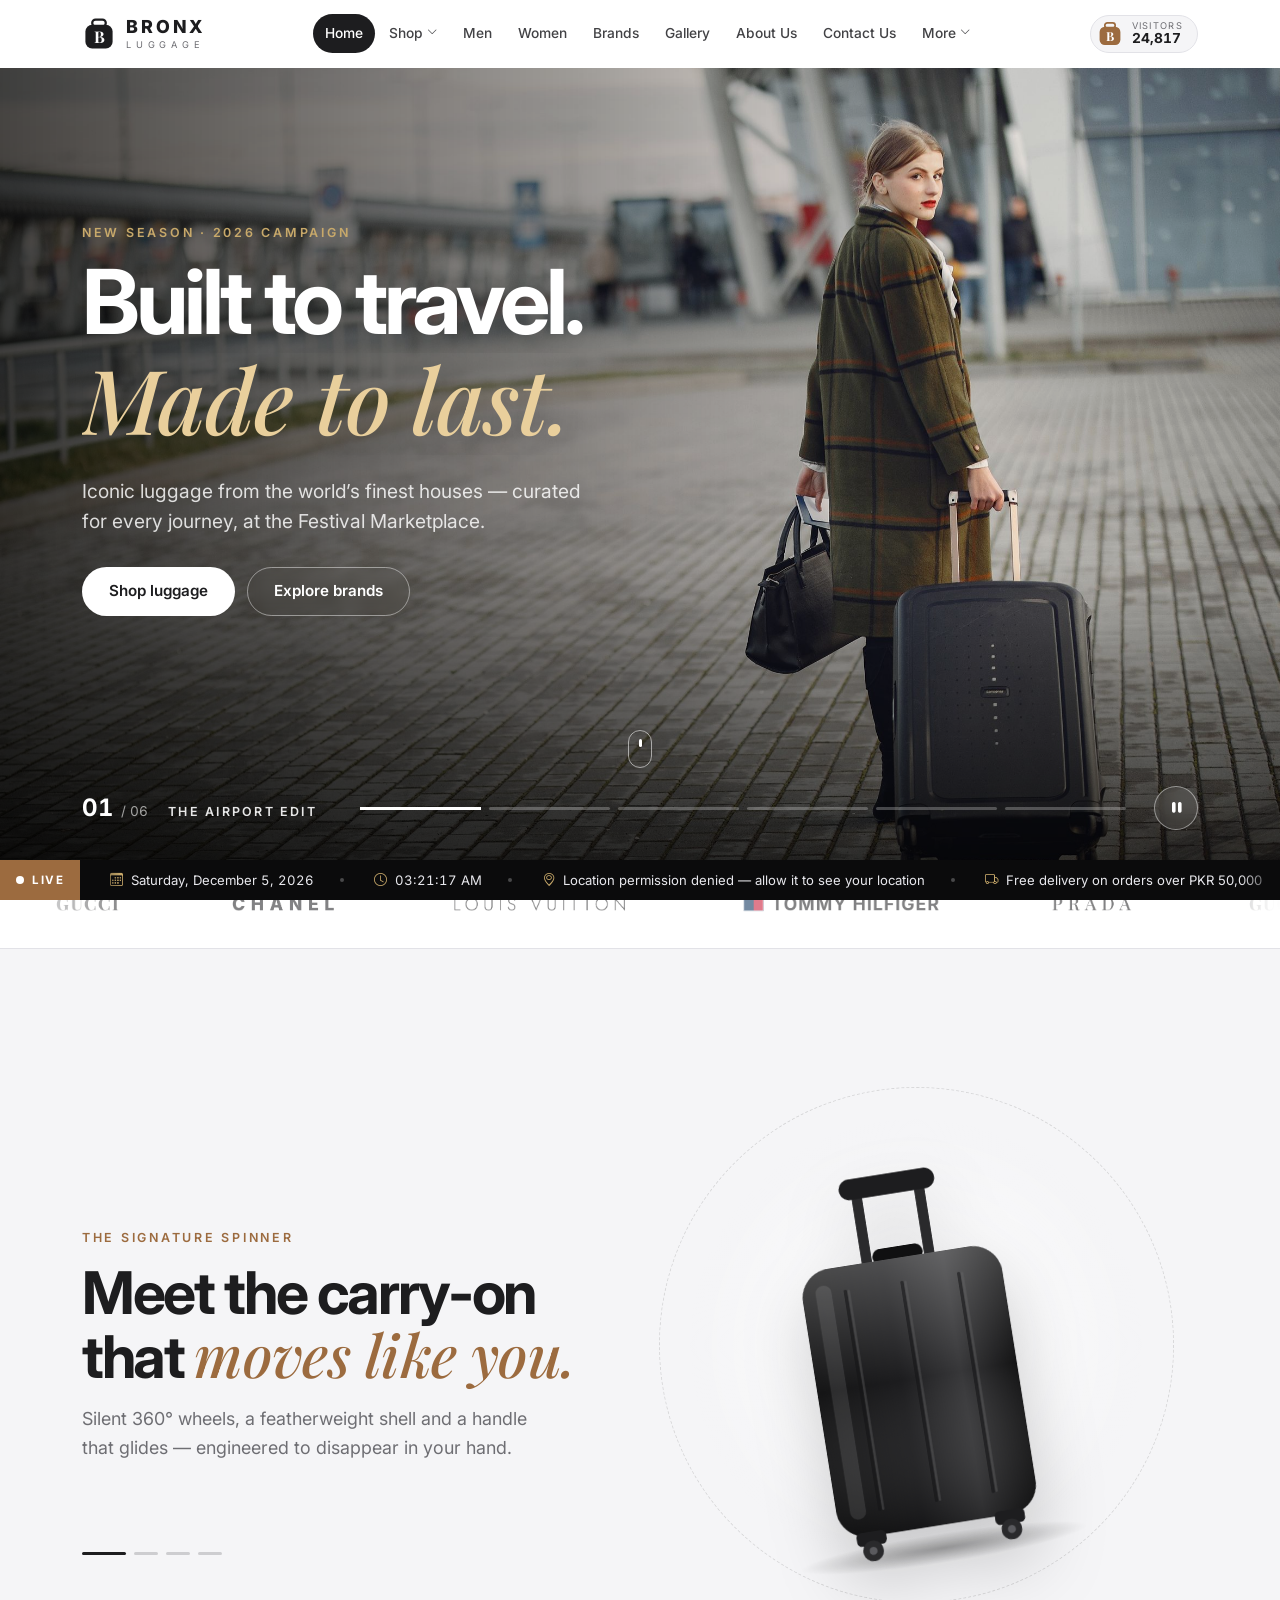
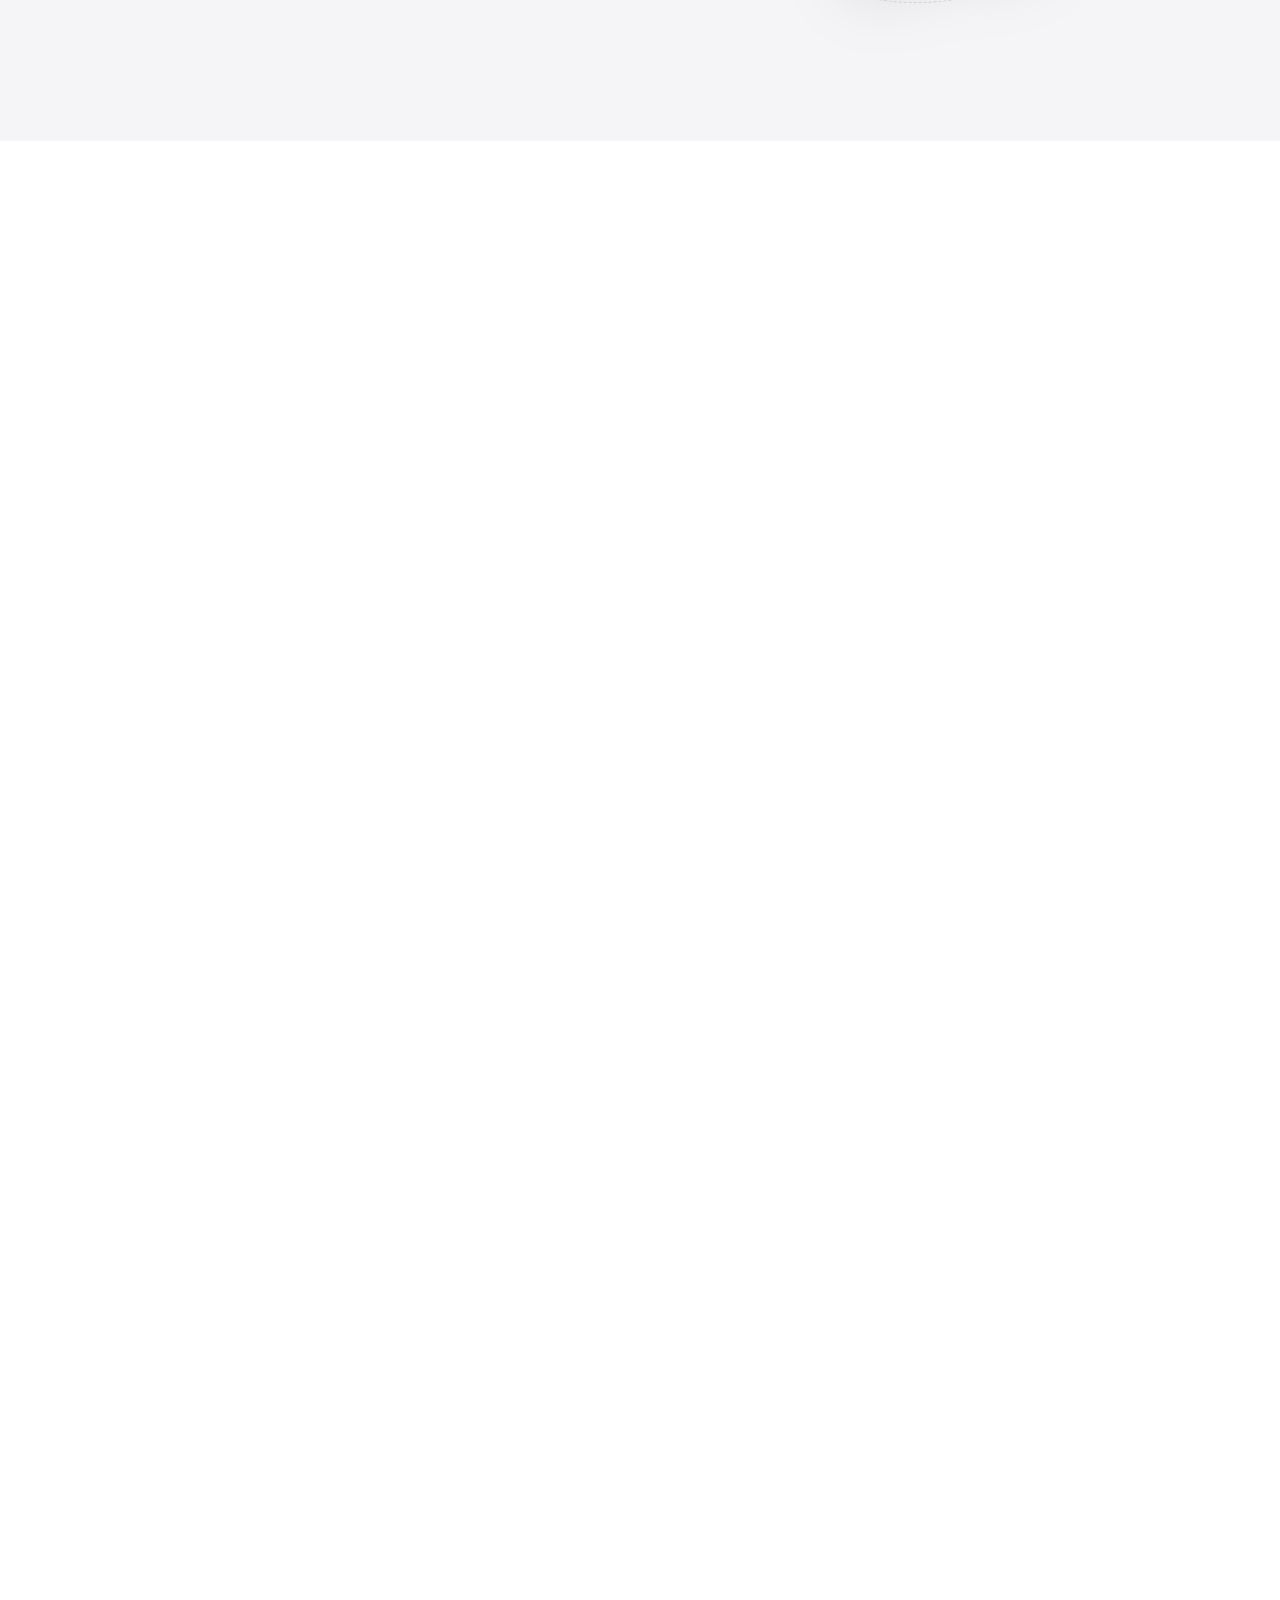
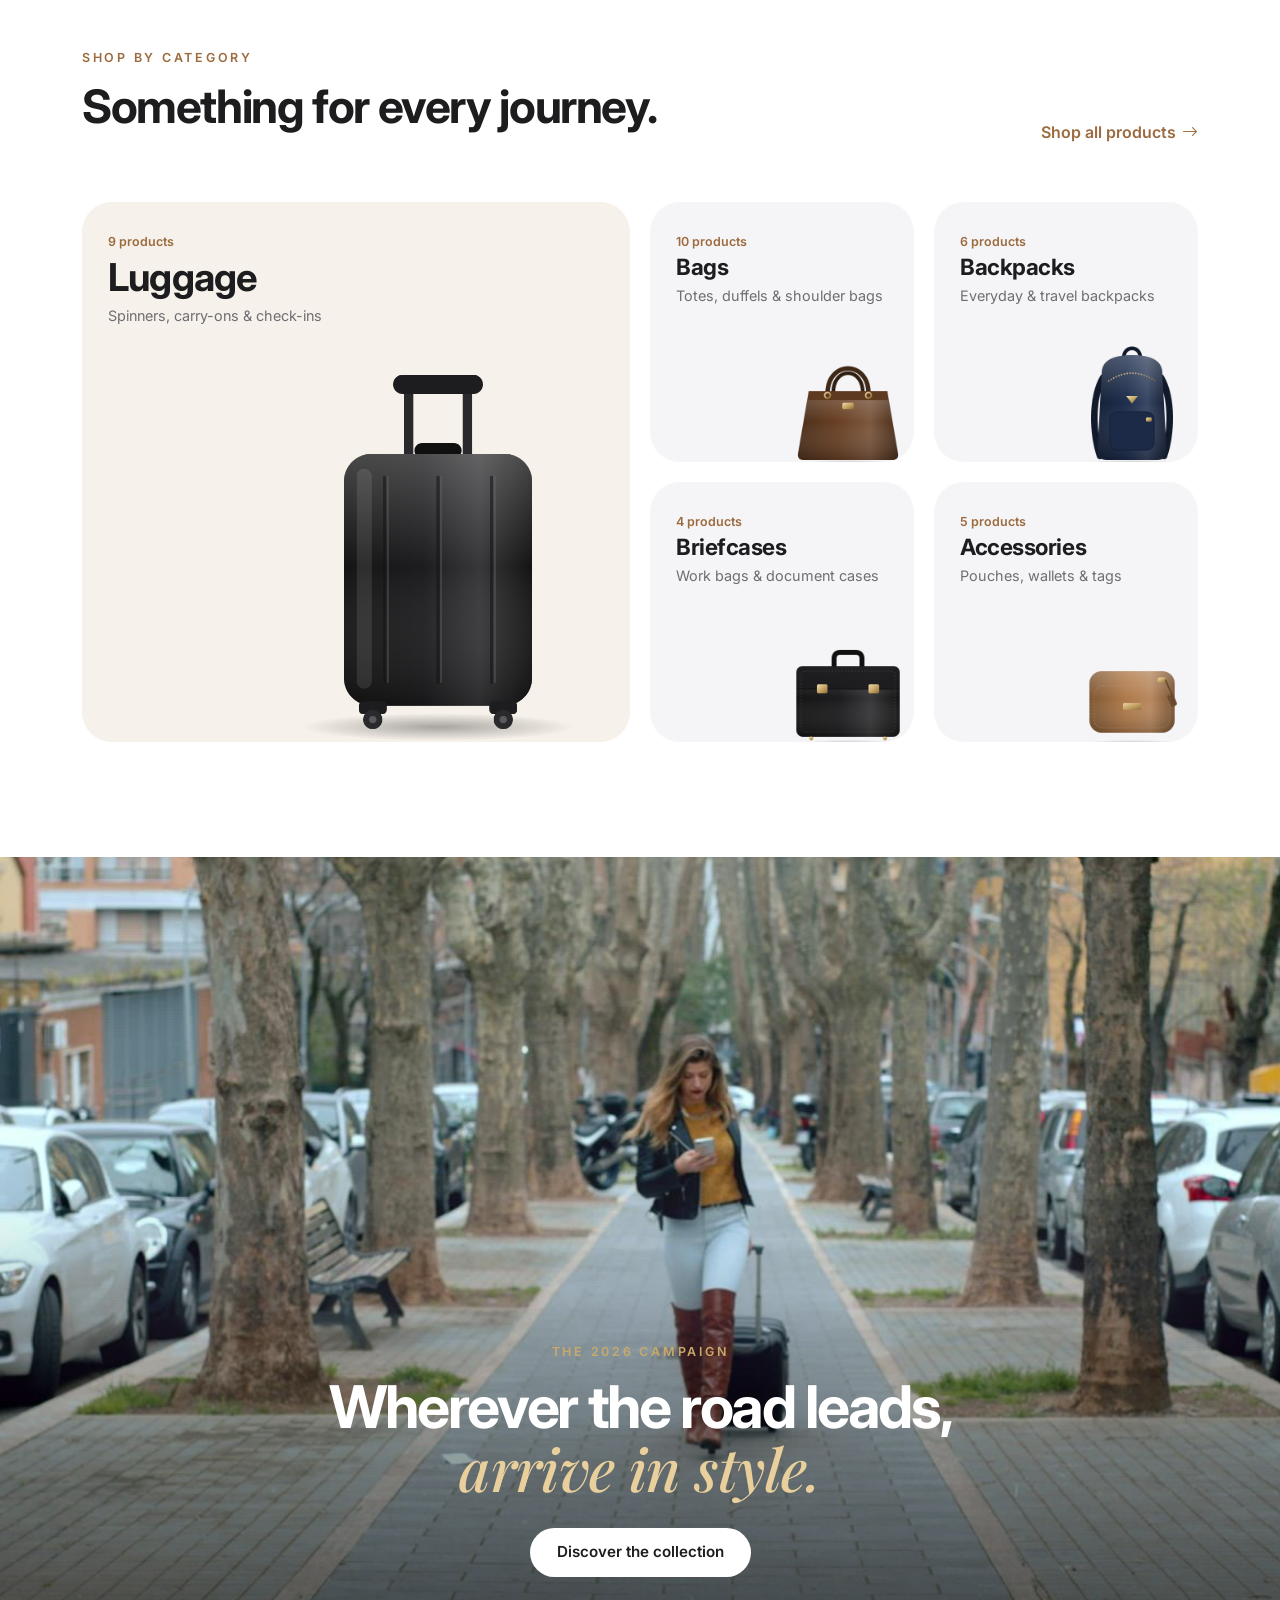
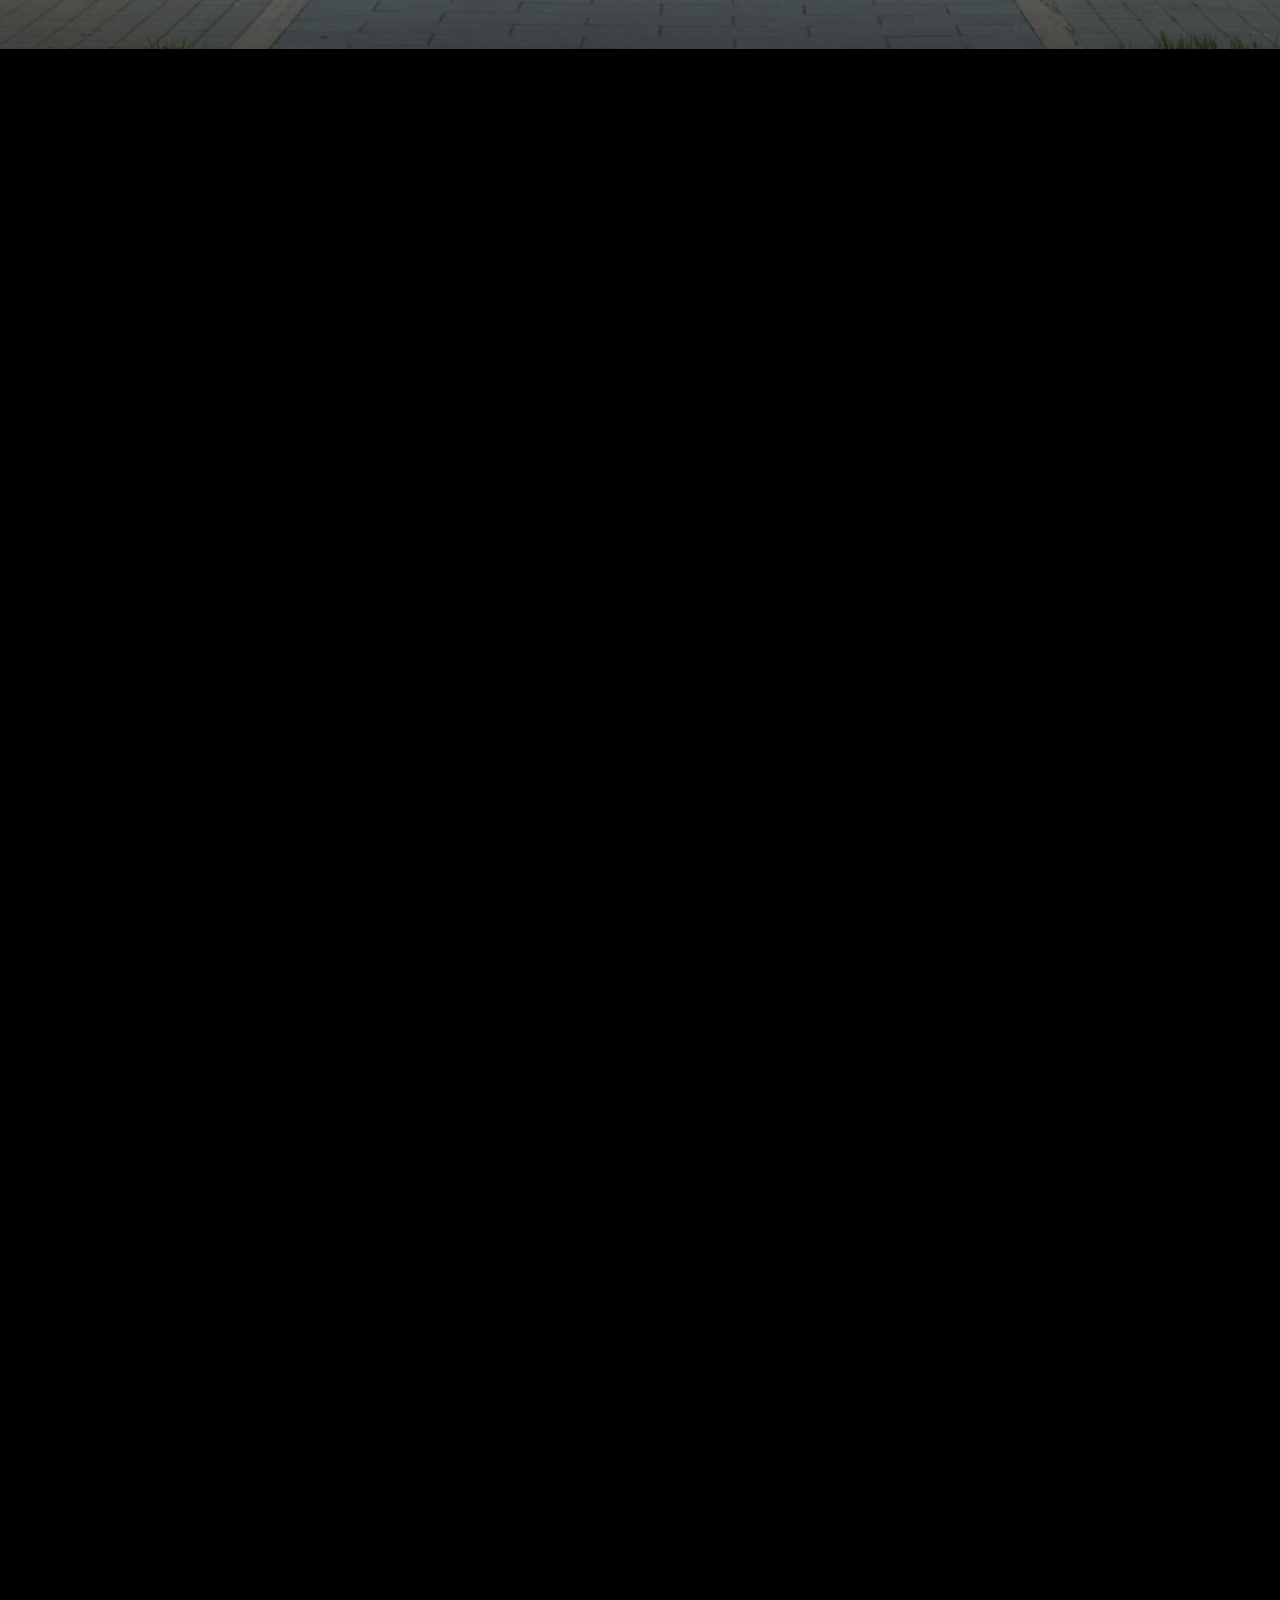
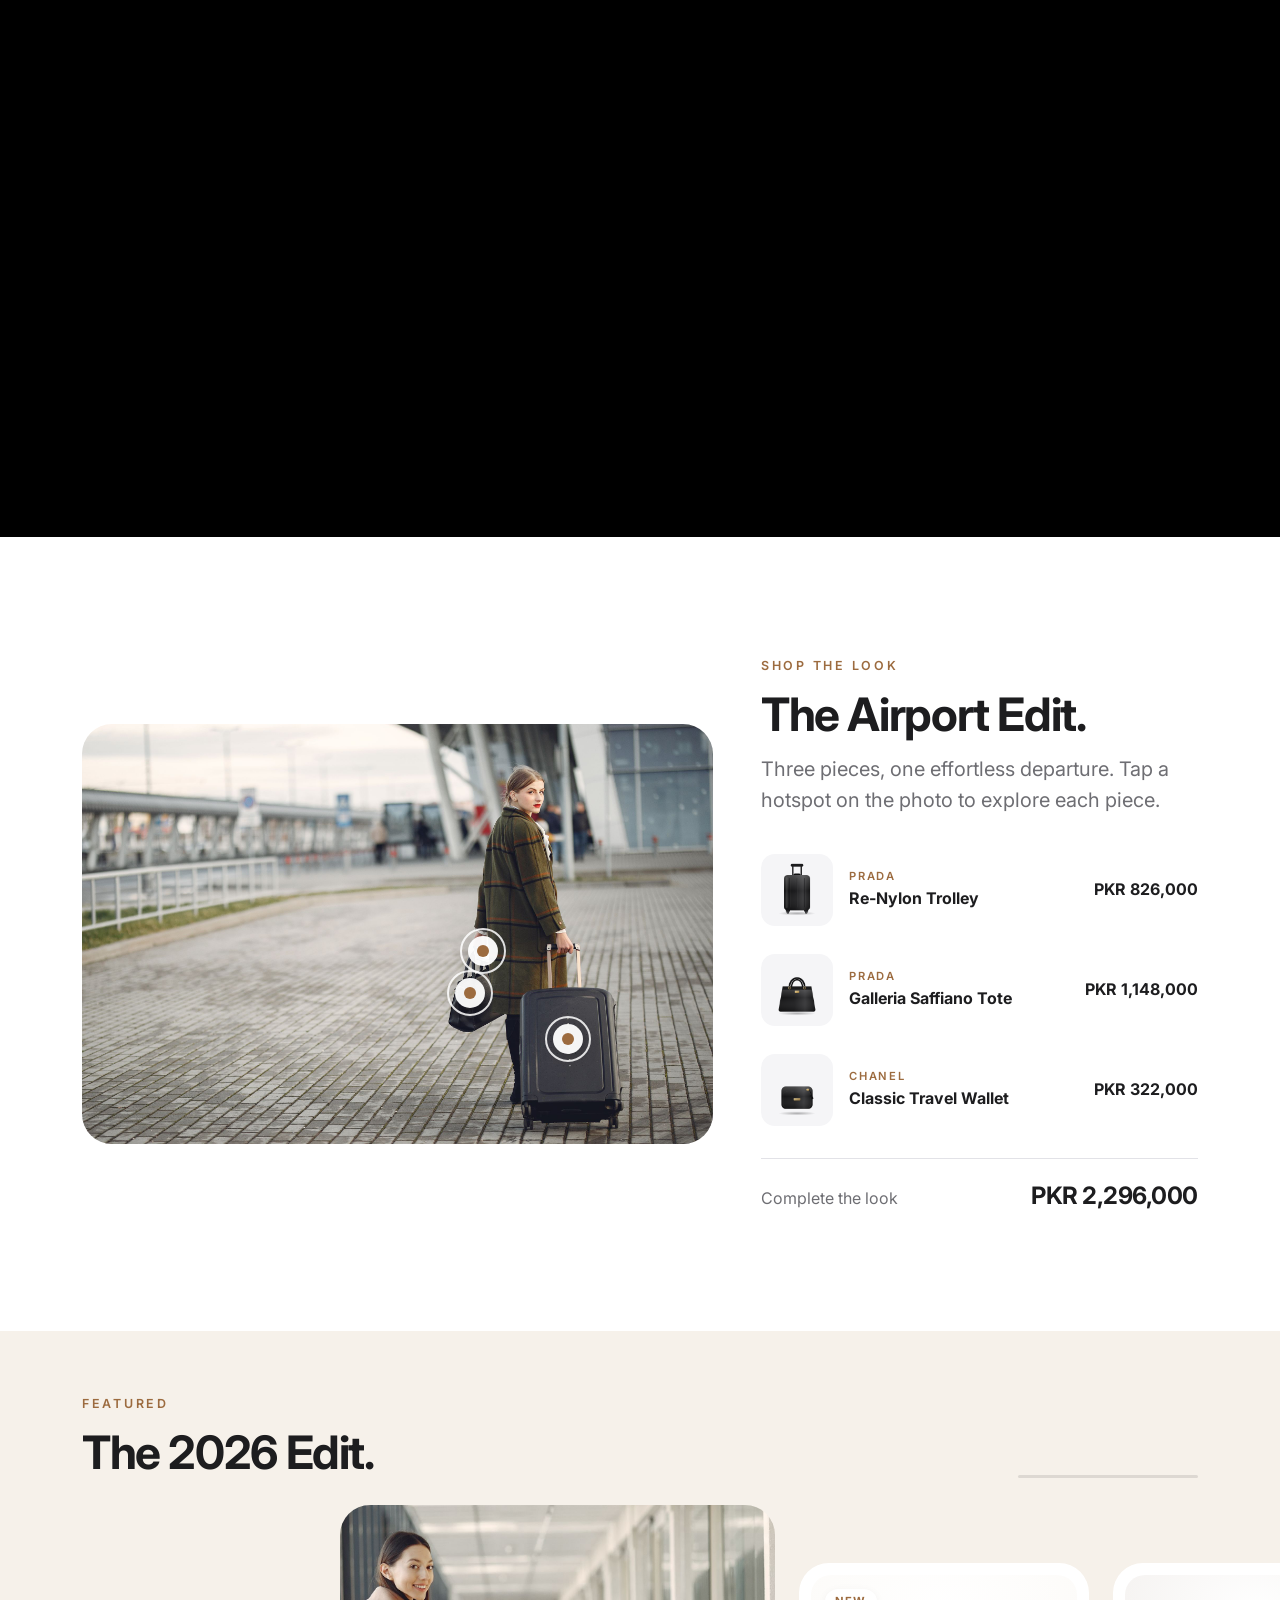
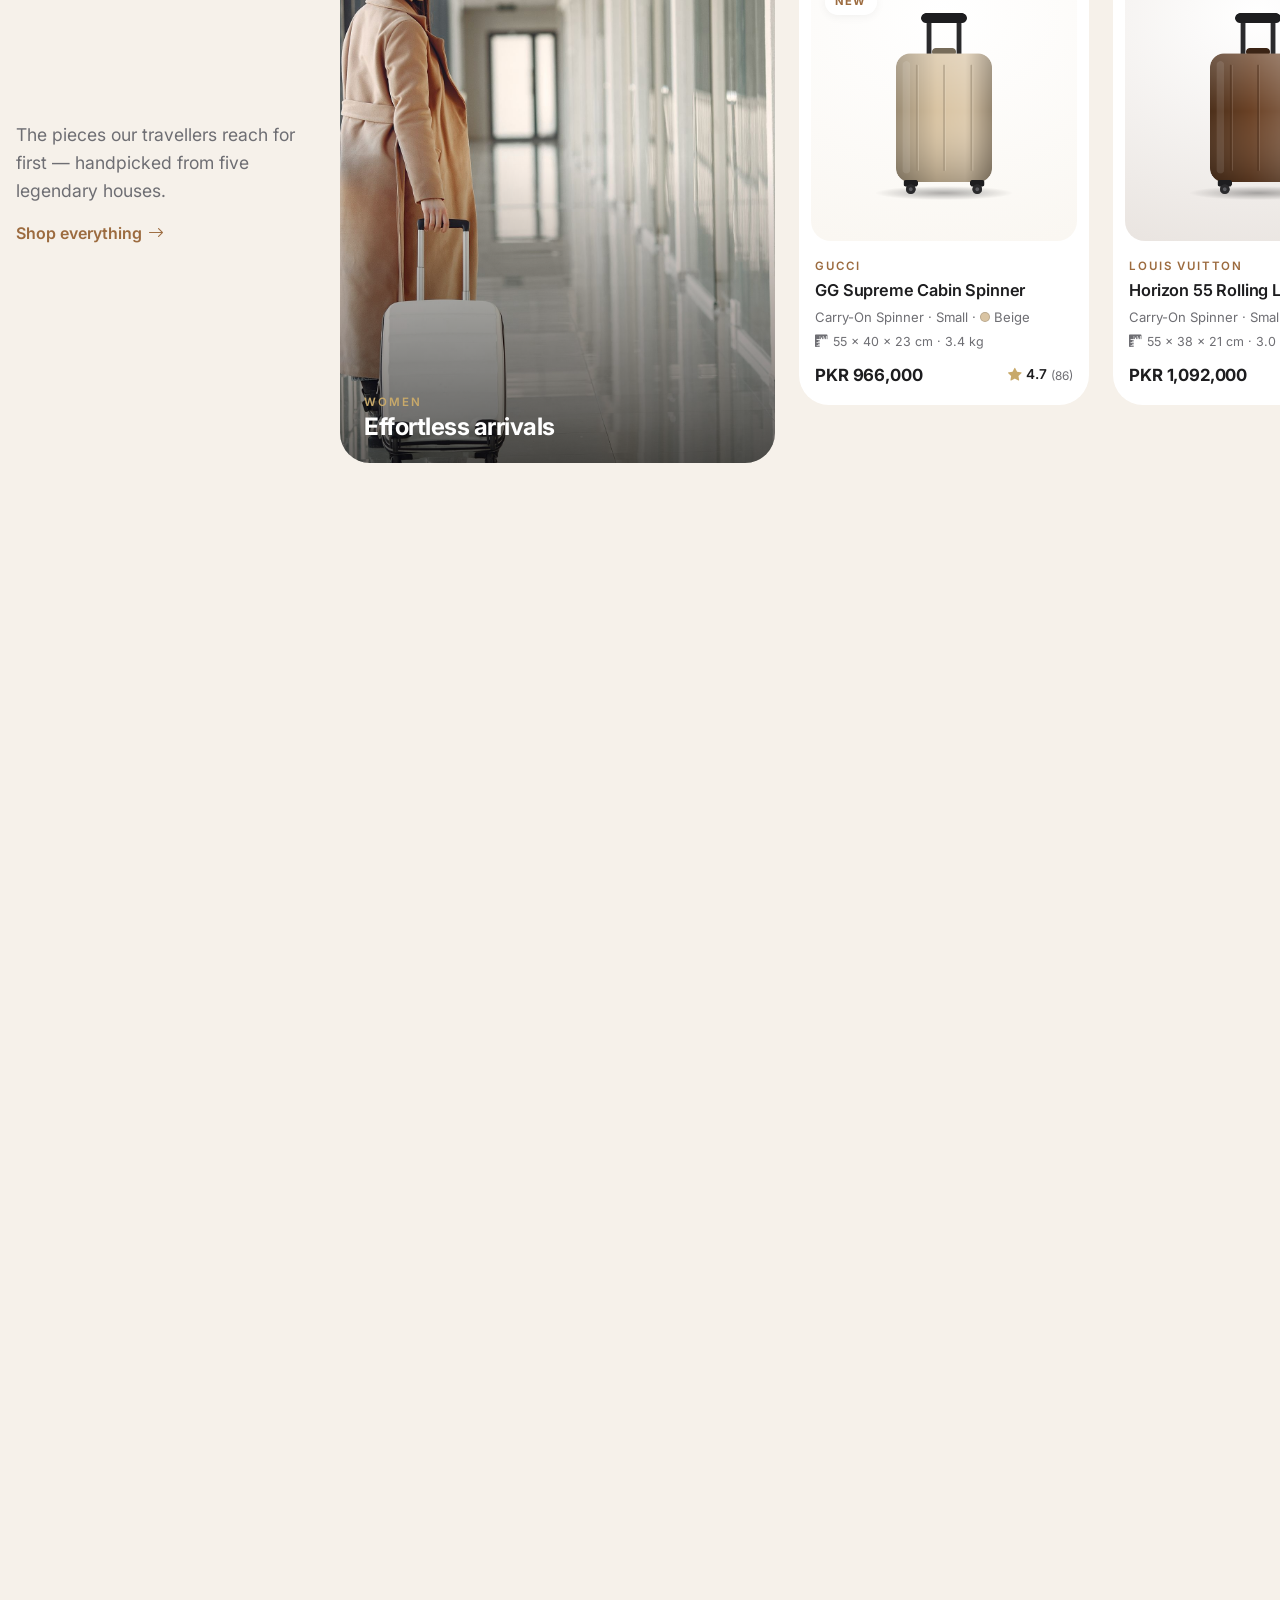
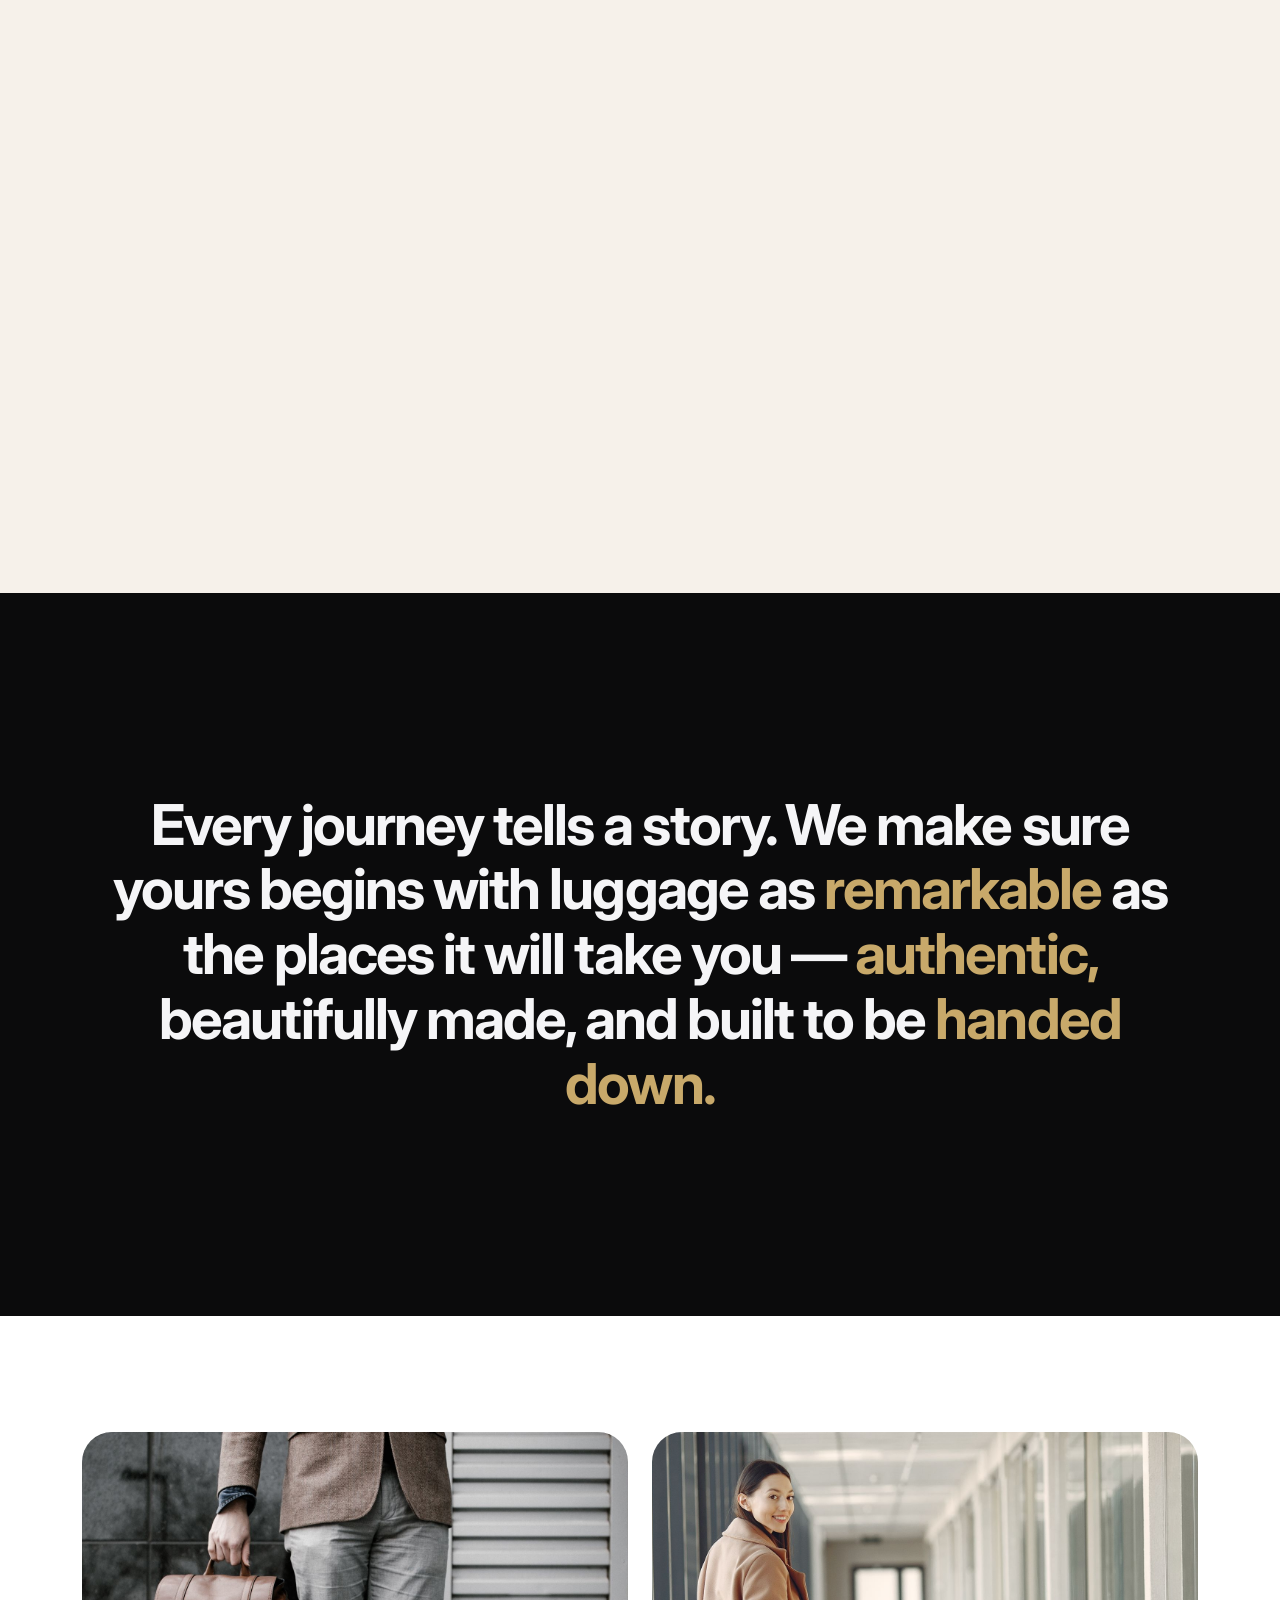
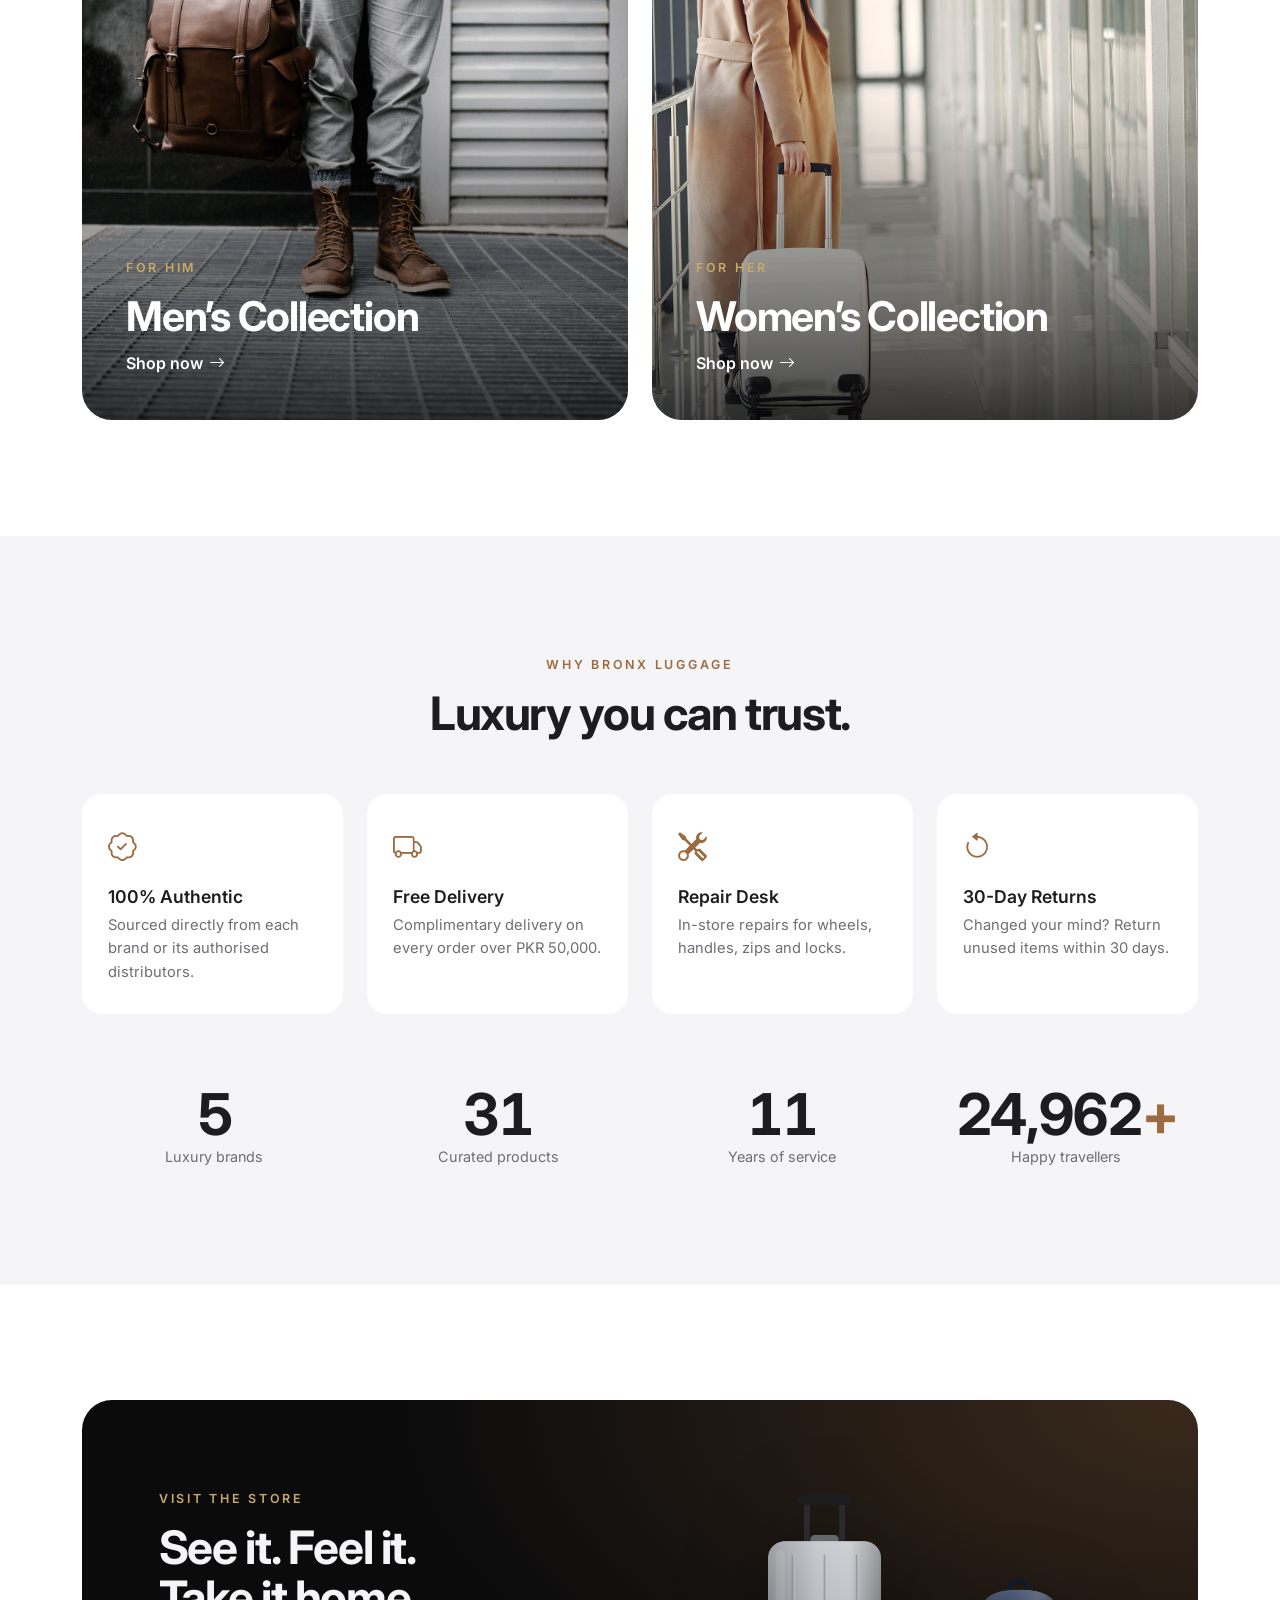
<file: index.html>
<!DOCTYPE html>
<html lang="en">
<head>
  <meta charset="UTF-8">
  <meta name="viewport" content="width=device-width, initial-scale=1">
  <title>Bronx Luggage — Luxury Luggage, Bags &amp; Backpacks</title>
  <meta name="description" content="Bronx Luggage at the Festival Marketplace: luxury and everyday luggage, bags, backpacks and travel accessories from Gucci, Chanel, Louis Vuitton, Tommy Hilfiger and Prada.">
  <link rel="icon" type="image/svg+xml" href="images/logo/favicon.svg">
  <link rel="alternate icon" type="image/png" href="images/logo/favicon.png">
  <link rel="preconnect" href="https://fonts.googleapis.com">
  <link rel="preconnect" href="https://fonts.gstatic.com" crossorigin>
  <link href="https://fonts.googleapis.com/css2?family=Inter:wght@300;400;500;600;700;800;900&family=Jost:wght@300;500&family=Playfair+Display:ital,wght@0,500;0,700;1,500&display=swap" rel="stylesheet">
  <link href="https://cdn.jsdelivr.net/npm/bootstrap@5.3.3/dist/css/bootstrap.min.css" rel="stylesheet">
  <link href="https://cdn.jsdelivr.net/npm/bootstrap-icons@1.11.3/font/bootstrap-icons.min.css" rel="stylesheet">
  <link href="css/style.css" rel="stylesheet">
  <link href="css/home.css" rel="stylesheet">
</head>
<body data-page="home">
  <div id="loader" class="loader"></div>
  <header id="site-header" class="site-header"></header>
  <div class="scroll-progress" id="scrollProgress" aria-hidden="true"><span></span></div>
  <div class="cursor-ring" id="cursorRing" aria-hidden="true"><span class="cursor-label" id="cursorLabel"></span></div>

  <main id="main">

    <!-- ============ 1. HERO: CAMPAIGN CAROUSEL ============
         Six slides (photos → videos → photos) that advance automatically every 1.5 seconds.
         Photos: Pexels free licence (pexels.com), saved in images/hero/
         Videos: Mixkit free licence (mixkit.co), saved in images/videos/ -->
    <section class="hero" id="hero" aria-label="Bronx Luggage 2026 campaign">
      <div id="heroCarousel" class="carousel slide carousel-fade hero-carousel">
        <div class="carousel-inner">
          <div class="carousel-item active" data-caption="The Airport Edit">
            <img class="hero-media" src="images/hero/hero-1-airport-edit.jpg" alt="Model with a black spinner suitcase and leather handbag outside an airport terminal" style="object-position: 62% 40%">
          </div>
          <div class="carousel-item" data-caption="Effortless Arrivals">
            <img class="hero-media" src="images/hero/hero-2-effortless-arrivals.jpg" alt="Traveller in a camel coat with a white hardside suitcase in an airport corridor" style="object-position: 60% 35%">
          </div>
          <div class="carousel-item" data-caption="Street-Style Carry-On">
            <video class="hero-media" muted loop playsinline preload="auto" poster="images/videos/hero-3-model-suitcase.jpg" aria-hidden="true">
              <source src="images/videos/hero-3-model-suitcase.mp4" type="video/mp4">
            </video>
          </div>
          <div class="carousel-item" data-caption="Built for the Terminal">
            <video class="hero-media" muted loop playsinline preload="auto" poster="images/videos/hero-4-airport-luggage.jpg" aria-hidden="true">
              <source src="images/videos/hero-4-airport-luggage.mp4" type="video/mp4">
            </video>
          </div>
          <div class="carousel-item" data-caption="The Statement Bag">
            <img class="hero-media hero-media--right" src="images/hero/hero-5-statement-bag.jpg" alt="Street-style model holding a structured designer handbag" style="object-position: 50% 30%">
          </div>
          <div class="carousel-item" data-caption="Crafted for Him">
            <img class="hero-media" src="images/hero/hero-6-menswear-leather.jpg" alt="Man in a tweed blazer carrying a brown leather backpack" style="object-position: 55% 30%">
          </div>
        </div>
      </div>

      <div class="hero-shade" aria-hidden="true"></div>

      <div class="hero-content container-xl">
        <span class="eyebrow hero-eyebrow rise">New Season · 2026 Campaign</span>
        <h1 class="hero-title">
          <span class="line"><span class="rise d1">Built to travel.</span></span>
          <span class="line"><span class="serif rise d2">Made to last.</span></span>
        </h1>
        <p class="hero-lead rise d3">Iconic luggage from the world’s finest houses — curated for every journey, at the Festival Marketplace.</p>
        <div class="hero-cta rise d4">
          <a href="shop.html?cat=luggage" class="btn btn-bl-light magnetic">Shop luggage</a>
          <a href="brands.html" class="btn btn-ghost-light magnetic">Explore brands</a>
        </div>
      </div>

      <div class="hero-bottom container-xl">
        <div class="hero-caption" aria-live="polite">
          <span class="hc-num" id="heroNum">01</span><span class="hc-total">/ 06</span>
          <span class="hc-text" id="heroCaption">The Airport Edit</span>
        </div>
        <div class="hero-progress" id="heroProgress" role="tablist" aria-label="Choose scene">
          <button type="button" data-bs-target="#heroCarousel" data-bs-slide-to="0" class="active" aria-current="true" aria-label="Scene 1"><span></span></button>
          <button type="button" data-bs-target="#heroCarousel" data-bs-slide-to="1" aria-label="Scene 2"><span></span></button>
          <button type="button" data-bs-target="#heroCarousel" data-bs-slide-to="2" aria-label="Scene 3"><span></span></button>
          <button type="button" data-bs-target="#heroCarousel" data-bs-slide-to="3" aria-label="Scene 4"><span></span></button>
          <button type="button" data-bs-target="#heroCarousel" data-bs-slide-to="4" aria-label="Scene 5"><span></span></button>
          <button type="button" data-bs-target="#heroCarousel" data-bs-slide-to="5" aria-label="Scene 6"><span></span></button>
        </div>
        <button type="button" class="hero-toggle" id="heroToggle" aria-label="Pause slideshow"><i class="bi bi-pause-fill"></i></button>
      </div>

      <a href="#showcase" class="hero-scroll" aria-label="Scroll to the signature spinner"><span></span></a>
    </section>

    <!-- ============ 2. BRAND MARQUEE ============ -->
    <section class="brand-strip" aria-label="Brands we carry">
      <div class="brand-marquee"><div class="brand-marquee-track" id="brandMarquee"></div></div>
    </section>

    <!-- ============ 3. PINNED PRODUCT SHOWCASE (scroll-driven) ============ -->
    <section class="showcase" id="showcase" aria-label="The signature spinner">
      <div class="showcase-sticky" id="showcaseSticky">
        <div class="container-xl showcase-grid">

          <div class="showcase-copy">
            <div class="sc-step is-active" data-step="0">
              <span class="eyebrow">The Signature Spinner</span>
              <h2 class="sc-title">Meet the carry-on<br>that <span class="serif">moves like you.</span></h2>
              <p class="sc-text">Silent 360° wheels, a featherweight shell and a handle that glides — engineered to disappear in your hand.</p>
            </div>
            <div class="sc-step" data-step="1">
              <span class="eyebrow">Engineering</span>
              <h2 class="sc-title">Every detail,<br><span class="serif">considered.</span></h2>
              <p class="sc-text">Look closer. An aluminium telescopic handle, a scratch-resistant shell, a TSA-approved lock and four whisper-quiet spinner wheels.</p>
            </div>
            <div class="sc-step" data-step="2">
              <span class="eyebrow">Built to last</span>
              <h2 class="sc-title">Made for a lifetime.<br><span class="serif">Then another.</span></h2>
              <div class="sc-facts">
                <div><strong>5 yr</strong><span>Warranty</span></div>
                <div><strong>Free</strong><span>In-store repairs</span></div>
                <div><strong>30 day</strong><span>Returns</span></div>
              </div>
            </div>
            <div class="sc-step" data-step="3">
              <span class="eyebrow">Colour</span>
              <h2 class="sc-title">Eight colours.<br><span class="serif">One icon.</span></h2>
              <div class="sc-swatches" id="scSwatches" role="radiogroup" aria-label="Choose a colour"></div>
              <p class="sc-shown" id="scShown"></p>
              <button type="button" class="btn btn-bl magnetic" id="scView">View this piece <i class="bi bi-arrow-right"></i></button>
            </div>

            <div class="sc-index" aria-hidden="true">
              <span class="is-active"></span><span></span><span></span><span></span>
            </div>
          </div>

          <div class="showcase-stage" id="showcaseStage">
            <div class="sc-glow"></div>
            <div class="sc-ring"></div>
            <div class="sc-art" id="scArt">
              <img class="sc-img is-current" id="scImgA" src="images/products/bl-004.png" alt="Black hardside spinner suitcase">
              <img class="sc-img" id="scImgB" src="images/products/bl-004.png" alt="" aria-hidden="true">
            </div>
            <div class="sc-callout right" style="--x:50%; --y:7%"><i></i><span>Aluminium telescopic handle</span></div>
            <div class="sc-callout right" style="--x:68%; --y:47%"><i></i><span>Scratch-resistant shell</span></div>
            <div class="sc-callout left" style="--x:31%; --y:34%"><i></i><span>TSA-approved lock</span></div>
            <div class="sc-callout left" style="--x:34%; --y:87%"><i></i><span>4 × 360° silent wheels</span></div>
          </div>

        </div>
      </div>
    </section>

    <!-- ============ 4. CATEGORIES ============ -->
    <section class="section" id="categories" aria-labelledby="catTitle">
      <div class="container-xl">
        <div class="section-head d-flex flex-wrap justify-content-between align-items-end gap-3">
          <div class="reveal">
            <span class="eyebrow">Shop by category</span>
            <h2 class="section-title" id="catTitle">Something for every journey.</h2>
          </div>
          <a href="shop.html" class="link-arrow reveal">Shop all products <i class="bi bi-arrow-right"></i></a>
        </div>
        <div class="cat-grid" id="catGrid"></div>
      </div>
    </section>

    <!-- ============ 5. ZOOM-THROUGH VIDEO ============ -->
    <section class="zoom" id="zoom" aria-label="Go further">
      <div class="zoom-sticky">
        <video class="zoom-video" id="zoomVideo" muted loop playsinline preload="metadata" poster="images/videos/hero-3-model-suitcase.jpg" aria-hidden="true">
          <source src="images/videos/hero-3-model-suitcase.mp4" type="video/mp4">
        </video>
        <div class="zoom-mask" id="zoomMask" aria-hidden="true"><span>GO<br>FURTHER</span></div>
        <div class="zoom-caption" id="zoomCaption">
          <span class="eyebrow">The 2026 Campaign</span>
          <h2>Wherever the road leads,<br><span class="serif">arrive in style.</span></h2>
          <a href="shop.html" class="btn btn-bl-light magnetic">Discover the collection</a>
        </div>
      </div>
    </section>

    <!-- ============ 6. SHOP THE LOOK ============ -->
    <section class="section look" id="look" aria-labelledby="lookTitle">
      <div class="container-xl">
        <div class="row g-5 align-items-center">
          <div class="col-lg-7">
            <div class="look-photo reveal-scale reveal" id="lookPhoto">
              <img src="images/hero/hero-1-airport-edit.jpg" alt="Model at the airport with a black spinner suitcase, a black leather tote and a travel wallet" loading="lazy">
              <button type="button" class="hotspot" style="left:77%; top:75%" data-id="bl-004" aria-label="Suitcase: view product"><span></span></button>
              <button type="button" class="hotspot" style="left:61.5%; top:64%" data-id="bl-013" aria-label="Handbag: view product"><span></span></button>
              <button type="button" class="hotspot" style="left:63.5%; top:54%" data-id="bl-033" aria-label="Travel wallet: view product"><span></span></button>
              <div class="hotspot-tip" id="hotspotTip" role="tooltip"></div>
            </div>
          </div>
          <div class="col-lg-5">
            <div class="reveal">
              <span class="eyebrow">Shop the look</span>
              <h2 class="section-title" id="lookTitle">The Airport Edit.</h2>
              <p class="lead-text">Three pieces, one effortless departure. Tap a hotspot on the photo to explore each piece.</p>
            </div>
            <ul class="look-list reveal" id="lookList"></ul>
            <div class="look-total reveal">
              <span>Complete the look</span>
              <strong id="lookTotal"></strong>
            </div>
          </div>
        </div>
      </div>
    </section>

    <!-- ============ 7. THE 2026 EDIT (vertical scroll → horizontal) ============ -->
    <section class="edit" id="edit" aria-labelledby="editTitle">
      <div class="edit-sticky" id="editSticky">
        <div class="container-xl edit-head">
          <div>
            <span class="eyebrow">Featured</span>
            <h2 class="section-title mb-0" id="editTitle">The 2026 Edit.</h2>
          </div>
          <div class="edit-meter" aria-hidden="true"><span id="editMeter"></span></div>
        </div>
        <div class="edit-track" id="editTrack"></div>
      </div>
    </section>

    <!-- ============ 8. STATEMENT (words light up while scrolling) ============ -->
    <section class="statement bg-dark-bl" aria-label="Our promise">
      <div class="container-xl">
        <p class="statement-text" id="statementText">Every journey tells a story. We make sure yours begins with luggage as remarkable as the places it will take you — authentic, beautifully made, and built to be handed down.</p>
      </div>
    </section>

    <!-- ============ 9. MEN / WOMEN ============ -->
    <section class="section" aria-label="Shop men and women">
      <div class="container-xl">
        <div class="row g-4">
          <div class="col-md-6">
            <a href="men.html" class="split-tile split-men reveal">
              <img class="split-photo" src="images/hero/hero-6-menswear-leather.jpg" alt="Man carrying a brown leather backpack" loading="lazy">
              <div class="split-copy">
                <span class="eyebrow">For Him</span>
                <h2>Men’s Collection</h2>
                <span class="link-arrow">Shop now <i class="bi bi-arrow-right"></i></span>
              </div>
            </a>
          </div>
          <div class="col-md-6">
            <a href="women.html" class="split-tile split-women reveal">
              <img class="split-photo" src="images/hero/hero-2-effortless-arrivals.jpg" alt="Woman in a camel coat with a white suitcase" loading="lazy">
              <div class="split-copy">
                <span class="eyebrow">For Her</span>
                <h2>Women’s Collection</h2>
                <span class="link-arrow">Shop now <i class="bi bi-arrow-right"></i></span>
              </div>
            </a>
          </div>
        </div>
      </div>
    </section>

    <!-- ============ 10. PROMISE + STATS ============ -->
    <section class="section bg-soft" aria-labelledby="whyTitle">
      <div class="container-xl">
        <div class="section-head center reveal">
          <span class="eyebrow">Why Bronx Luggage</span>
          <h2 class="section-title" id="whyTitle">Luxury you can trust.</h2>
        </div>
        <div class="row g-4">
          <div class="col-sm-6 col-lg-3"><div class="feature reveal"><i class="bi bi-patch-check"></i><h3>100% Authentic</h3><p>Sourced directly from each brand or its authorised distributors.</p></div></div>
          <div class="col-sm-6 col-lg-3"><div class="feature reveal"><i class="bi bi-truck"></i><h3>Free Delivery</h3><p>Complimentary delivery on every order over PKR 50,000.</p></div></div>
          <div class="col-sm-6 col-lg-3"><div class="feature reveal"><i class="bi bi-tools"></i><h3>Repair Desk</h3><p>In-store repairs for wheels, handles, zips and locks.</p></div></div>
          <div class="col-sm-6 col-lg-3"><div class="feature reveal"><i class="bi bi-arrow-counterclockwise"></i><h3>30-Day Returns</h3><p>Changed your mind? Return unused items within 30 days.</p></div></div>
        </div>
        <div class="stats reveal">
          <div><strong data-count="5">0</strong><span>Luxury brands</span></div>
          <div><strong data-count="34">0</strong><span>Curated products</span></div>
          <div><strong data-count="12">0</strong><span>Years of service</span></div>
          <div><strong data-count="25000">0</strong><span>Happy travellers</span></div>
        </div>
      </div>
    </section>

    <!-- ============ 11. VISIT CTA ============ -->
    <section class="section" aria-labelledby="visitTitle">
      <div class="container-xl">
        <div class="visit reveal-scale reveal">
          <div class="visit-copy">
            <span class="eyebrow">Visit the store</span>
            <h2 class="section-title" id="visitTitle">See it. Feel it.<br>Take it home.</h2>
            <p class="lead-text">Find us inside the Festival Marketplace, ground floor by the main atrium. Our travel specialists are ready to help.</p>
            <div class="hero-cta">
              <a href="contact.html" class="btn btn-bl-light magnetic">Get directions</a>
              <a href="faq.html" class="btn btn-ghost-light magnetic">Read FAQs</a>
            </div>
          </div>
          <div class="visit-art" aria-hidden="true">
            <img data-art="suitcase" data-color="Silver" alt="" class="va-1">
            <img data-art="backpack" data-color="Navy" alt="" class="va-2">
            <img data-art="pouch" data-color="Tan" alt="" class="va-3">
          </div>
        </div>
      </div>
    </section>

  </main>

  <footer id="site-footer" class="site-footer"></footer>
  <div id="ticker" class="ticker"></div>

  <script src="https://code.jquery.com/jquery-3.7.1.min.js"></script>
  <script src="https://cdn.jsdelivr.net/npm/bootstrap@5.3.3/dist/js/bootstrap.bundle.min.js"></script>
  <script src="js/data.js"></script>
  <script src="js/art.js"></script>
  <script src="js/layout.js"></script>
  <script src="js/main.js"></script>
  <script src="js/products.js"></script>
  <script src="js/home.js"></script>
</body>
</html>
</file>
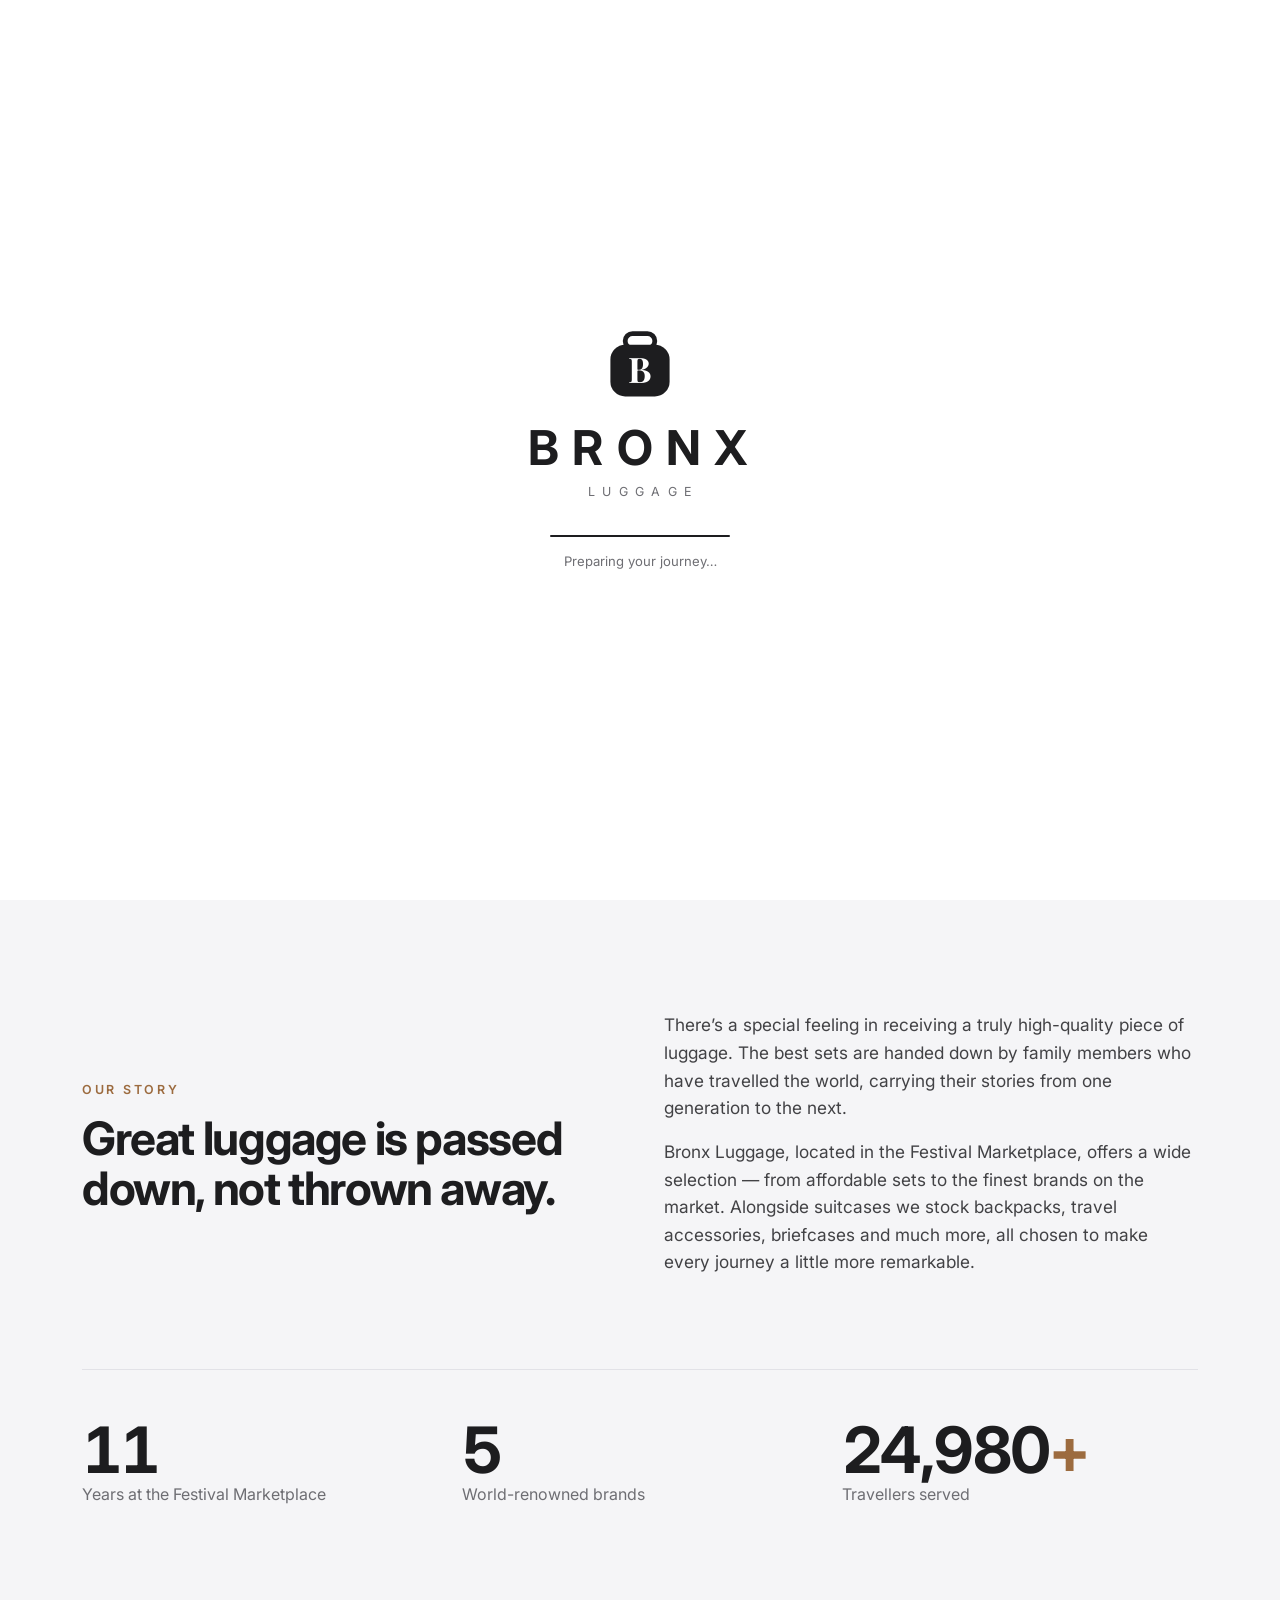
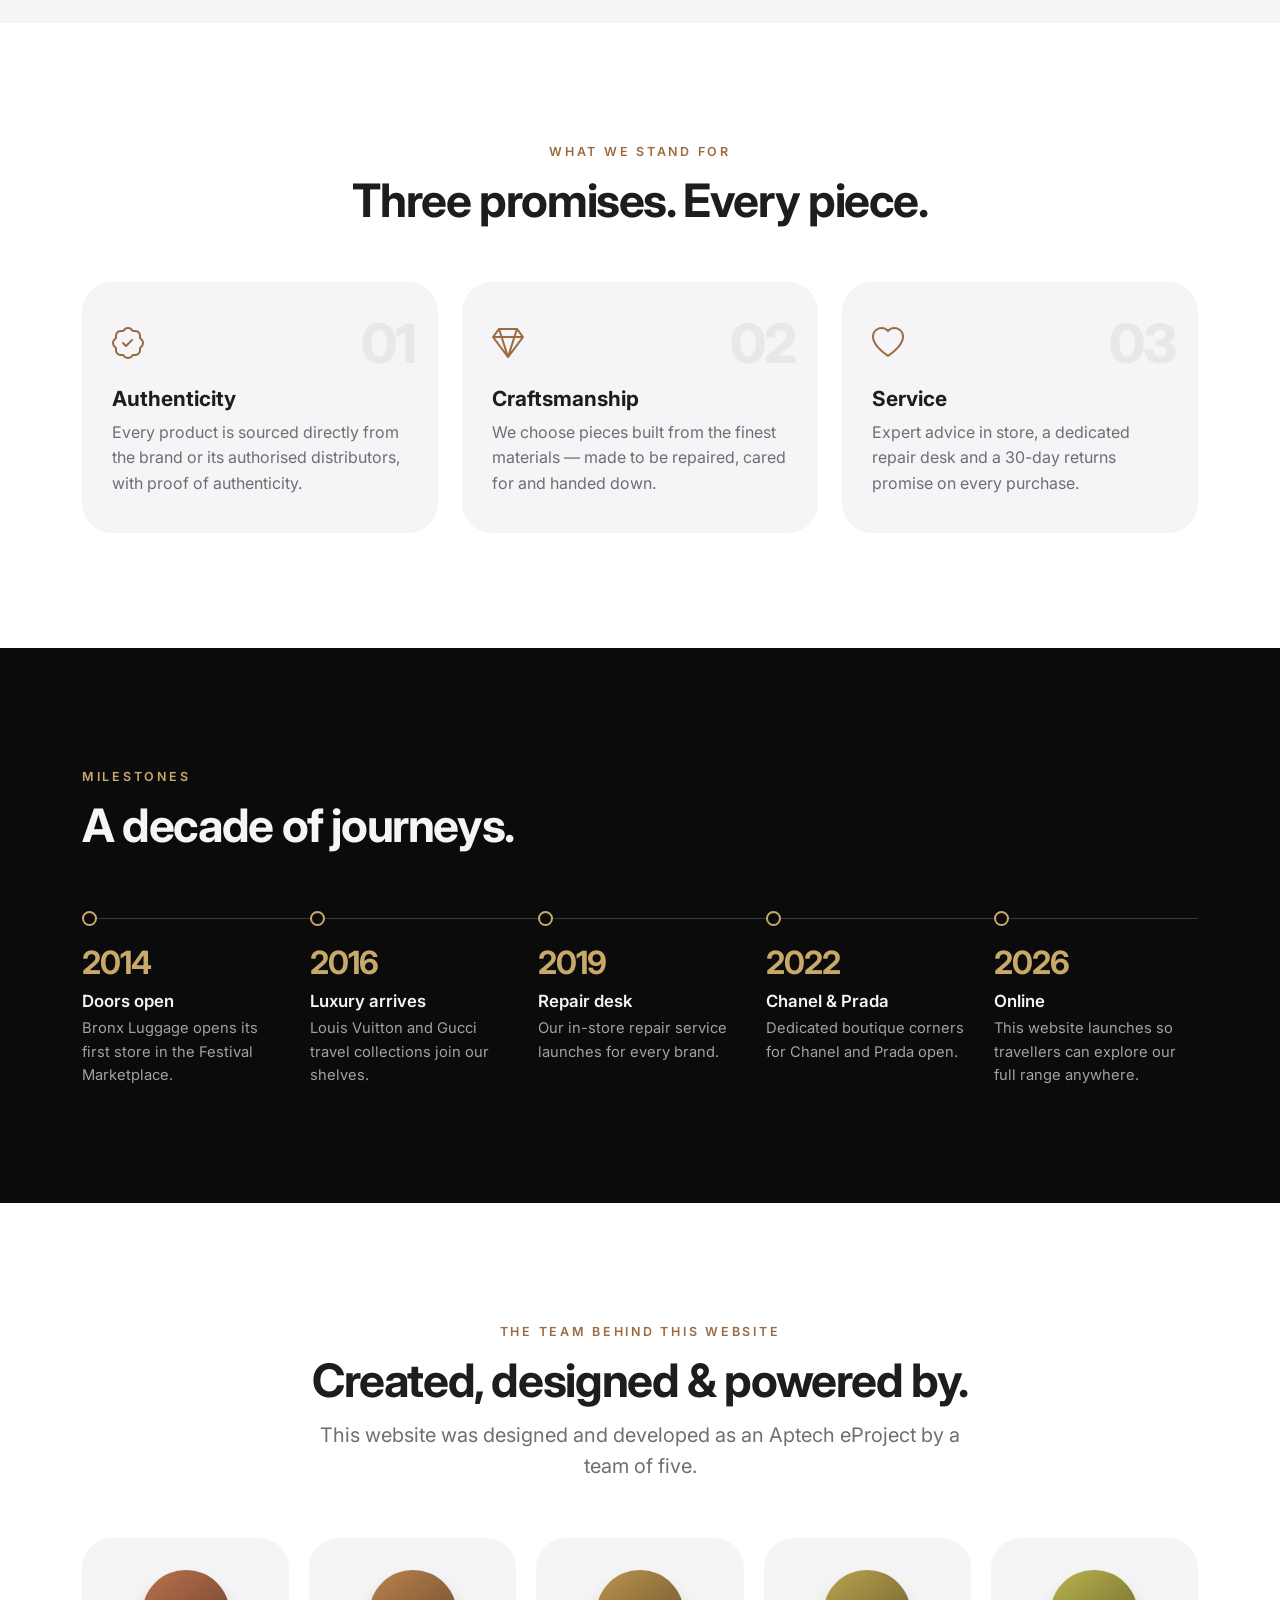
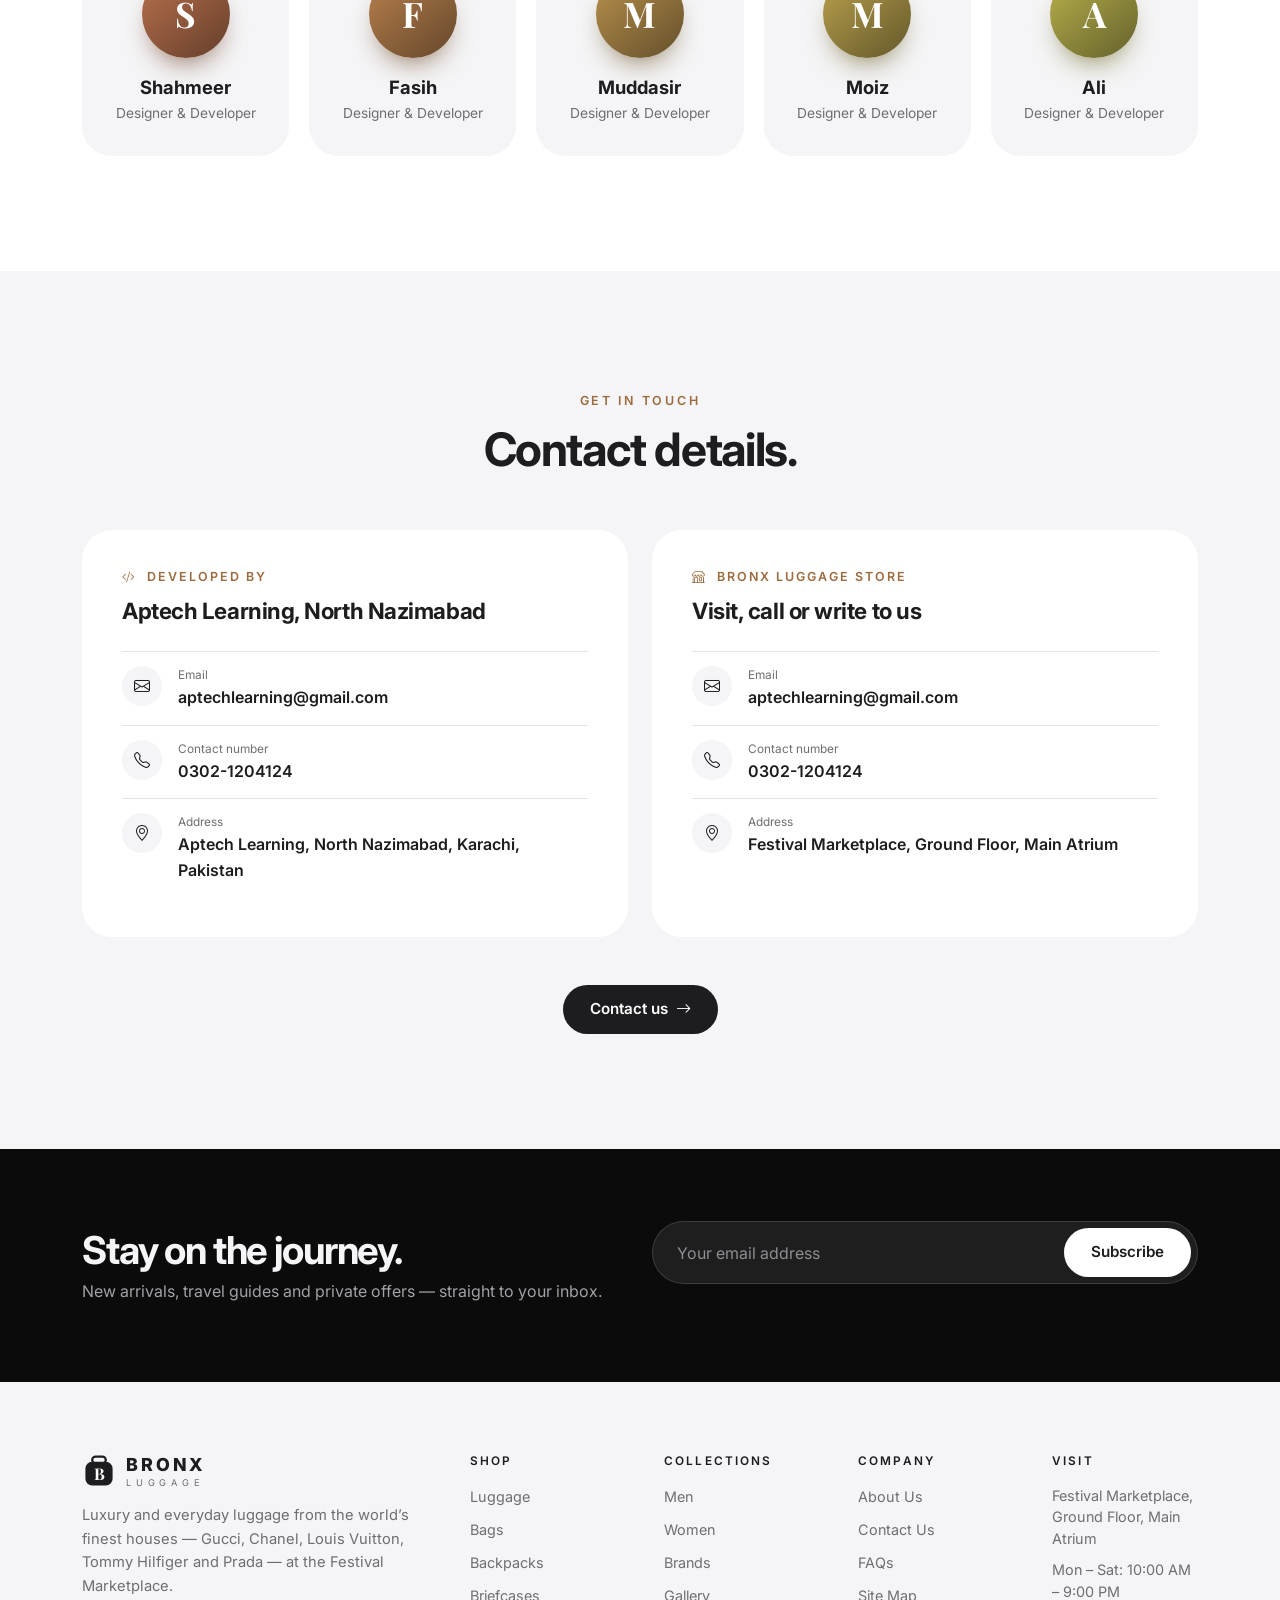
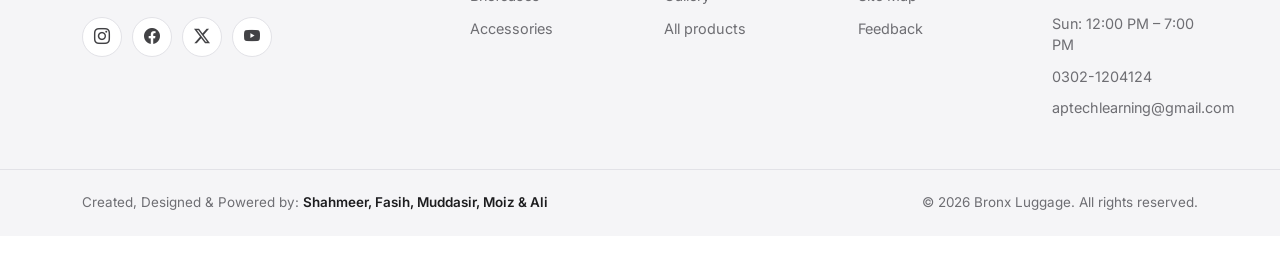
<file: about.html>
<!DOCTYPE html>
<html lang="en">
<head>
  <meta charset="UTF-8">
  <meta name="viewport" content="width=device-width, initial-scale=1">
  <title>About Us — Bronx Luggage</title>
  <meta name="description" content="The story of Bronx Luggage at the Festival Marketplace, our values, and the team behind this website.">
  <link rel="icon" type="image/svg+xml" href="images/logo/favicon.svg">
  <link rel="alternate icon" type="image/png" href="images/logo/favicon.png">
  <link rel="preconnect" href="https://fonts.googleapis.com">
  <link rel="preconnect" href="https://fonts.gstatic.com" crossorigin>
  <link href="https://fonts.googleapis.com/css2?family=Inter:wght@300;400;500;600;700;800&family=Jost:wght@300;500&family=Playfair+Display:ital,wght@0,500;0,700;1,500&display=swap" rel="stylesheet">
  <link href="https://cdn.jsdelivr.net/npm/bootstrap@5.3.3/dist/css/bootstrap.min.css" rel="stylesheet">
  <link href="https://cdn.jsdelivr.net/npm/bootstrap-icons@1.11.3/font/bootstrap-icons.min.css" rel="stylesheet">
  <link href="css/style.css" rel="stylesheet">
  <link href="css/about.css" rel="stylesheet">
</head>
<body data-page="about">
  <div id="loader" class="loader"></div>
  <header id="site-header" class="site-header"></header>

  <main id="main">
    <section class="page-hero">
      <div class="container-xl">
        <ol class="breadcrumb-bl rise"><li><a href="index.html">Home</a></li><li aria-current="page">About Us</li></ol>
        <h1 class="display-title rise d1">Crafted for<br><span class="serif">the journey.</span></h1>
        <p class="lead-text rise d2">Since 2014, Bronx Luggage has helped travellers find luggage that lasts a lifetime — and often longer.</p>
      </div>
      <div class="about-collage rise d3" aria-hidden="true">
        <img data-art="duffel" data-color="Brown" alt="" class="c1">
        <img data-art="suitcase" data-color="Black" alt="" class="c2">
        <img data-art="backpack" data-color="Tan" alt="" class="c3">
      </div>
    </section>

    <!-- story -->
    <section class="section bg-soft">
      <div class="container-xl">
        <div class="row g-5 align-items-center">
          <div class="col-lg-6 reveal">
            <span class="eyebrow">Our story</span>
            <h2 class="section-title">Great luggage is passed down, not thrown away.</h2>
          </div>
          <div class="col-lg-6 reveal">
            <p class="about-text">There’s a special feeling in receiving a truly high-quality piece of luggage. The best sets are handed down by family members who have travelled the world, carrying their stories from one generation to the next.</p>
            <p class="about-text">Bronx Luggage, located in the Festival Marketplace, offers a wide selection — from affordable sets to the finest brands on the market. Alongside suitcases we stock backpacks, travel accessories, briefcases and much more, all chosen to make every journey a little more remarkable.</p>
          </div>
        </div>
        <div class="about-stats reveal">
          <div><strong data-count="12">0</strong><span>Years at the Festival Marketplace</span></div>
          <div><strong data-count="5">0</strong><span>World-renowned brands</span></div>
          <div><strong data-count="25000">0</strong><span>Travellers served</span></div>
        </div>
      </div>
    </section>

    <!-- values -->
    <section class="section">
      <div class="container-xl">
        <div class="section-head center reveal">
          <span class="eyebrow">What we stand for</span>
          <h2 class="section-title">Three promises. Every piece.</h2>
        </div>
        <div class="row g-4">
          <div class="col-md-4"><div class="value-card reveal"><span class="value-num">01</span><i class="bi bi-patch-check"></i><h3>Authenticity</h3><p>Every product is sourced directly from the brand or its authorised distributors, with proof of authenticity.</p></div></div>
          <div class="col-md-4"><div class="value-card reveal"><span class="value-num">02</span><i class="bi bi-gem"></i><h3>Craftsmanship</h3><p>We choose pieces built from the finest materials — made to be repaired, cared for and handed down.</p></div></div>
          <div class="col-md-4"><div class="value-card reveal"><span class="value-num">03</span><i class="bi bi-heart"></i><h3>Service</h3><p>Expert advice in store, a dedicated repair desk and a 30-day returns promise on every purchase.</p></div></div>
        </div>
      </div>
    </section>

    <!-- timeline -->
    <section class="section bg-dark-bl">
      <div class="container-xl">
        <div class="section-head reveal">
          <span class="eyebrow eyebrow-gold">Milestones</span>
          <h2 class="section-title">A decade of journeys.</h2>
        </div>
        <ol class="timeline">
          <li class="reveal"><span class="tl-year">2014</span><h3>Doors open</h3><p>Bronx Luggage opens its first store in the Festival Marketplace.</p></li>
          <li class="reveal"><span class="tl-year">2016</span><h3>Luxury arrives</h3><p>Louis Vuitton and Gucci travel collections join our shelves.</p></li>
          <li class="reveal"><span class="tl-year">2019</span><h3>Repair desk</h3><p>Our in-store repair service launches for every brand.</p></li>
          <li class="reveal"><span class="tl-year">2022</span><h3>Chanel &amp; Prada</h3><p>Dedicated boutique corners for Chanel and Prada open.</p></li>
          <li class="reveal"><span class="tl-year">2026</span><h3>Online</h3><p>This website launches so travellers can explore our full range anywhere.</p></li>
        </ol>
      </div>
    </section>

    <!-- team -->
    <section class="section">
      <div class="container-xl">
        <div class="section-head center reveal">
          <span class="eyebrow">The team behind this website</span>
          <h2 class="section-title">Created, designed &amp; powered by.</h2>
          <p class="lead-text">This website was designed and developed as an Aptech eProject by a team of five.</p>
        </div>
        <div class="team-grid" id="teamGrid"></div>
      </div>
    </section>

    <!-- contact details -->
    <section class="section bg-soft" id="details">
      <div class="container-xl">
        <div class="section-head center reveal">
          <span class="eyebrow">Get in touch</span>
          <h2 class="section-title">Contact details.</h2>
        </div>
        <div class="row g-4">
          <div class="col-lg-6">
            <div class="info-panel reveal">
              <h3><i class="bi bi-code-slash"></i> Developed by</h3>
              <p class="info-org" id="devName"></p>
              <ul class="info-list">
                <li><i class="bi bi-envelope"></i><div><small>Email</small><a id="devEmail"></a></div></li>
                <li><i class="bi bi-telephone"></i><div><small>Contact number</small><a id="devPhone"></a></div></li>
                <li><i class="bi bi-geo-alt"></i><div><small>Address</small><span id="devAddress"></span></div></li>
              </ul>
            </div>
          </div>
          <div class="col-lg-6">
            <div class="info-panel reveal">
              <h3><i class="bi bi-shop"></i> Bronx Luggage store</h3>
              <p class="info-org">Visit, call or write to us</p>
              <ul class="info-list">
                <li><i class="bi bi-envelope"></i><div><small>Email</small><a id="storeEmail"></a></div></li>
                <li><i class="bi bi-telephone"></i><div><small>Contact number</small><a id="storePhone"></a></div></li>
                <li><i class="bi bi-geo-alt"></i><div><small>Address</small><span id="storeAddress"></span></div></li>
              </ul>
            </div>
          </div>
        </div>
        <div class="text-center mt-5 reveal">
          <a href="contact.html" class="btn btn-bl">Contact us <i class="bi bi-arrow-right"></i></a>
        </div>
      </div>
    </section>
  </main>

  <footer id="site-footer" class="site-footer"></footer>
  <div id="ticker" class="ticker"></div>

  <script src="https://code.jquery.com/jquery-3.7.1.min.js"></script>
  <script src="https://cdn.jsdelivr.net/npm/bootstrap@5.3.3/dist/js/bootstrap.bundle.min.js"></script>
  <script src="js/data.js"></script>
  <script src="js/art.js"></script>
  <script src="js/layout.js"></script>
  <script src="js/main.js"></script>
  <script src="js/products.js"></script>
  <script src="js/about.js"></script>
</body>
</html>
</file>
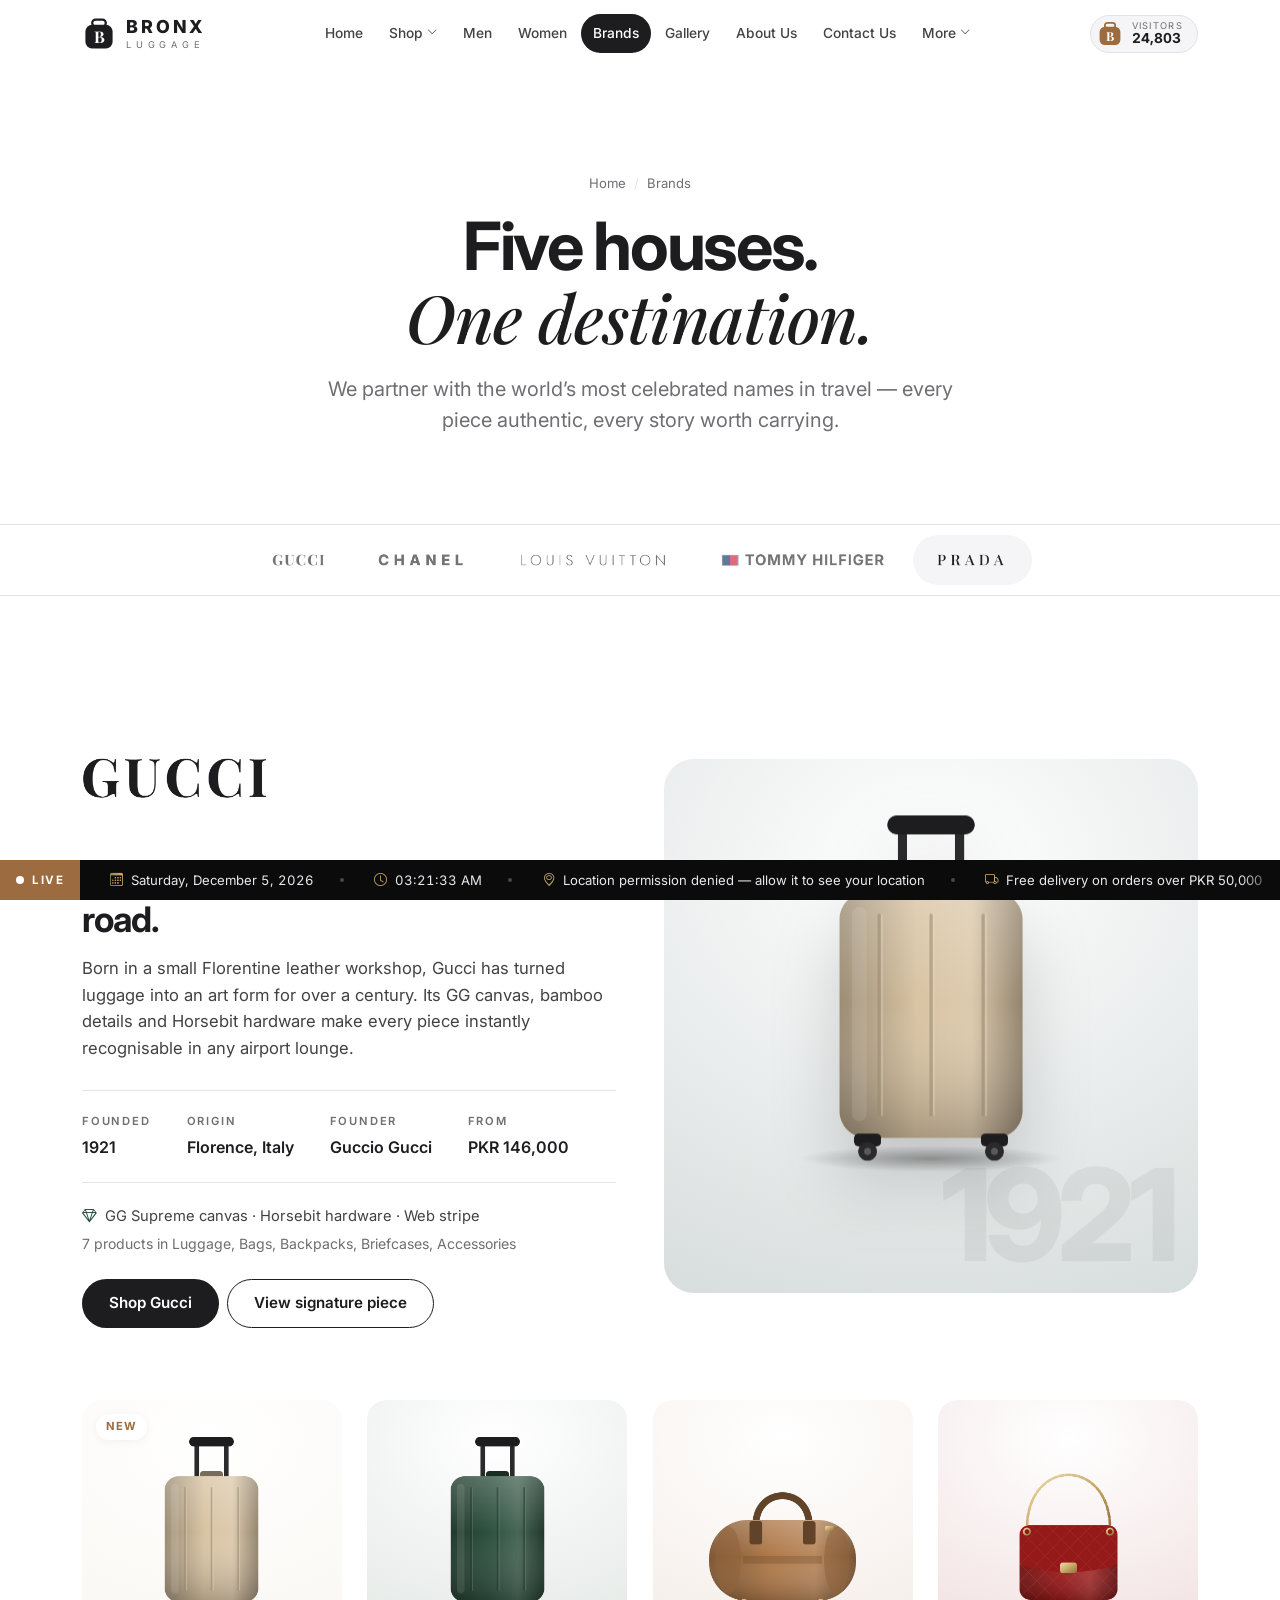
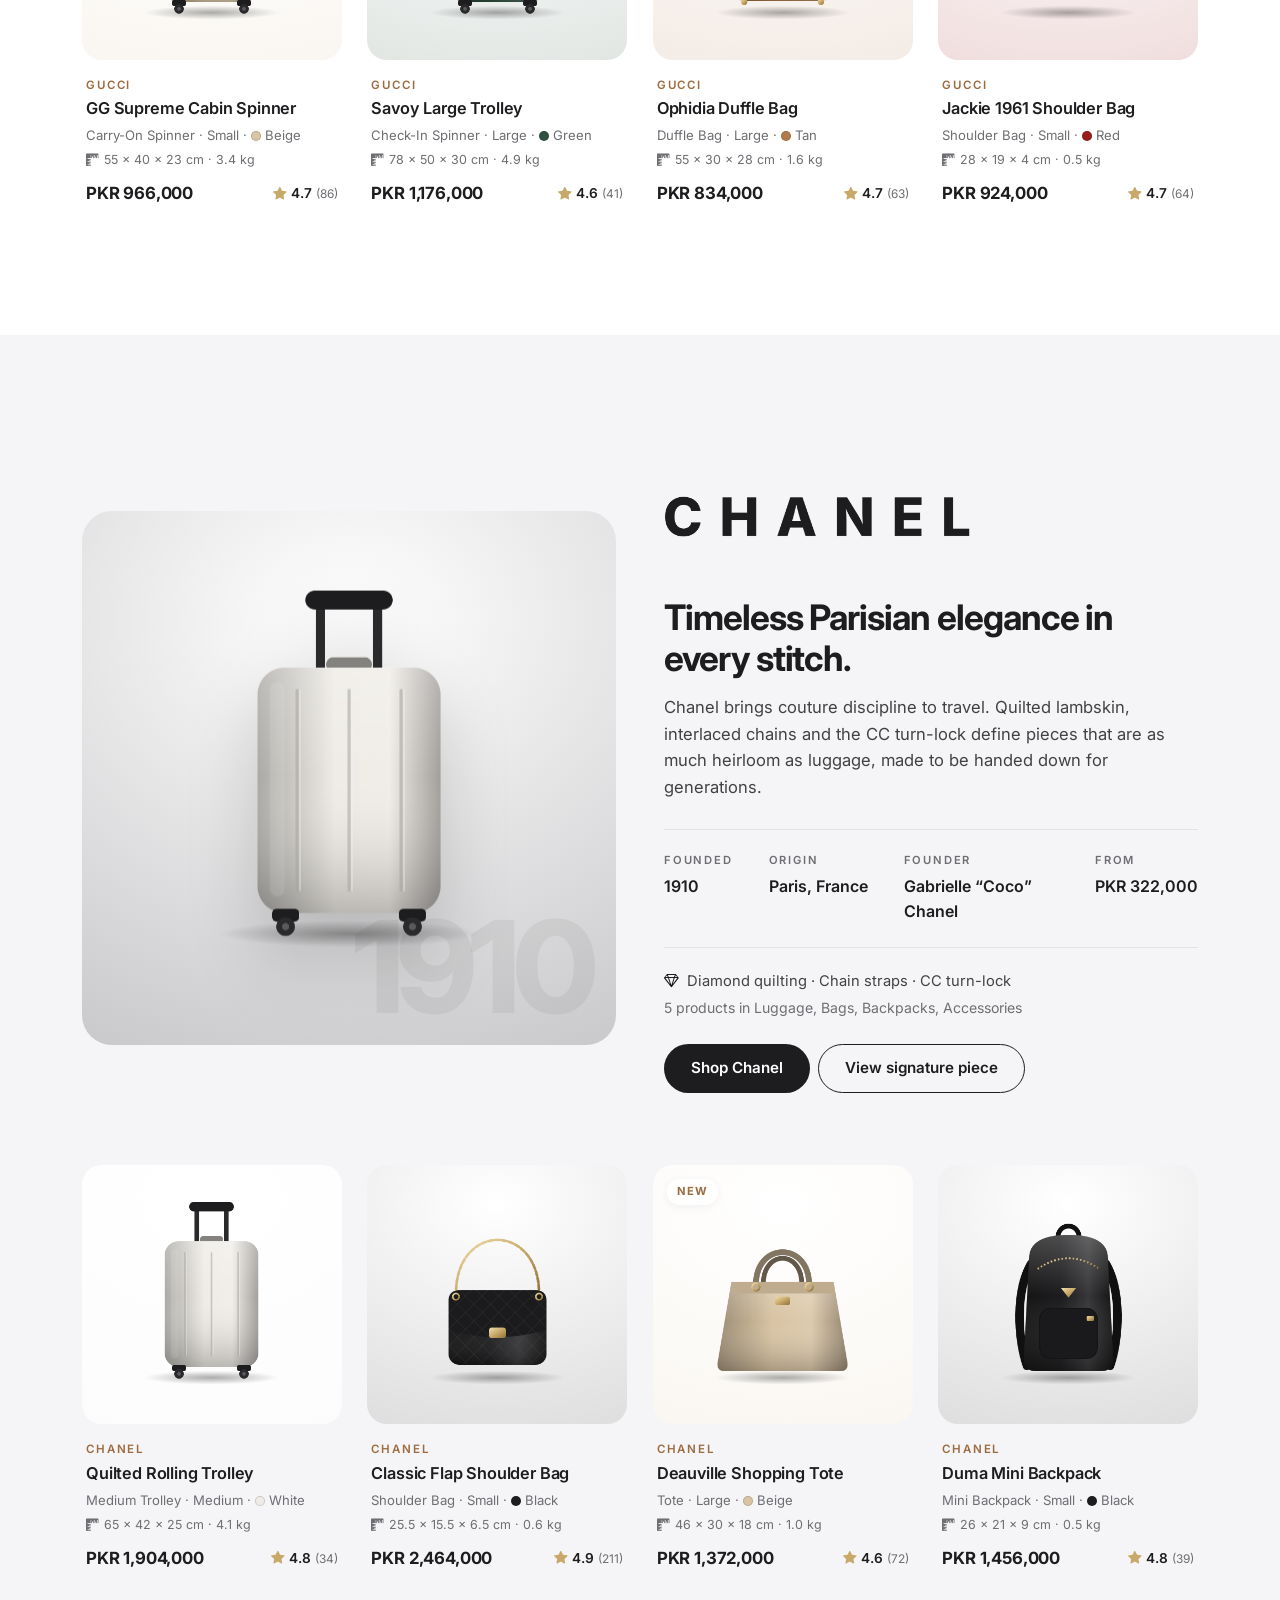
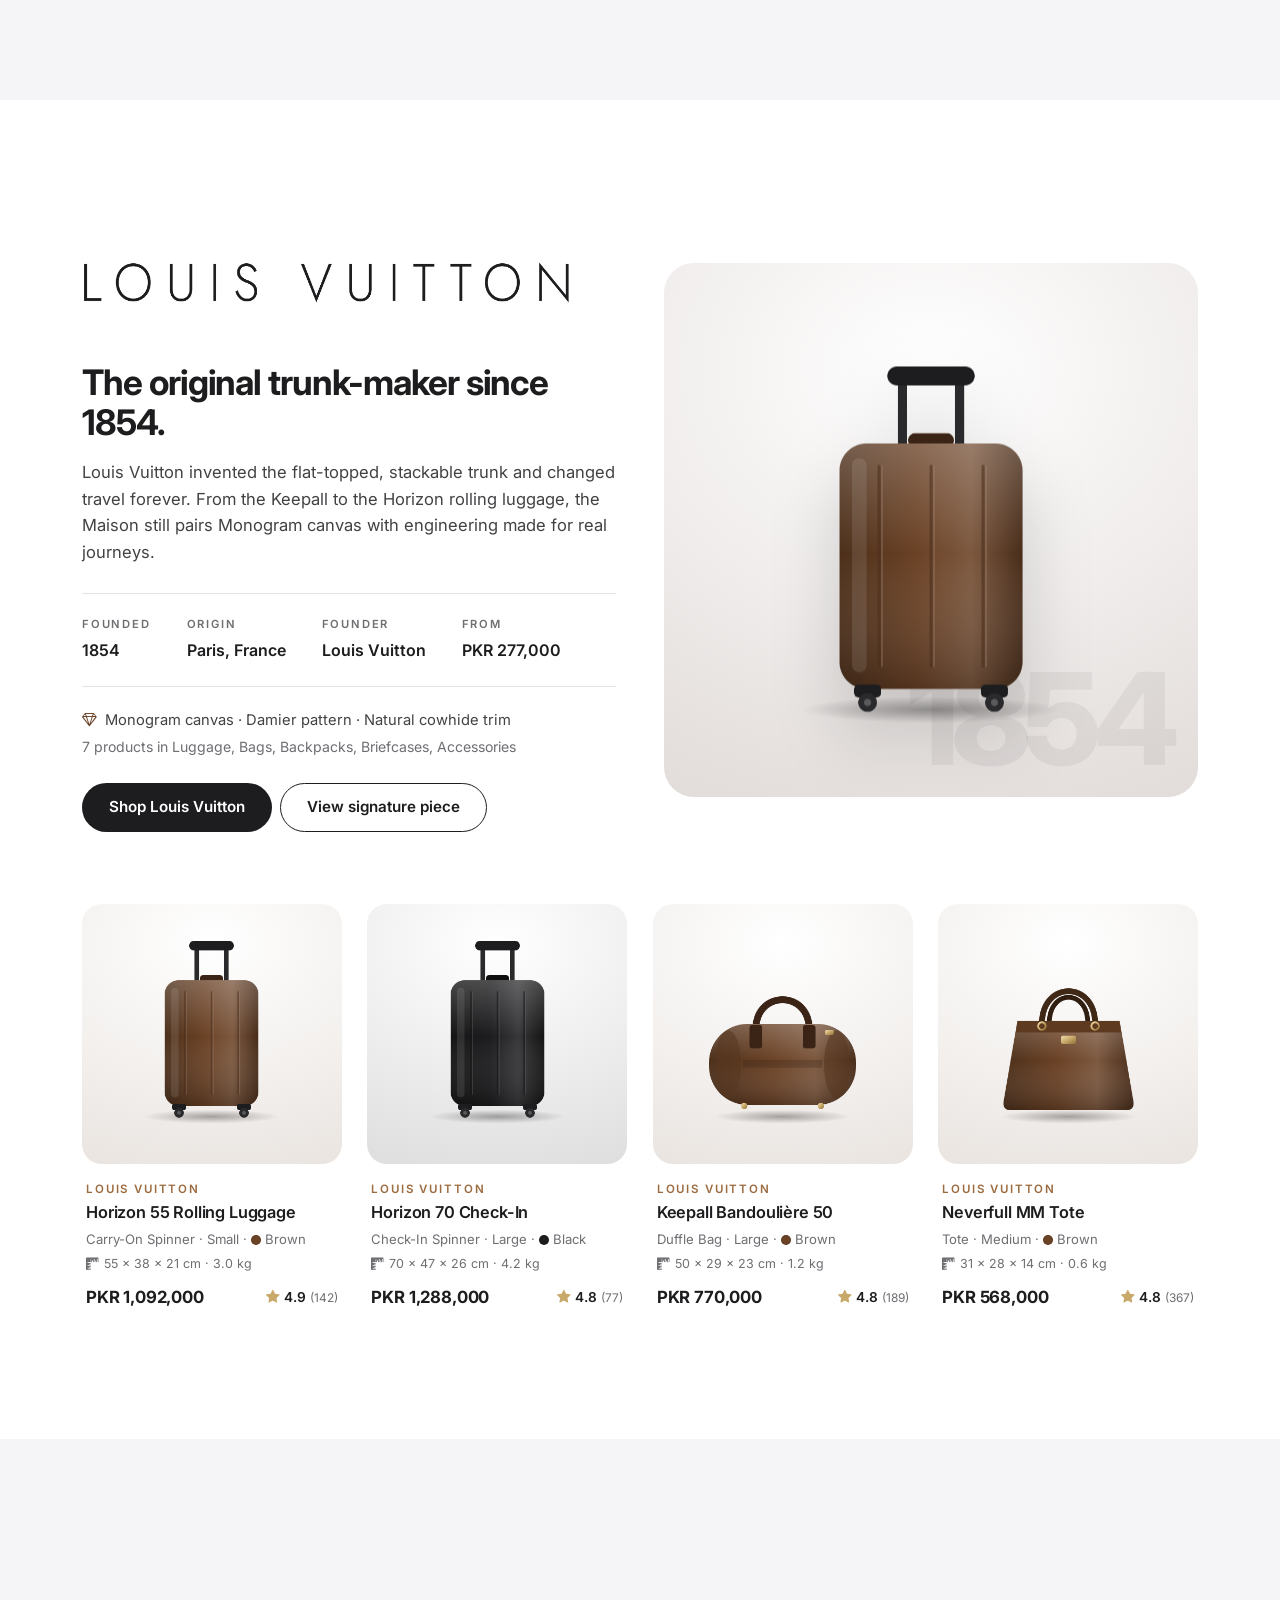
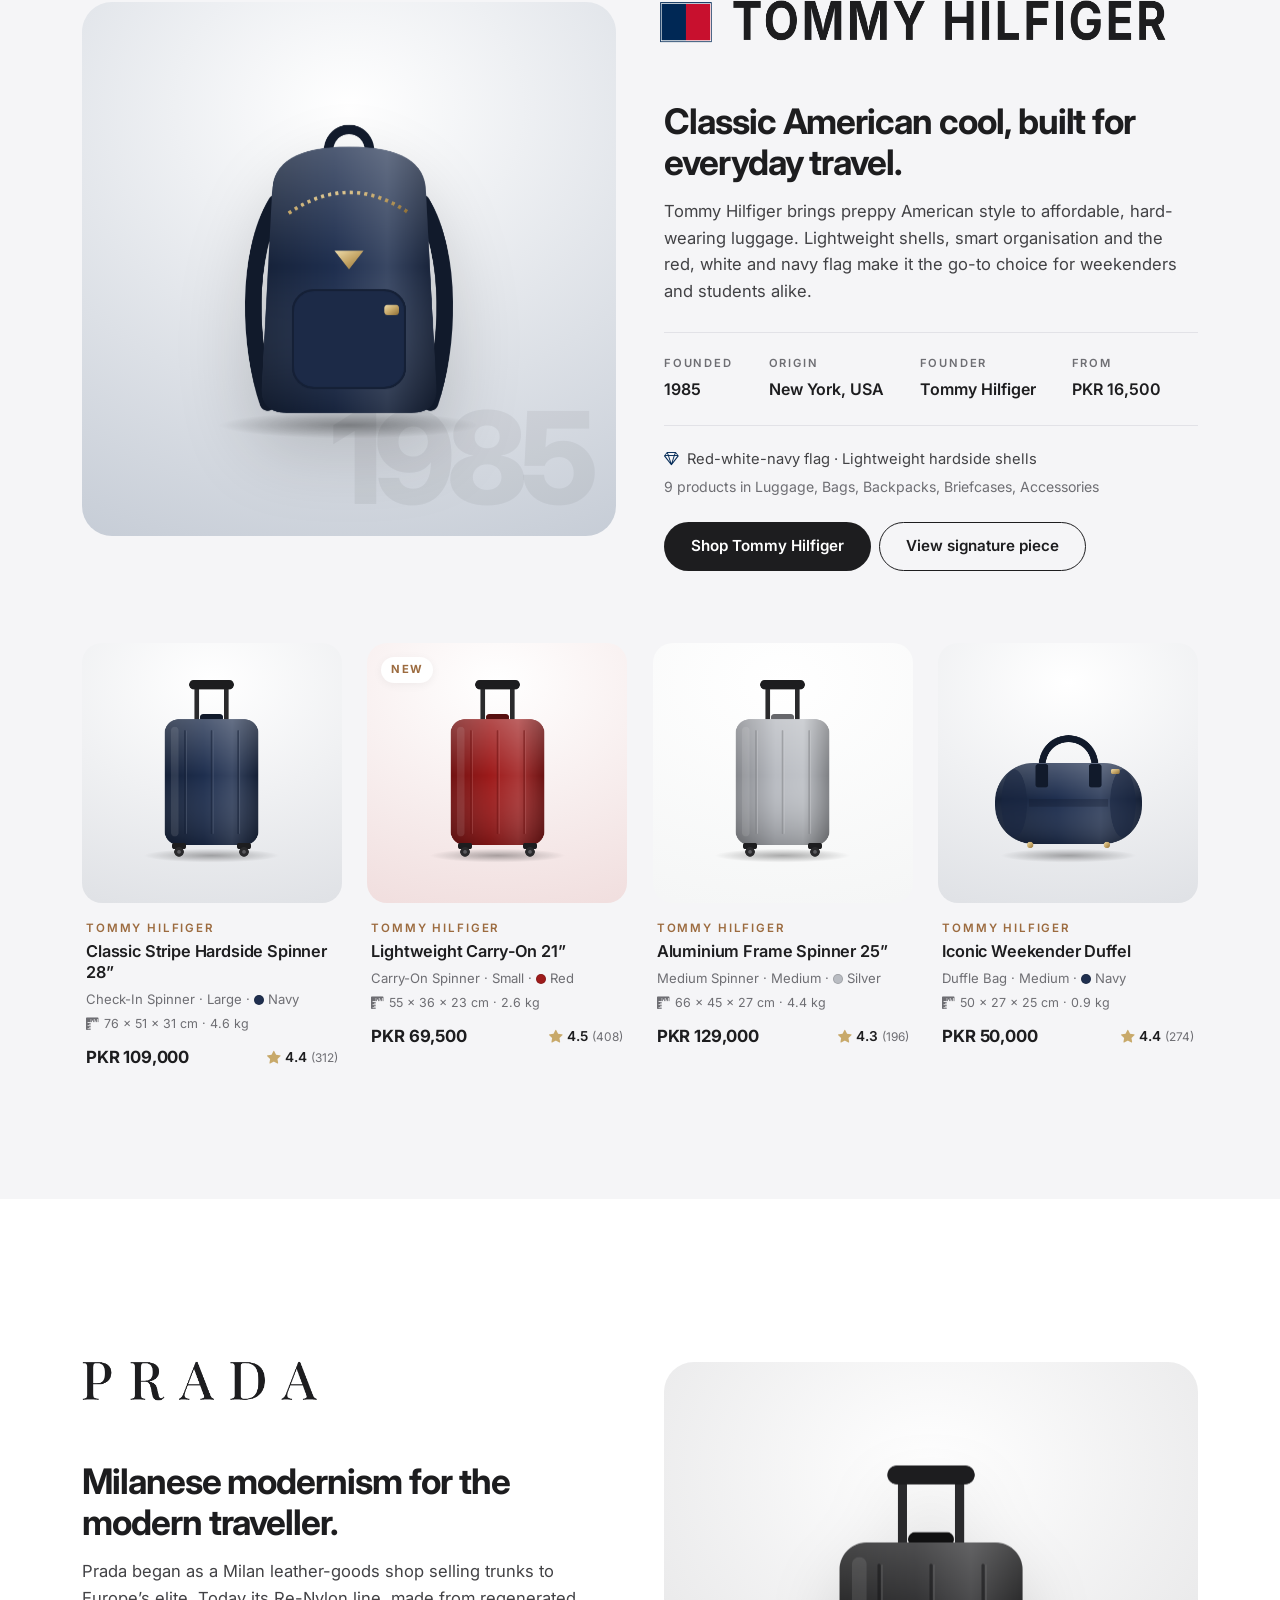
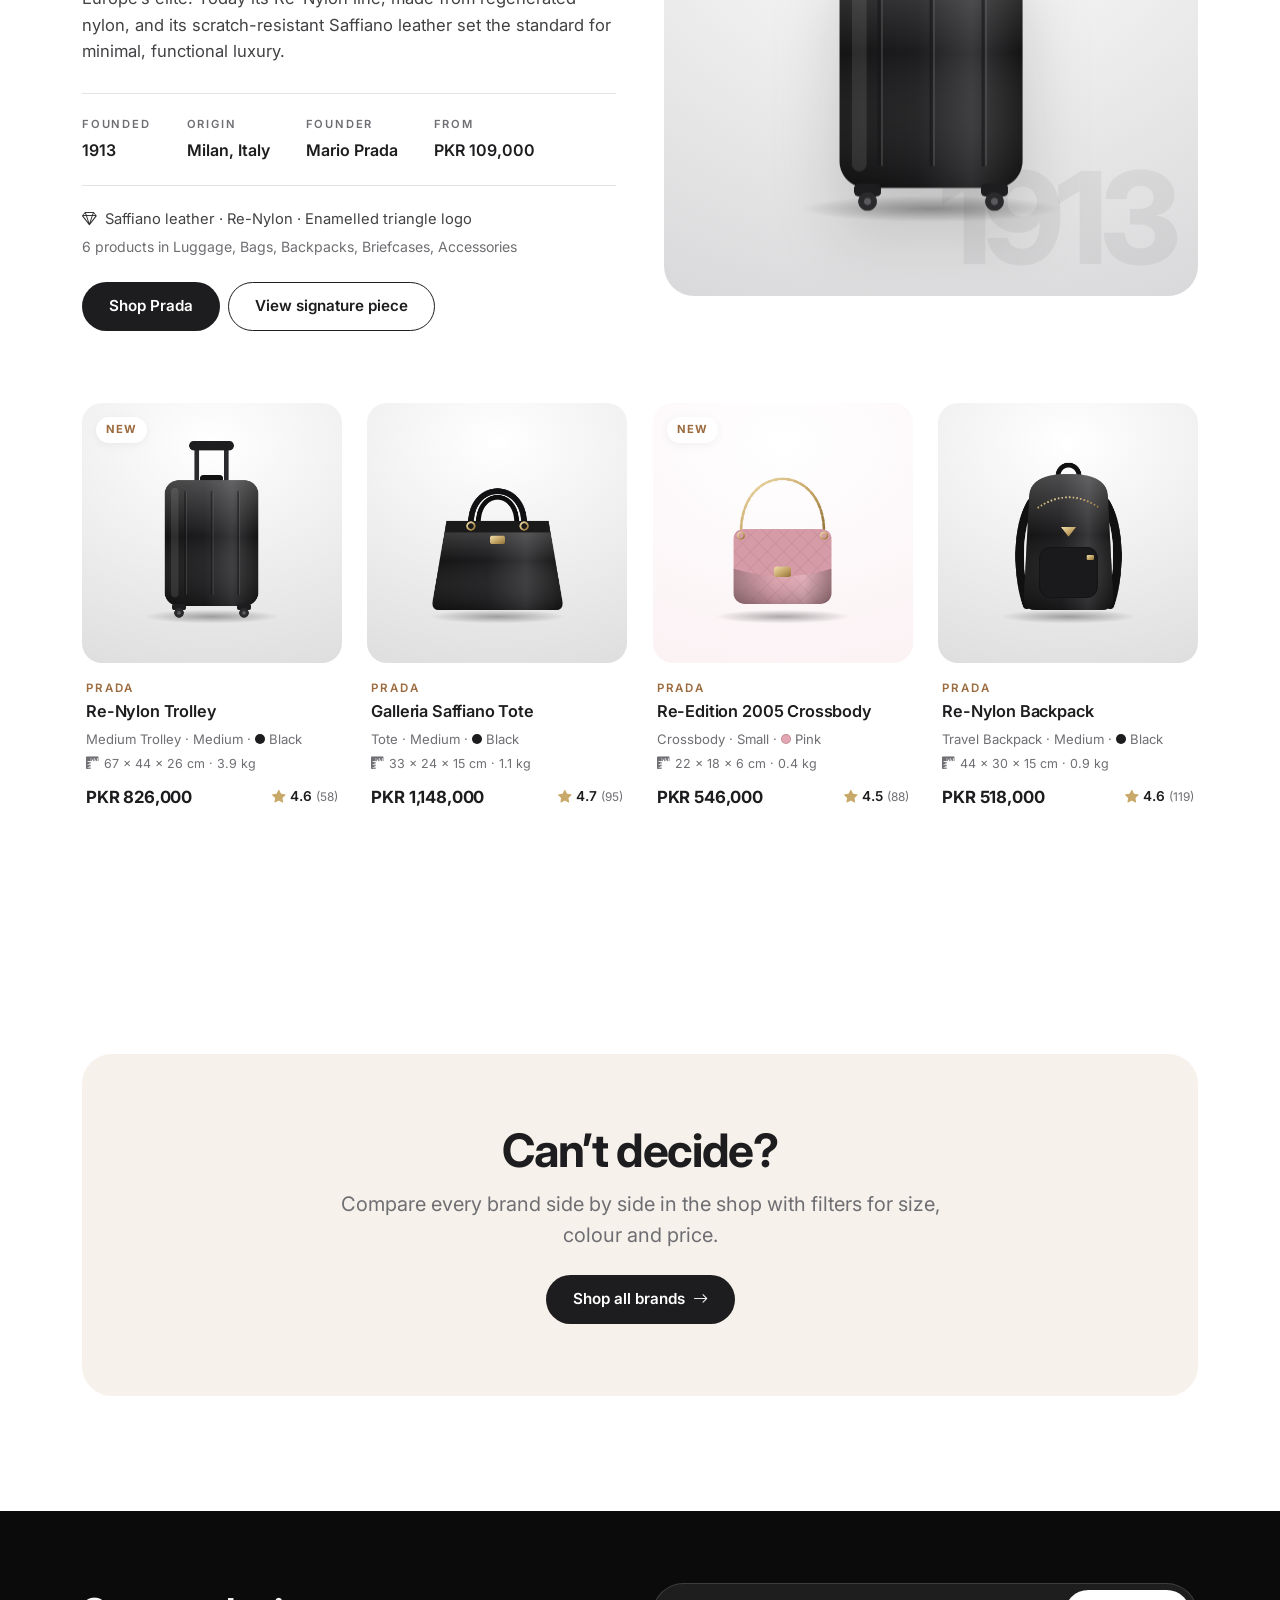
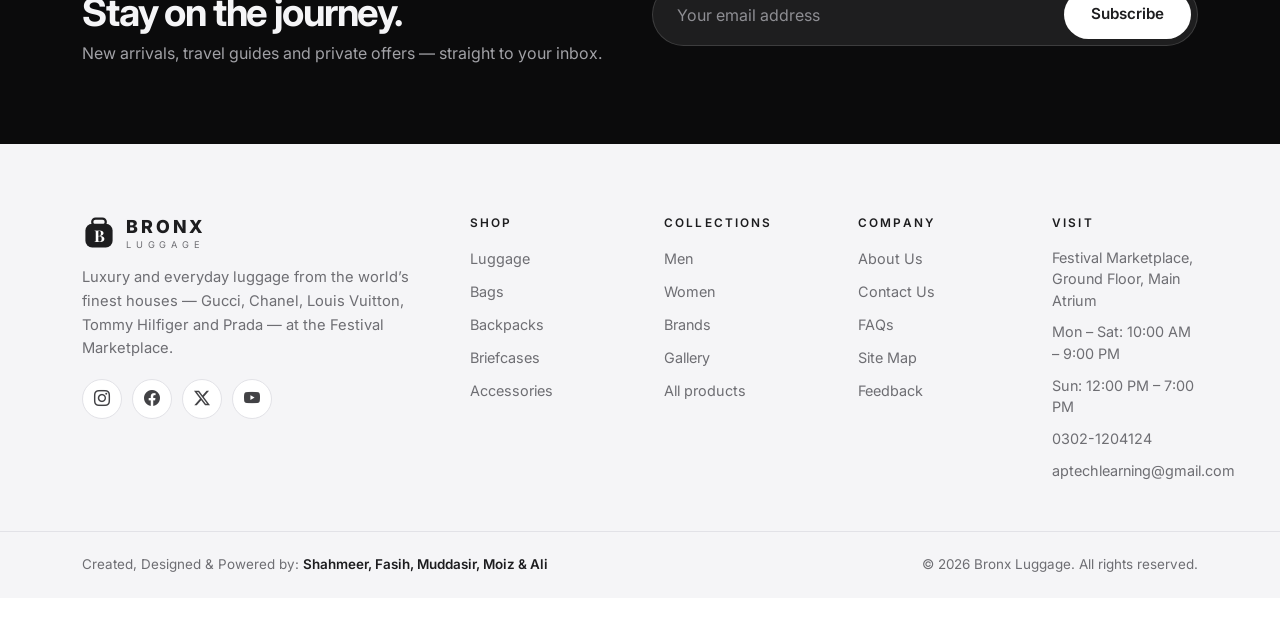
<file: brands.html>
<!DOCTYPE html>
<html lang="en">
<head>
  <meta charset="UTF-8">
  <meta name="viewport" content="width=device-width, initial-scale=1">
  <title>Our Brands — Bronx Luggage</title>
  <meta name="description" content="Discover the brands at Bronx Luggage: Gucci, Chanel, Louis Vuitton, Tommy Hilfiger and Prada.">
  <link rel="icon" type="image/svg+xml" href="images/logo/favicon.svg">
  <link rel="alternate icon" type="image/png" href="images/logo/favicon.png">
  <link rel="preconnect" href="https://fonts.googleapis.com">
  <link rel="preconnect" href="https://fonts.gstatic.com" crossorigin>
  <link href="https://fonts.googleapis.com/css2?family=Inter:wght@300;400;500;600;700;800&family=Jost:wght@300;500&family=Playfair+Display:ital,wght@0,500;0,700;1,500&display=swap" rel="stylesheet">
  <link href="https://cdn.jsdelivr.net/npm/bootstrap@5.3.3/dist/css/bootstrap.min.css" rel="stylesheet">
  <link href="https://cdn.jsdelivr.net/npm/bootstrap-icons@1.11.3/font/bootstrap-icons.min.css" rel="stylesheet">
  <link href="css/style.css" rel="stylesheet">
  <link href="css/brands.css" rel="stylesheet">
</head>
<body data-page="brands">
  <div id="loader" class="loader"></div>
  <header id="site-header" class="site-header"></header>

  <main id="main">
    <section class="page-hero">
      <div class="container-xl">
        <ol class="breadcrumb-bl rise"><li><a href="index.html">Home</a></li><li aria-current="page">Brands</li></ol>
        <h1 class="display-title rise d1">Five houses.<br><span class="serif">One destination.</span></h1>
        <p class="lead-text rise d2">We partner with the world’s most celebrated names in travel — every piece authentic, every story worth carrying.</p>
      </div>
    </section>

    <nav class="brand-nav" aria-label="Jump to a brand">
      <div class="container-xl">
        <div class="brand-nav-inner" id="brandNav"></div>
      </div>
    </nav>

    <div id="brandSections"></div>

    <section class="section">
      <div class="container-xl">
        <div class="brand-cta reveal">
          <h2 class="section-title">Can’t decide?</h2>
          <p class="lead-text">Compare every brand side by side in the shop with filters for size, colour and price.</p>
          <a href="shop.html" class="btn btn-bl">Shop all brands <i class="bi bi-arrow-right"></i></a>
        </div>
      </div>
    </section>
  </main>

  <footer id="site-footer" class="site-footer"></footer>
  <div id="ticker" class="ticker"></div>

  <script src="https://code.jquery.com/jquery-3.7.1.min.js"></script>
  <script src="https://cdn.jsdelivr.net/npm/bootstrap@5.3.3/dist/js/bootstrap.bundle.min.js"></script>
  <script src="js/data.js"></script>
  <script src="js/art.js"></script>
  <script src="js/layout.js"></script>
  <script src="js/main.js"></script>
  <script src="js/products.js"></script>
  <script src="js/brands.js"></script>
</body>
</html>
</file>
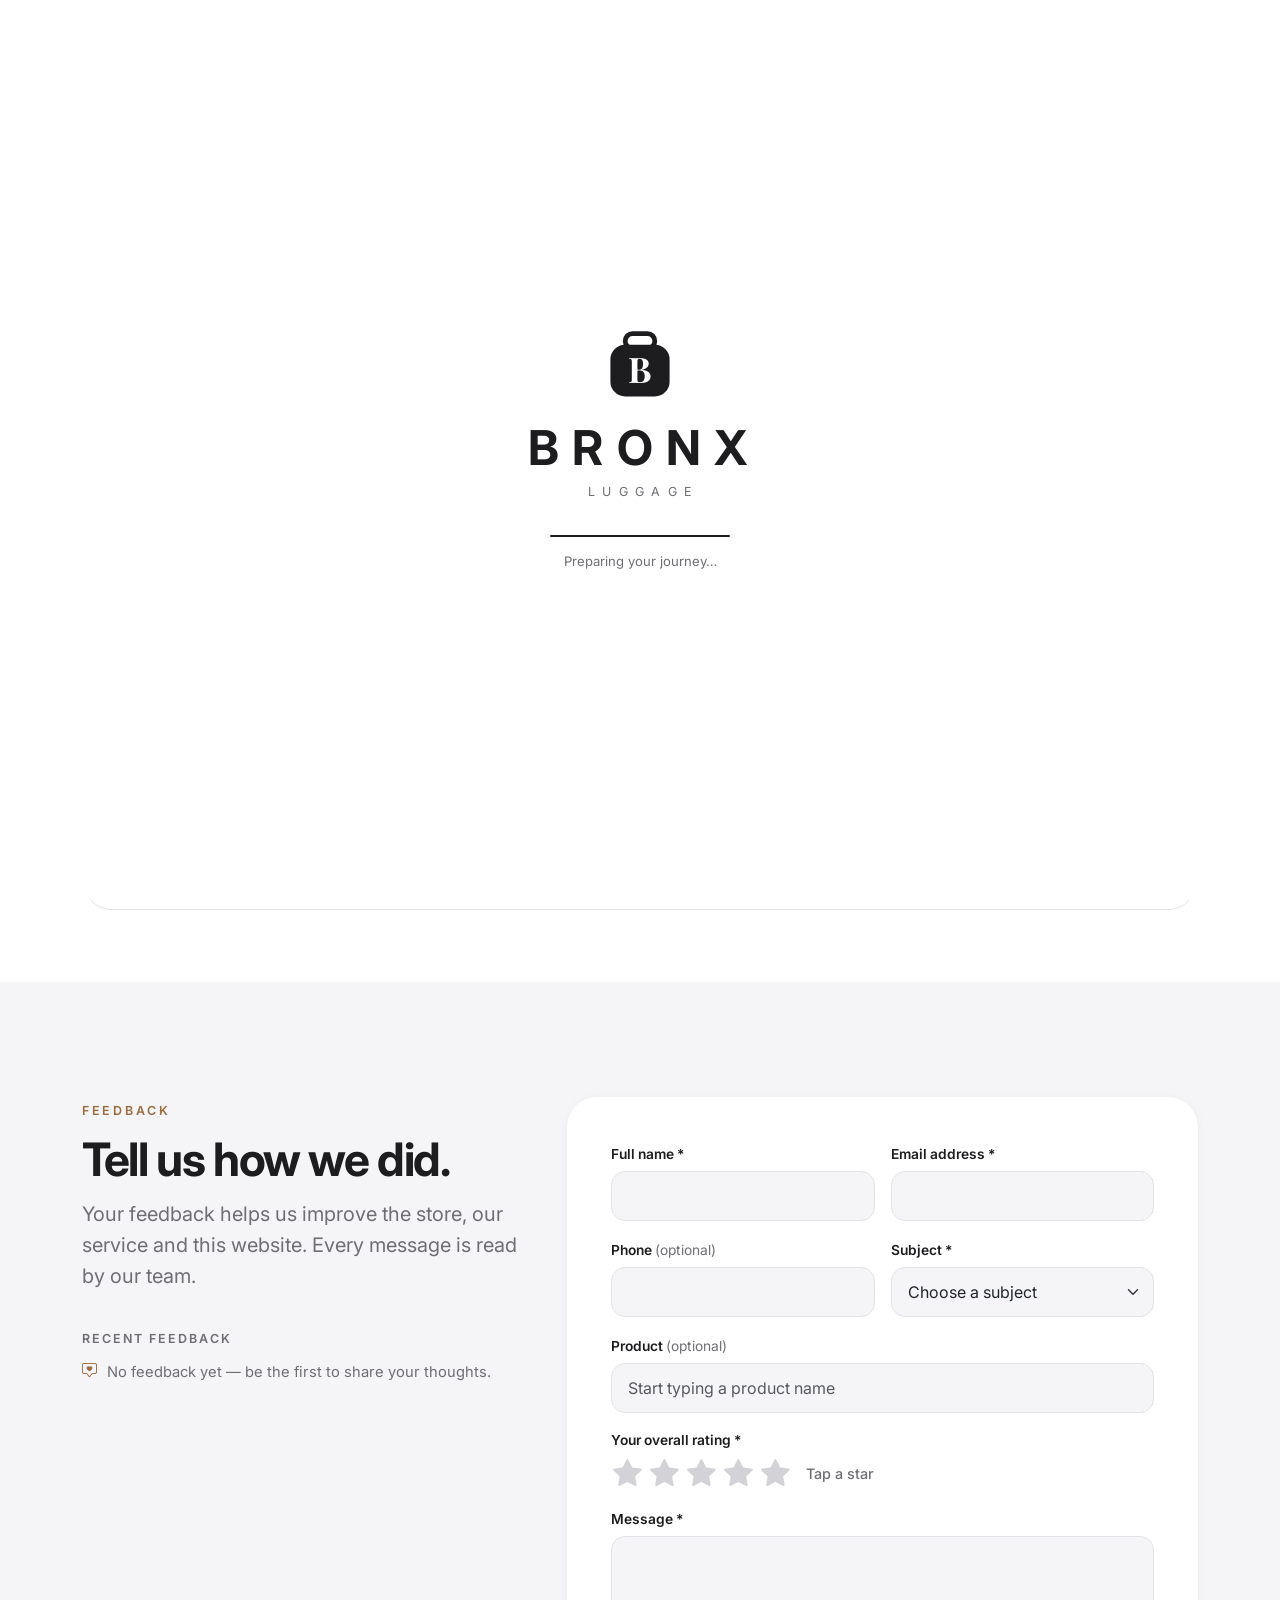
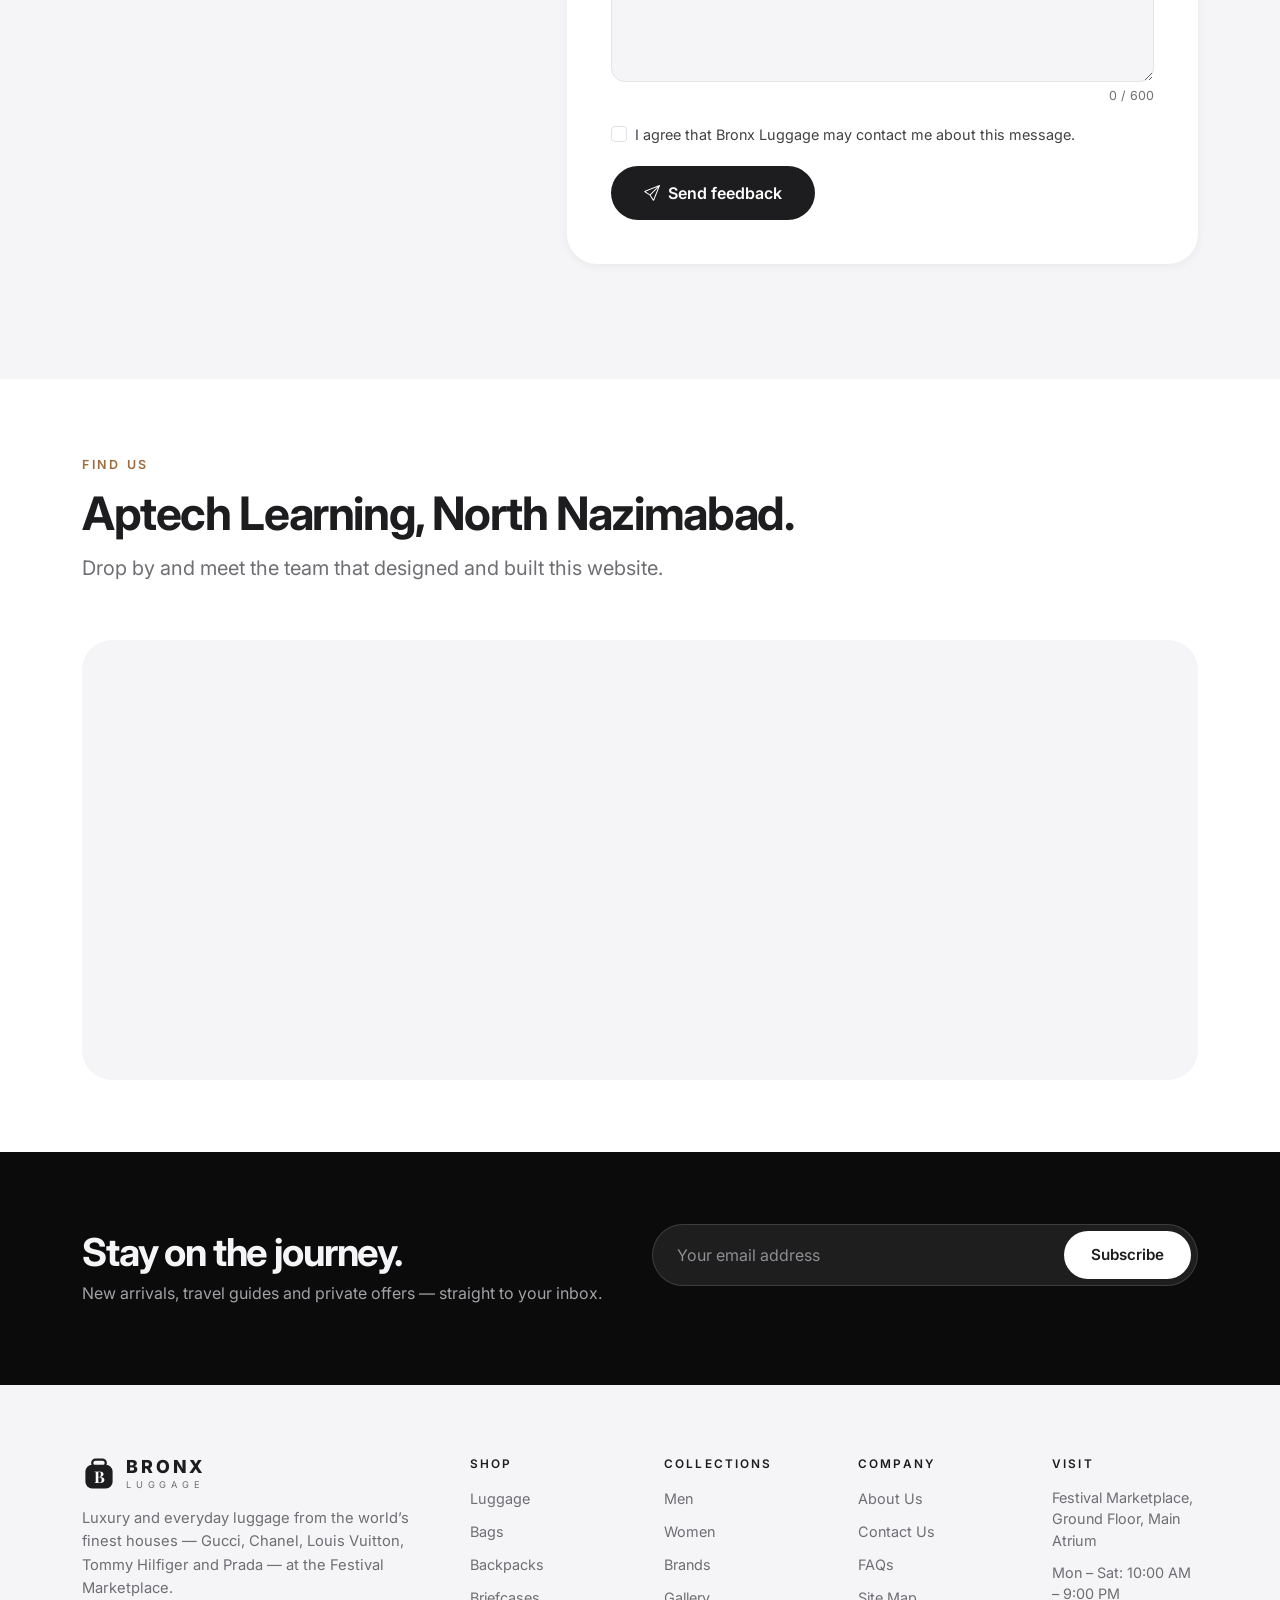
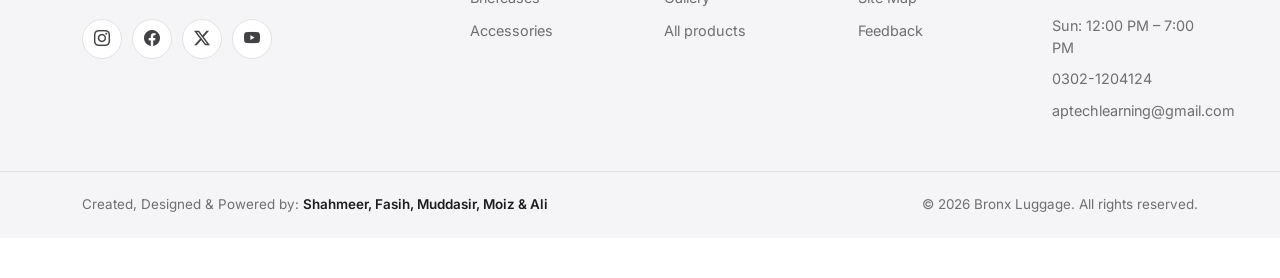
<file: contact.html>
<!DOCTYPE html>
<html lang="en">
<head>
  <meta charset="UTF-8">
  <meta name="viewport" content="width=device-width, initial-scale=1">
  <title>Contact Us — Bronx Luggage</title>
  <meta name="description" content="Contact Bronx Luggage at the Festival Marketplace. Email, phone, address, opening hours and feedback form.">
  <link rel="icon" type="image/svg+xml" href="images/logo/favicon.svg">
  <link rel="alternate icon" type="image/png" href="images/logo/favicon.png">
  <link rel="preconnect" href="https://fonts.googleapis.com">
  <link rel="preconnect" href="https://fonts.gstatic.com" crossorigin>
  <link href="https://fonts.googleapis.com/css2?family=Inter:wght@300;400;500;600;700;800&family=Jost:wght@300;500&family=Playfair+Display:ital,wght@0,500;0,700;1,500&display=swap" rel="stylesheet">
  <link href="https://cdn.jsdelivr.net/npm/bootstrap@5.3.3/dist/css/bootstrap.min.css" rel="stylesheet">
  <link href="https://cdn.jsdelivr.net/npm/bootstrap-icons@1.11.3/font/bootstrap-icons.min.css" rel="stylesheet">
  <link href="css/style.css" rel="stylesheet">
  <link href="css/contact.css" rel="stylesheet">
</head>
<body data-page="contact">
  <div id="loader" class="loader"></div>
  <header id="site-header" class="site-header"></header>

  <main id="main">
    <section class="page-hero">
      <div class="container-xl">
        <ol class="breadcrumb-bl rise"><li><a href="index.html">Home</a></li><li aria-current="page">Contact Us</li></ol>
        <h1 class="display-title rise d1">We’d love to<br><span class="serif">hear from you.</span></h1>
        <p class="lead-text rise d2">Questions, reservations or feedback — our team usually replies within one business day.</p>
      </div>
    </section>

    <!-- contact cards -->
    <section class="section-sm pt-0">
      <div class="container-xl">
        <div class="row g-4">
          <div class="col-sm-6 col-lg-3">
            <div class="contact-card reveal"><i class="bi bi-envelope"></i><h2>Email</h2><a id="cEmail"></a><p>For orders &amp; enquiries</p></div>
          </div>
          <div class="col-sm-6 col-lg-3">
            <div class="contact-card reveal"><i class="bi bi-telephone"></i><h2>Contact number</h2><a id="cPhone"></a><p>Mon – Sat, store hours</p></div>
          </div>
          <div class="col-sm-6 col-lg-3">
            <div class="contact-card reveal"><i class="bi bi-geo-alt"></i><h2>Address</h2><span id="cAddress"></span><p>Free parking for shoppers</p></div>
          </div>
          <div class="col-sm-6 col-lg-3">
            <div class="contact-card reveal"><i class="bi bi-clock"></i><h2>Store hours</h2><span id="cHours"></span></div>
          </div>
        </div>

        <div class="dev-strip reveal">
          <div class="dev-strip-title"><i class="bi bi-code-slash"></i><div><small>Website developed by</small><strong id="dName"></strong></div></div>
          <ul>
            <li><i class="bi bi-envelope"></i><a id="dEmail"></a></li>
            <li><i class="bi bi-telephone"></i><a id="dPhone"></a></li>
            <li><i class="bi bi-geo-alt"></i><span id="dAddress"></span></li>
          </ul>
        </div>
      </div>
    </section>

    <!-- feedback form -->
    <section class="section bg-soft" id="feedback">
      <div class="container-xl">
        <div class="row g-5">
          <div class="col-lg-5">
            <div class="reveal">
              <span class="eyebrow">Feedback</span>
              <h2 class="section-title">Tell us how we did.</h2>
              <p class="lead-text">Your feedback helps us improve the store, our service and this website. Every message is read by our team.</p>
            </div>
            <div class="recent reveal">
              <h3 class="recent-title">Recent feedback <span id="feedbackCount"></span></h3>
              <div id="feedbackList" class="feedback-list"></div>
            </div>
          </div>
          <div class="col-lg-7">
            <form class="feedback-form reveal" id="feedbackForm" novalidate>
              <div class="row g-3">
                <div class="col-md-6">
                  <label for="fbName" class="form-label">Full name *</label>
                  <input type="text" class="form-control" id="fbName" name="name" required minlength="2" maxlength="60" autocomplete="name">
                  <div class="invalid-feedback">Please enter your name (at least 2 characters).</div>
                </div>
                <div class="col-md-6">
                  <label for="fbEmail" class="form-label">Email address *</label>
                  <input type="email" class="form-control" id="fbEmail" name="email" required maxlength="100" autocomplete="email">
                  <div class="invalid-feedback">Please enter a valid email address.</div>
                </div>
                <div class="col-md-6">
                  <label for="fbPhone" class="form-label">Phone <span class="opt">(optional)</span></label>
                  <input type="tel" class="form-control" id="fbPhone" name="phone" maxlength="20" pattern="[0-9+\(\)\-\s]{7,20}" autocomplete="tel">
                  <div class="invalid-feedback">Use digits, spaces, +, - or brackets only.</div>
                </div>
                <div class="col-md-6">
                  <label for="fbSubject" class="form-label">Subject *</label>
                  <select class="form-select" id="fbSubject" name="subject" required>
                    <option value="">Choose a subject</option>
                    <option>General feedback</option>
                    <option>Product enquiry</option>
                    <option>Reserve a product</option>
                    <option>Store experience</option>
                    <option>Website feedback</option>
                  </select>
                  <div class="invalid-feedback">Please choose a subject.</div>
                </div>
                <div class="col-12">
                  <label for="fbProduct" class="form-label">Product <span class="opt">(optional)</span></label>
                  <input type="text" class="form-control" id="fbProduct" name="product" maxlength="100" list="productList" placeholder="Start typing a product name">
                  <datalist id="productList"></datalist>
                </div>
                <div class="col-12">
                  <span class="form-label d-block" id="fbRatingLabel">Your overall rating *</span>
                  <div class="rating-input" id="fbRating" role="radiogroup" aria-labelledby="fbRatingLabel"></div>
                  <div class="rating-error" id="fbRatingError" role="alert" hidden>Please choose a rating.</div>
                </div>
                <div class="col-12">
                  <label for="fbMessage" class="form-label">Message *</label>
                  <textarea class="form-control" id="fbMessage" name="message" rows="5" required minlength="10" maxlength="600"></textarea>
                  <div class="d-flex justify-content-between">
                    <div class="invalid-feedback">Please write at least 10 characters.</div>
                    <small class="char-count" id="fbCount">0 / 600</small>
                  </div>
                </div>
                <div class="col-12">
                  <div class="form-check">
                    <input class="form-check-input" type="checkbox" id="fbConsent" required>
                    <label class="form-check-label" for="fbConsent">I agree that Bronx Luggage may contact me about this message.</label>
                    <div class="invalid-feedback">Please tick this box to continue.</div>
                  </div>
                </div>
                <div class="col-12">
                  <button type="submit" class="btn btn-bl btn-lg-bl"><i class="bi bi-send"></i> Send feedback</button>
                </div>
              </div>
            </form>
            <div class="form-success" id="formSuccess" hidden>
              <div class="success-icon"><i class="bi bi-check-lg"></i></div>
              <h3>Thank you!</h3>
              <p>Your feedback has been received. We’ll get back to you soon.</p>
              <button type="button" class="btn btn-bl-outline" id="sendAnother">Send another message</button>
            </div>
          </div>
        </div>
      </div>
    </section>

    <!-- map -->
    <section class="section-sm">
      <div class="container-xl">
        <div class="section-head reveal">
          <span class="eyebrow">Find us</span>
          <h2 class="section-title">Aptech Learning, North Nazimabad.</h2>
          <p class="lead-text mb-0">Drop by and meet the team that designed and built this website.</p>
        </div>
        <div class="map-wrap reveal">
          <iframe title="Map showing Aptech Learning, North Nazimabad, Karachi" src="https://maps.google.com/maps?q=Aptech%20Learning%20North%20Nazimabad%20Karachi&amp;z=15&amp;output=embed" loading="lazy" referrerpolicy="no-referrer-when-downgrade"></iframe>
        </div>
      </div>
    </section>
  </main>

  <footer id="site-footer" class="site-footer"></footer>
  <div id="ticker" class="ticker"></div>

  <script src="https://code.jquery.com/jquery-3.7.1.min.js"></script>
  <script src="https://cdn.jsdelivr.net/npm/bootstrap@5.3.3/dist/js/bootstrap.bundle.min.js"></script>
  <script src="js/data.js"></script>
  <script src="js/art.js"></script>
  <script src="js/layout.js"></script>
  <script src="js/main.js"></script>
  <script src="js/products.js"></script>
  <script src="js/contact.js"></script>
</body>
</html>
</file>
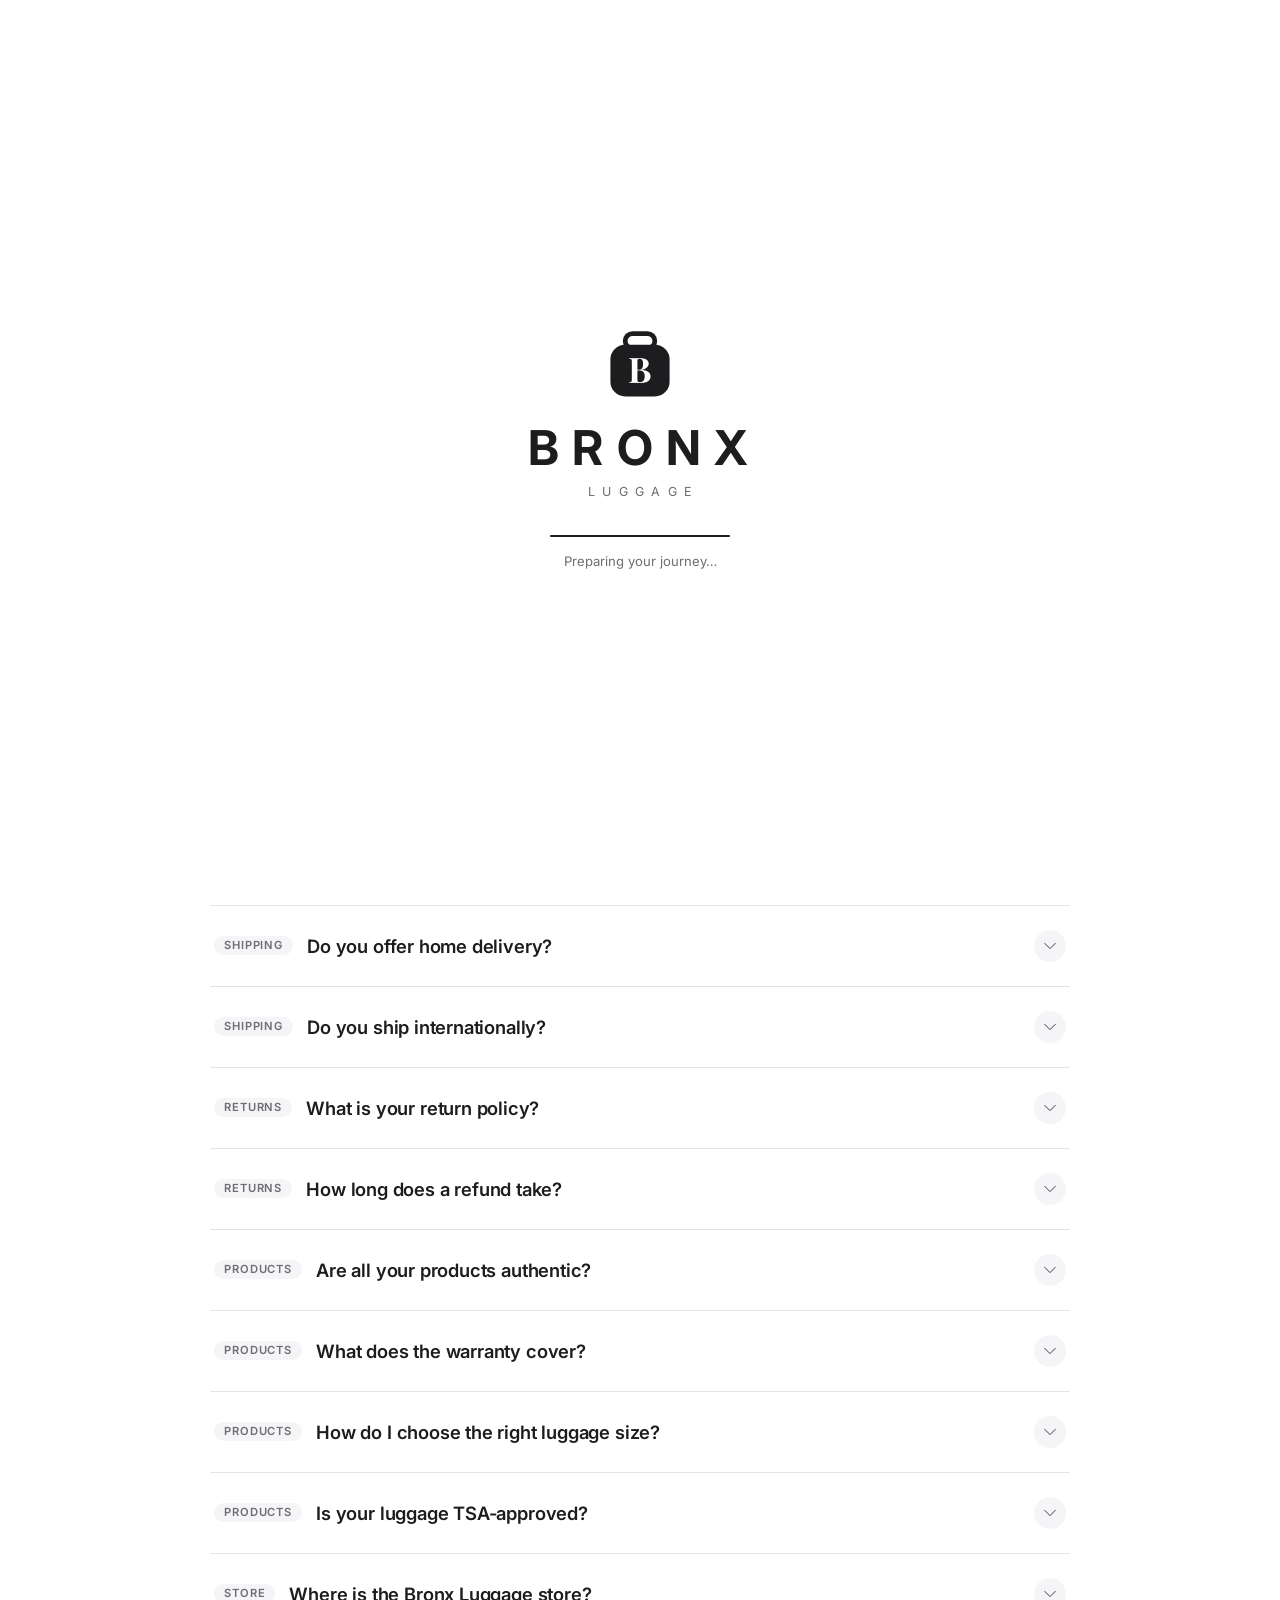
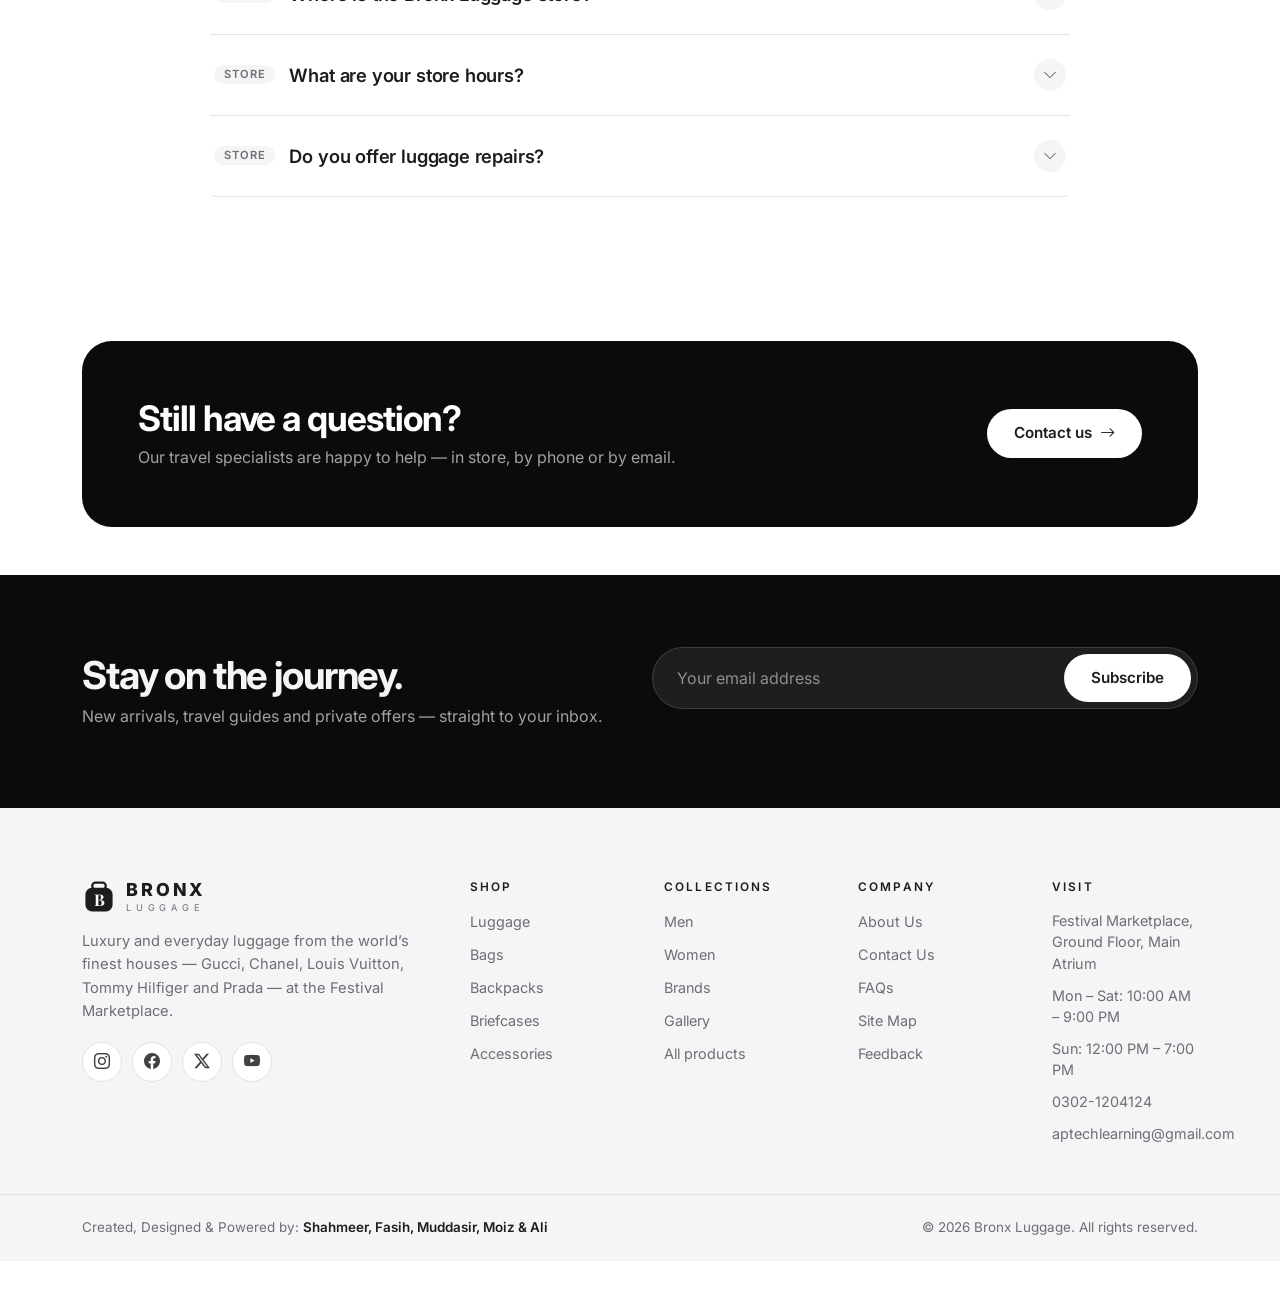
<file: faq.html>
<!DOCTYPE html>
<html lang="en">
<head>
  <meta charset="UTF-8">
  <meta name="viewport" content="width=device-width, initial-scale=1">
  <title>FAQs — Bronx Luggage</title>
  <meta name="description" content="Frequently asked questions about orders, shipping, returns, products and the Bronx Luggage store.">
  <link rel="icon" type="image/svg+xml" href="images/logo/favicon.svg">
  <link rel="alternate icon" type="image/png" href="images/logo/favicon.png">
  <link rel="preconnect" href="https://fonts.googleapis.com">
  <link rel="preconnect" href="https://fonts.gstatic.com" crossorigin>
  <link href="https://fonts.googleapis.com/css2?family=Inter:wght@300;400;500;600;700;800&family=Jost:wght@300;500&family=Playfair+Display:ital,wght@0,500;0,700;1,500&display=swap" rel="stylesheet">
  <link href="https://cdn.jsdelivr.net/npm/bootstrap@5.3.3/dist/css/bootstrap.min.css" rel="stylesheet">
  <link href="https://cdn.jsdelivr.net/npm/bootstrap-icons@1.11.3/font/bootstrap-icons.min.css" rel="stylesheet">
  <link href="css/style.css" rel="stylesheet">
  <link href="css/faq.css" rel="stylesheet">
</head>
<body data-page="faq">
  <div id="loader" class="loader"></div>
  <header id="site-header" class="site-header"></header>

  <main id="main">
    <section class="page-hero">
      <div class="container-xl">
        <ol class="breadcrumb-bl rise"><li><a href="index.html">Home</a></li><li aria-current="page">FAQs</li></ol>
        <h1 class="display-title rise d1">Questions?<br><span class="serif">We’ve got answers.</span></h1>
        <p class="lead-text rise d2">Everything you need to know about ordering, delivery, returns and our products.</p>
        <div class="faq-search rise d3">
          <i class="bi bi-search"></i>
          <label for="faqSearch" class="visually-hidden">Search FAQs</label>
          <input type="search" id="faqSearch" class="form-control" placeholder="Search questions, e.g. “returns”">
        </div>
      </div>
    </section>

    <section class="section-sm pt-0">
      <div class="container-xl">
        <div class="faq-layout">
          <div class="chip-row justify-content-center mb-4" id="faqCats" role="group" aria-label="FAQ categories"></div>
          <div class="accordion faq-accordion" id="faqList"></div>
          <p class="faq-empty" id="faqEmpty" hidden><i class="bi bi-emoji-neutral"></i> No questions match your search. Try another word or <a href="contact.html#feedback">ask us directly</a>.</p>
        </div>
      </div>
    </section>

    <section class="section-sm pb-5">
      <div class="container-xl">
        <div class="faq-cta reveal">
          <div>
            <h2>Still have a question?</h2>
            <p>Our travel specialists are happy to help — in store, by phone or by email.</p>
          </div>
          <a href="contact.html" class="btn btn-bl-light">Contact us <i class="bi bi-arrow-right"></i></a>
        </div>
      </div>
    </section>
  </main>

  <footer id="site-footer" class="site-footer"></footer>
  <div id="ticker" class="ticker"></div>

  <script src="https://code.jquery.com/jquery-3.7.1.min.js"></script>
  <script src="https://cdn.jsdelivr.net/npm/bootstrap@5.3.3/dist/js/bootstrap.bundle.min.js"></script>
  <script src="js/data.js"></script>
  <script src="js/art.js"></script>
  <script src="js/layout.js"></script>
  <script src="js/main.js"></script>
  <script src="js/products.js"></script>
  <script src="js/faq.js"></script>
</body>
</html>
</file>
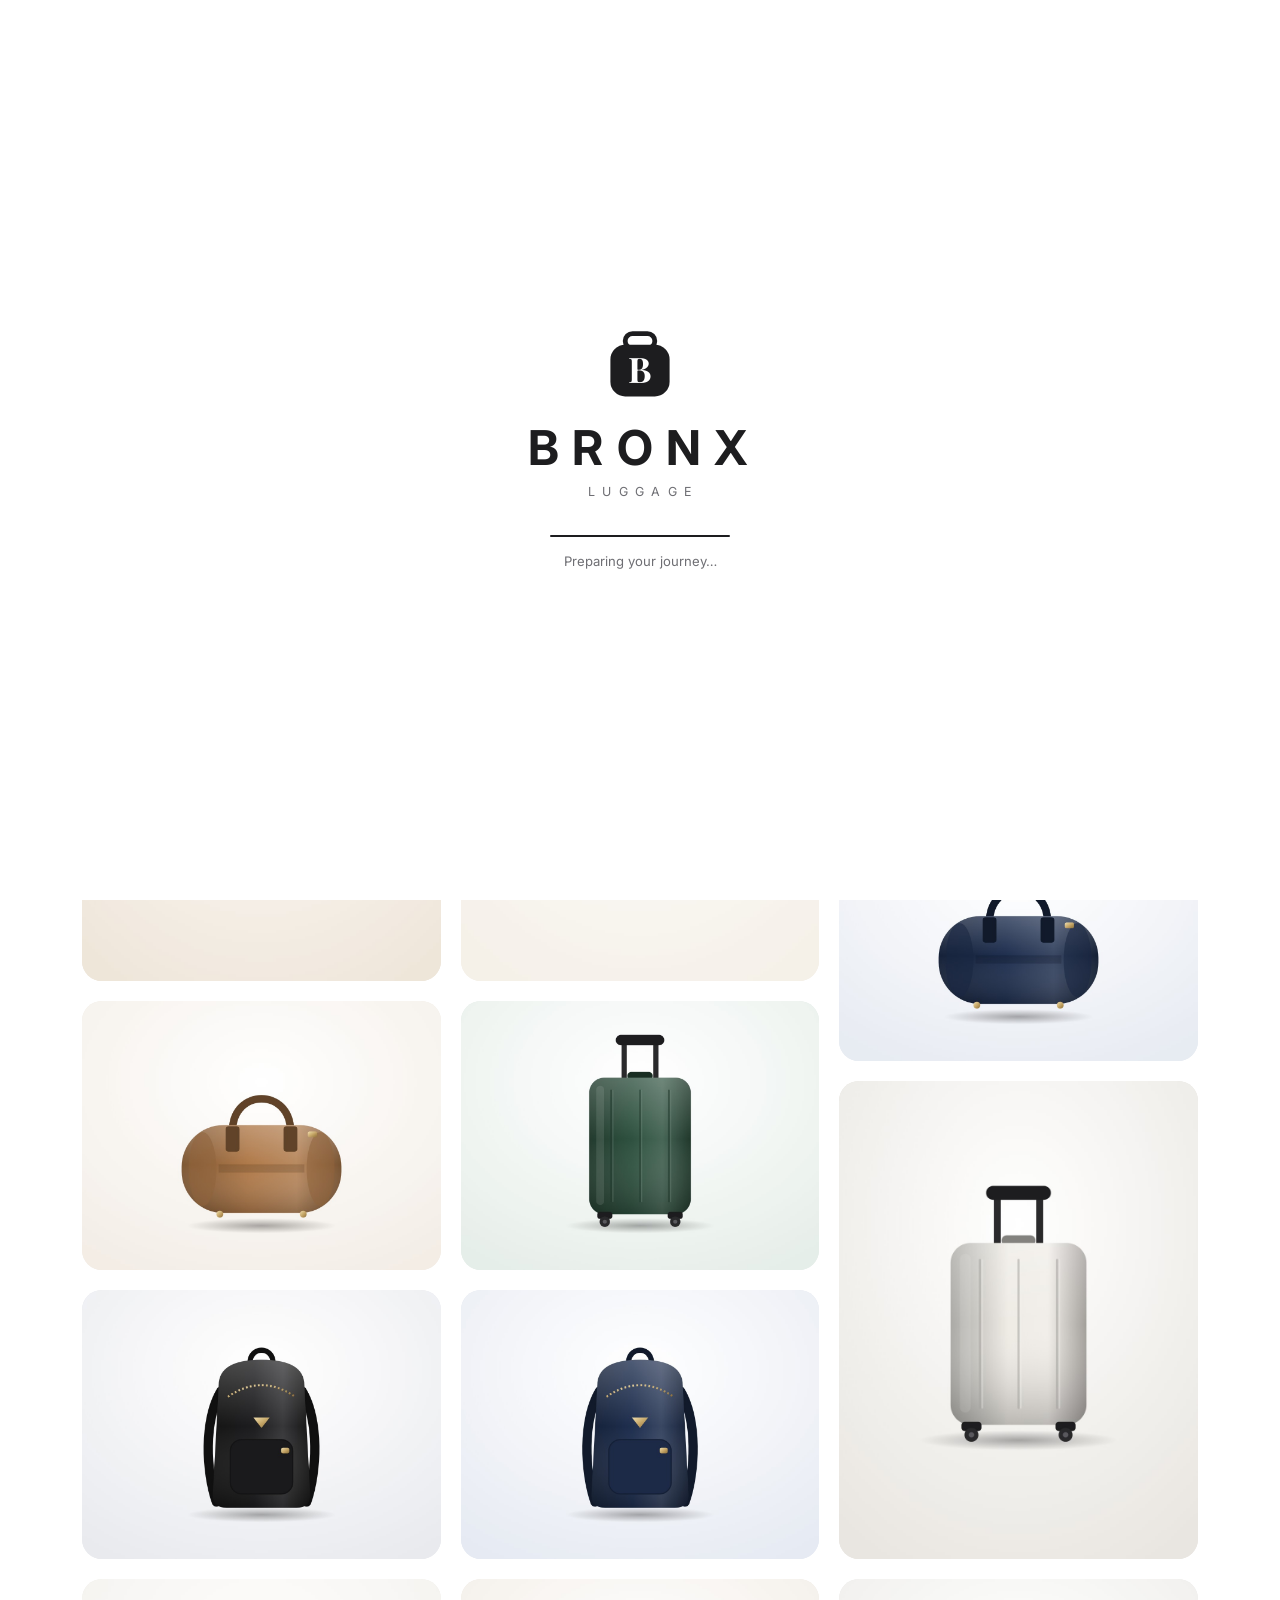
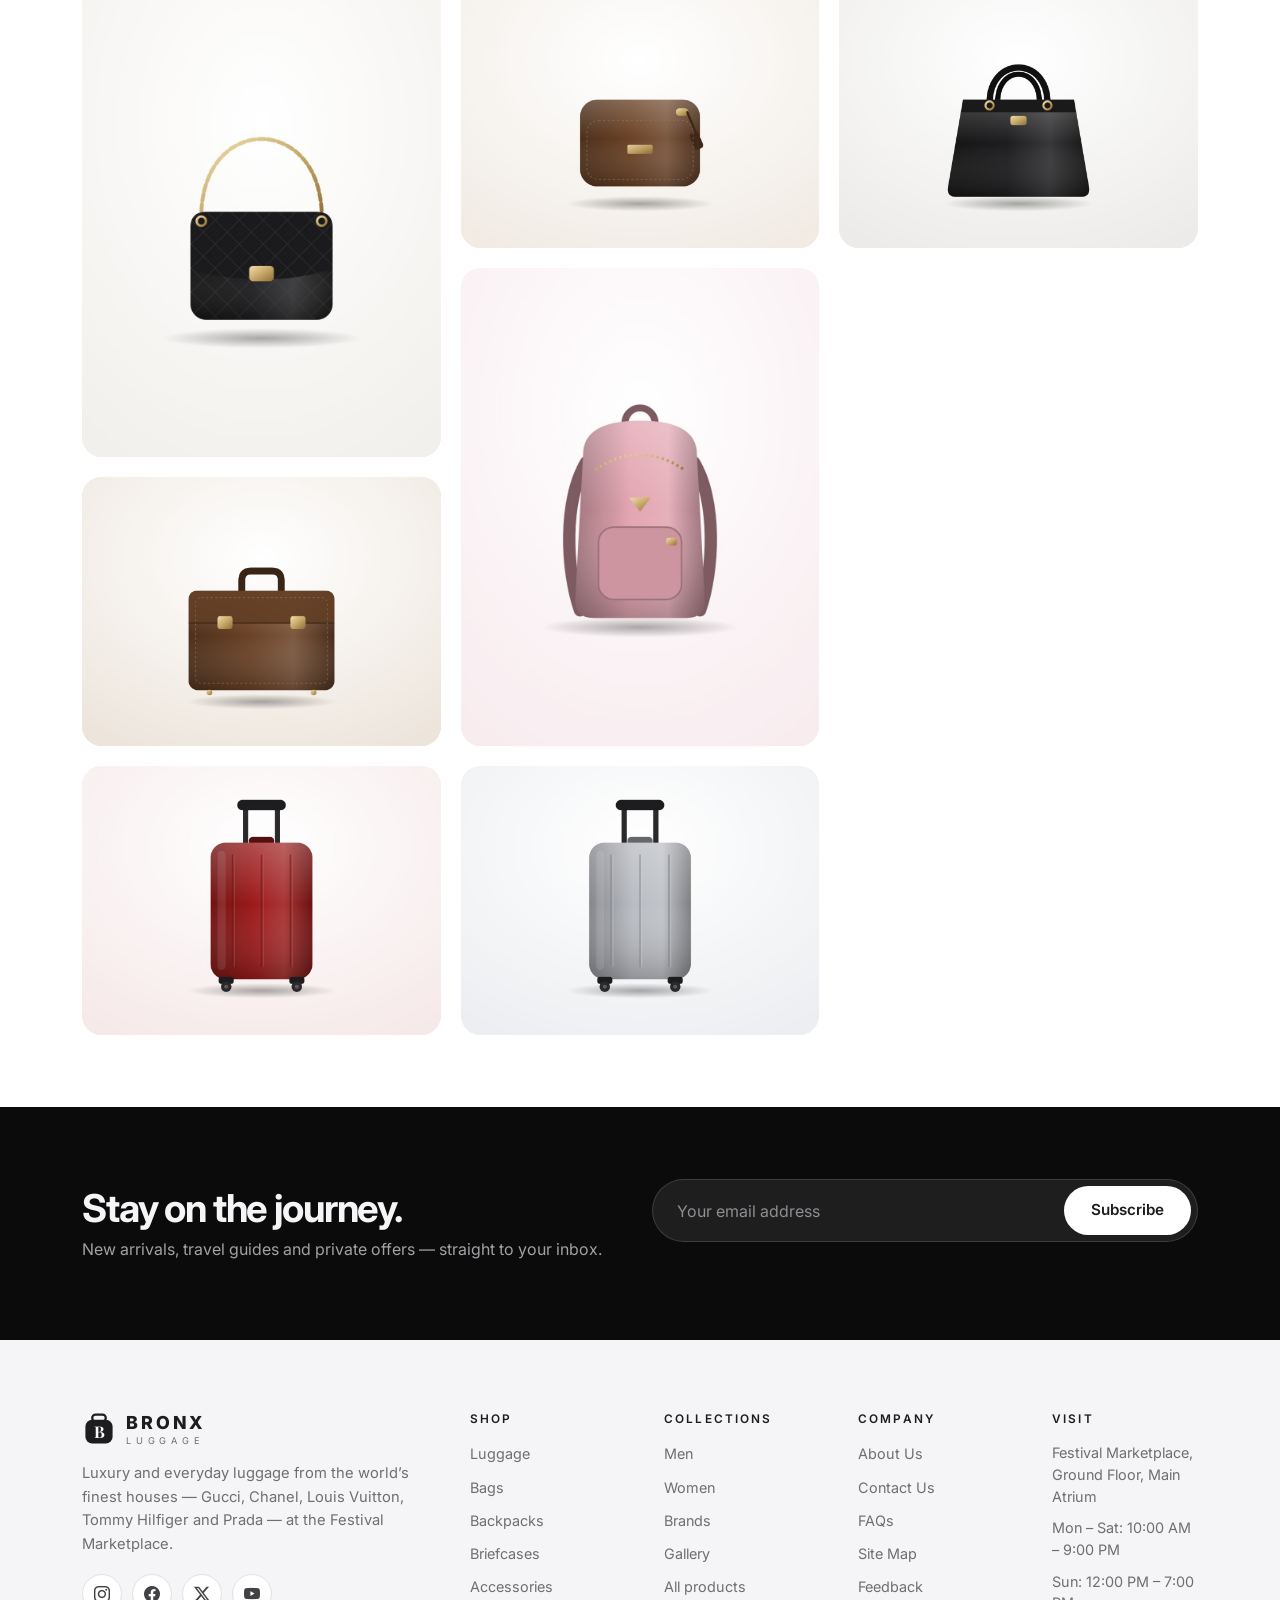
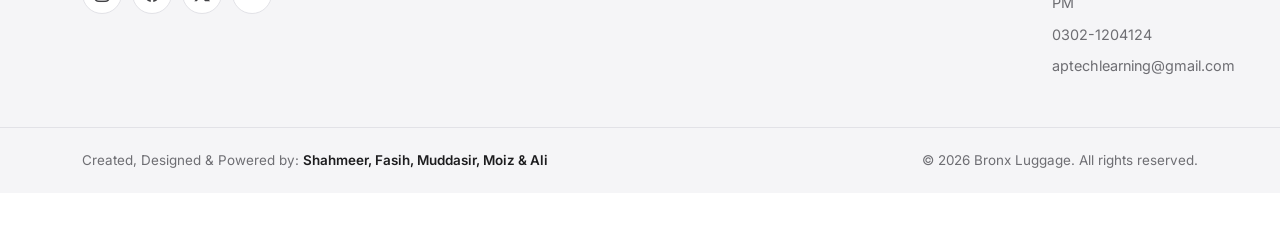
<file: gallery.html>
<!DOCTYPE html>
<html lang="en">
<head>
  <meta charset="UTF-8">
  <meta name="viewport" content="width=device-width, initial-scale=1">
  <title>Gallery — Bronx Luggage</title>
  <meta name="description" content="Browse the Bronx Luggage gallery of luggage, bags, backpacks and travel accessories.">
  <link rel="icon" type="image/svg+xml" href="images/logo/favicon.svg">
  <link rel="alternate icon" type="image/png" href="images/logo/favicon.png">
  <link rel="preconnect" href="https://fonts.googleapis.com">
  <link rel="preconnect" href="https://fonts.gstatic.com" crossorigin>
  <link href="https://fonts.googleapis.com/css2?family=Inter:wght@300;400;500;600;700;800&family=Jost:wght@300;500&family=Playfair+Display:ital,wght@0,500;0,700;1,500&display=swap" rel="stylesheet">
  <link href="https://cdn.jsdelivr.net/npm/bootstrap@5.3.3/dist/css/bootstrap.min.css" rel="stylesheet">
  <link href="https://cdn.jsdelivr.net/npm/bootstrap-icons@1.11.3/font/bootstrap-icons.min.css" rel="stylesheet">
  <link href="css/style.css" rel="stylesheet">
  <link href="css/gallery.css" rel="stylesheet">
</head>
<body data-page="gallery">
  <div id="loader" class="loader"></div>
  <header id="site-header" class="site-header"></header>

  <main id="main">
    <section class="page-hero">
      <div class="container-xl">
        <ol class="breadcrumb-bl rise"><li><a href="index.html">Home</a></li><li aria-current="page">Gallery</li></ol>
        <h1 class="display-title rise d1">The <span class="serif">Gallery.</span></h1>
        <p class="lead-text rise d2">A closer look at the pieces, colours and craftsmanship you’ll find in store.</p>
        <div class="chip-row justify-content-center mt-4 rise d3" id="galleryFilters" role="group" aria-label="Filter gallery">
          <button type="button" class="chip active" data-filter="all">All</button>
          <button type="button" class="chip" data-filter="luggage">Luggage</button>
          <button type="button" class="chip" data-filter="bags">Bags</button>
          <button type="button" class="chip" data-filter="backpacks">Backpacks</button>
          <button type="button" class="chip" data-filter="store">Accessories</button>
        </div>
      </div>
    </section>

    <section class="section-sm pt-0">
      <div class="container-xl">
        <div class="masonry" id="galleryGrid"></div>
      </div>
    </section>

    <!-- lightbox -->
    <div class="modal fade lightbox" id="lightbox" tabindex="-1" aria-labelledby="lbTitle" aria-hidden="true">
      <div class="modal-dialog modal-dialog-centered modal-xl">
        <div class="modal-content">
          <button type="button" class="lb-close" data-bs-dismiss="modal" aria-label="Close"><i class="bi bi-x-lg"></i></button>
          <div class="lb-stage" id="lbStage">
            <button type="button" class="lb-nav lb-prev" id="lbPrev" aria-label="Previous image"><i class="bi bi-chevron-left"></i></button>
            <img id="lbImg" alt="">
            <button type="button" class="lb-nav lb-next" id="lbNext" aria-label="Next image"><i class="bi bi-chevron-right"></i></button>
          </div>
          <div class="lb-caption">
            <h2 id="lbTitle"></h2>
            <span id="lbCount"></span>
          </div>
        </div>
      </div>
    </div>
  </main>

  <footer id="site-footer" class="site-footer"></footer>
  <div id="ticker" class="ticker"></div>

  <script src="https://code.jquery.com/jquery-3.7.1.min.js"></script>
  <script src="https://cdn.jsdelivr.net/npm/bootstrap@5.3.3/dist/js/bootstrap.bundle.min.js"></script>
  <script src="js/data.js"></script>
  <script src="js/art.js"></script>
  <script src="js/layout.js"></script>
  <script src="js/main.js"></script>
  <script src="js/products.js"></script>
  <script src="js/gallery.js"></script>
</body>
</html>
</file>
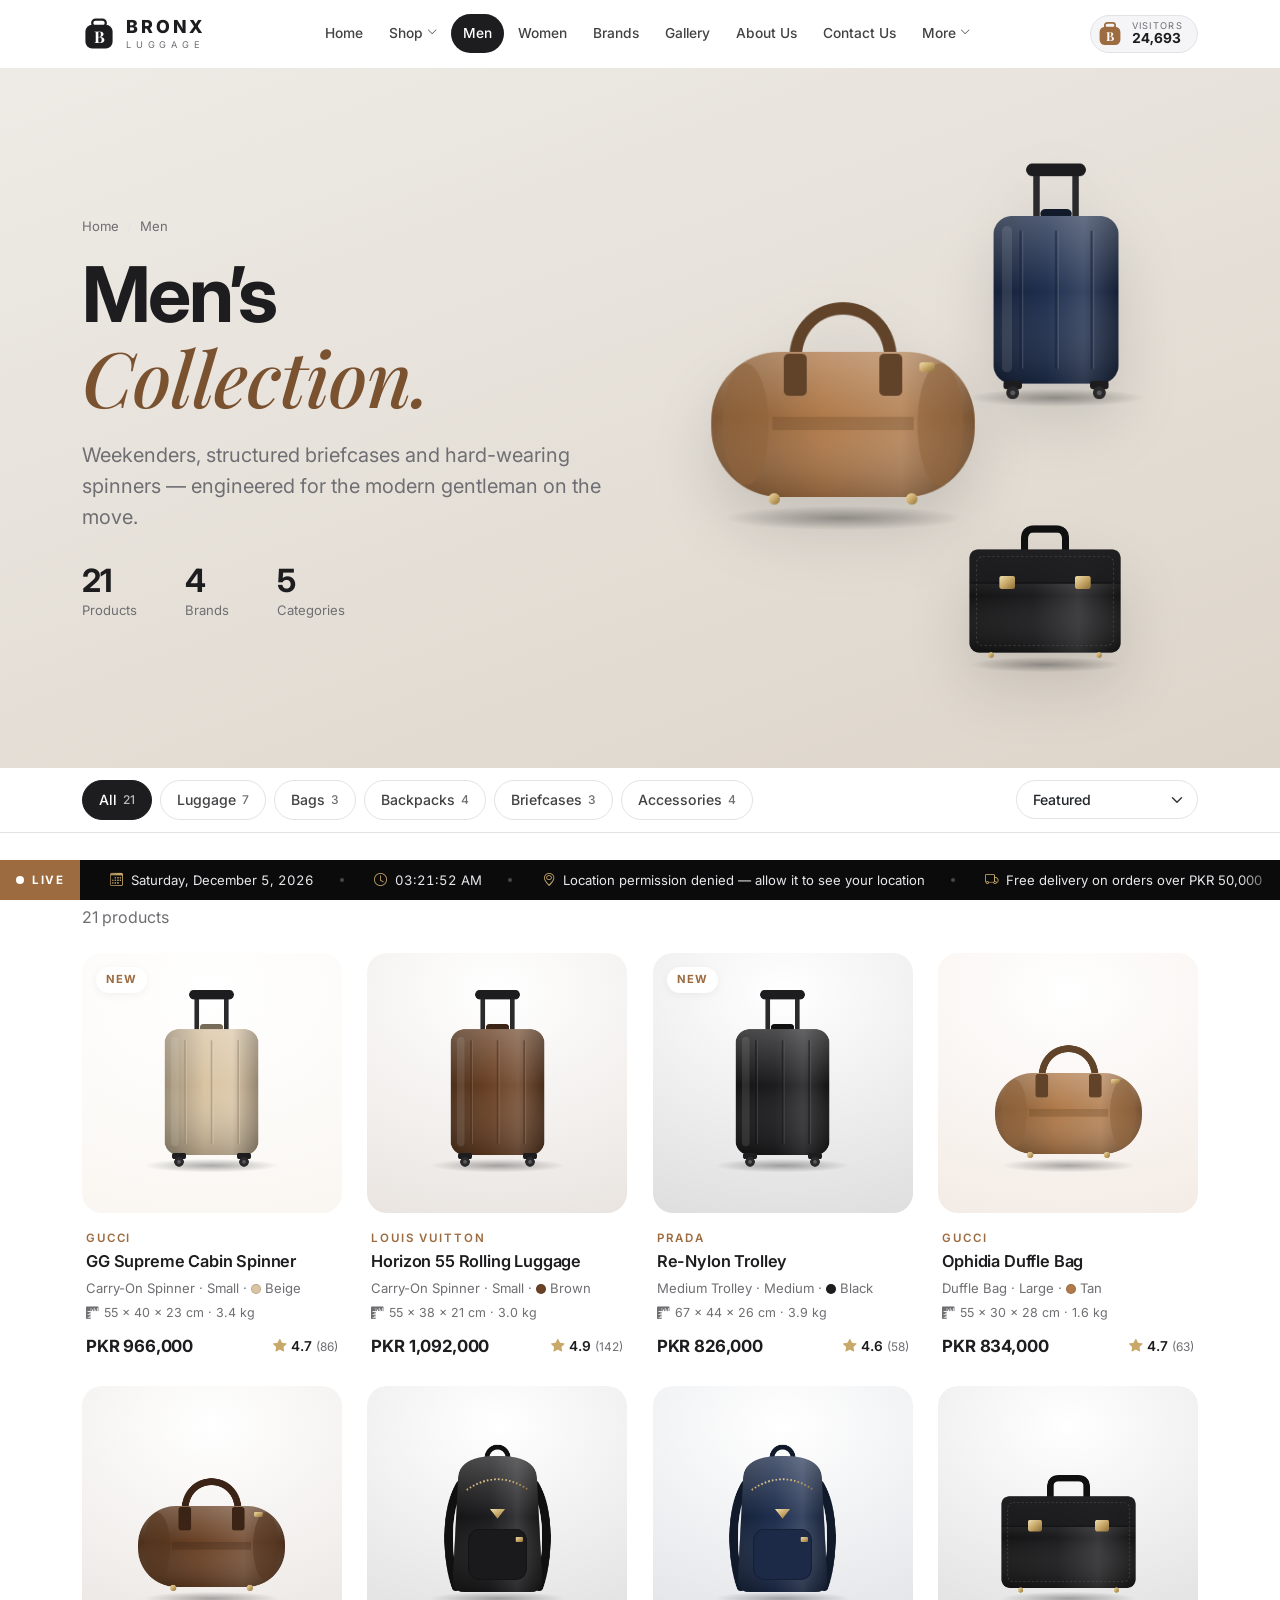
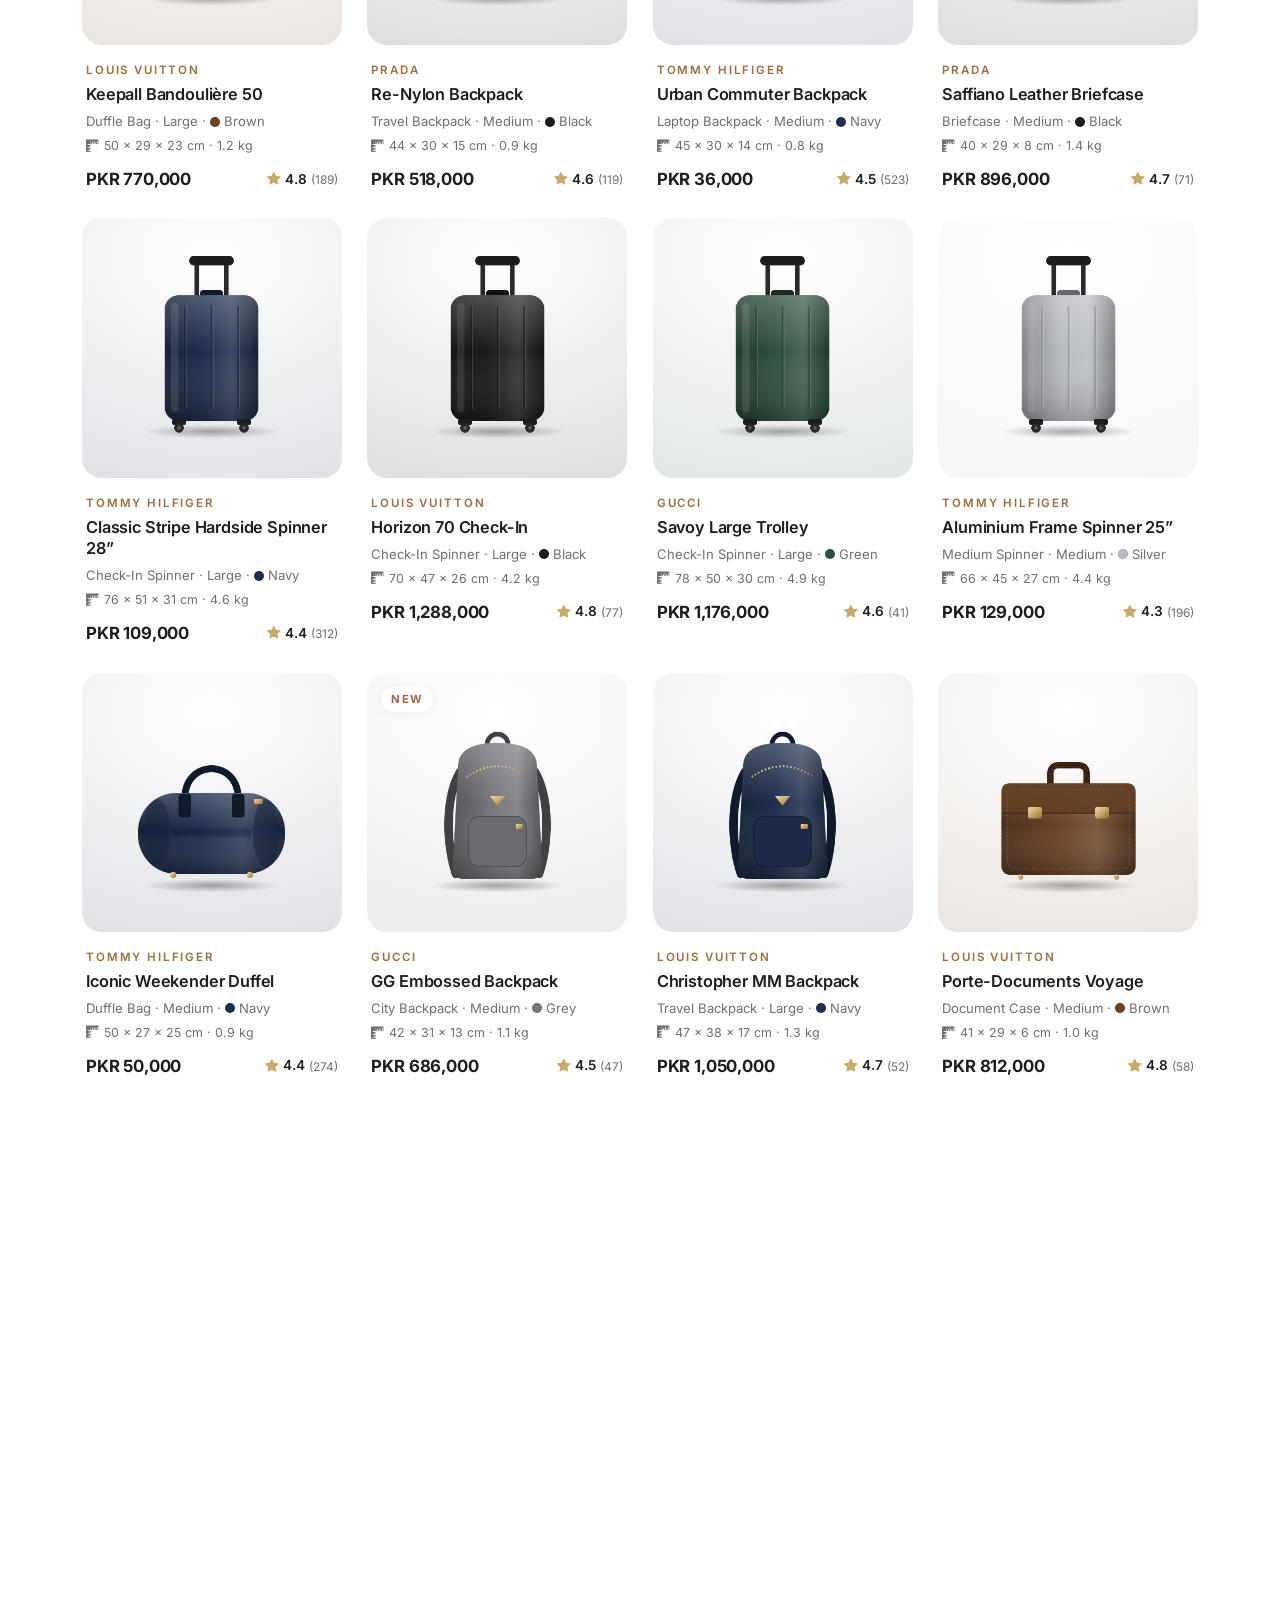
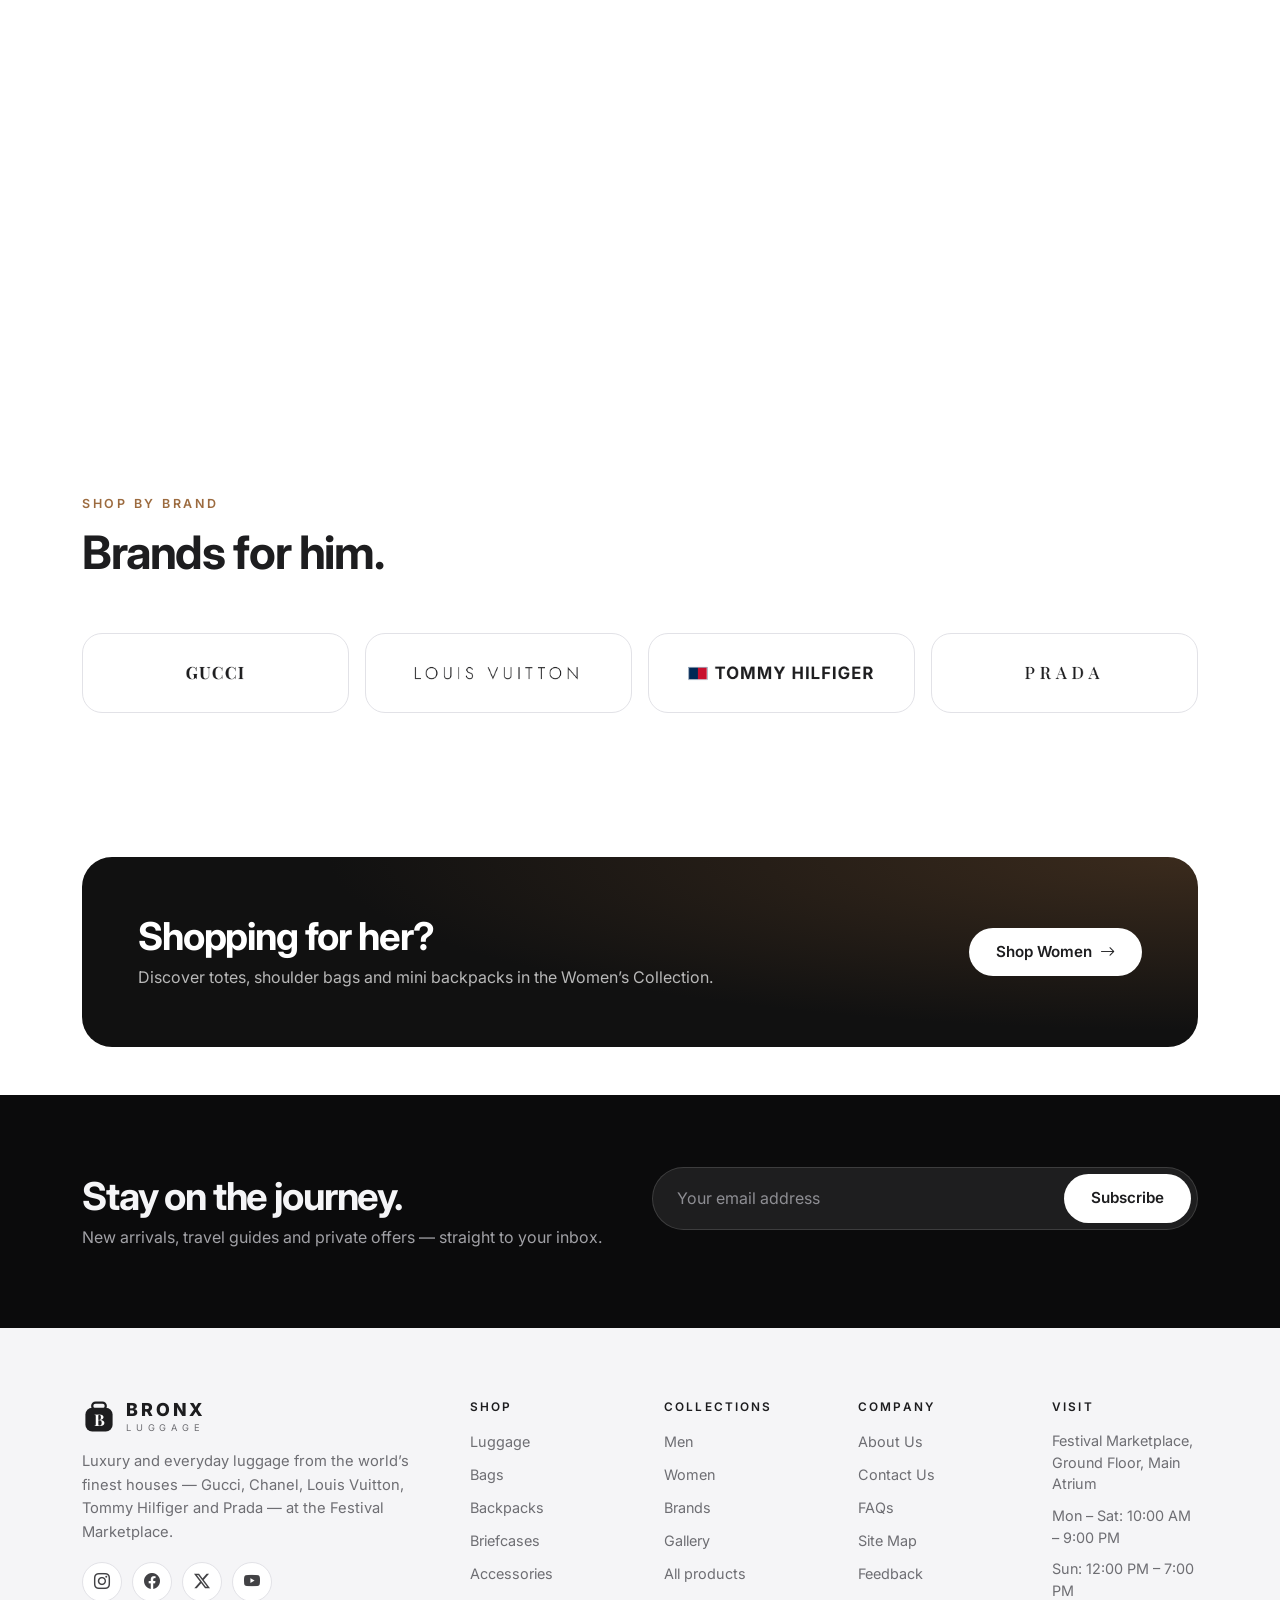
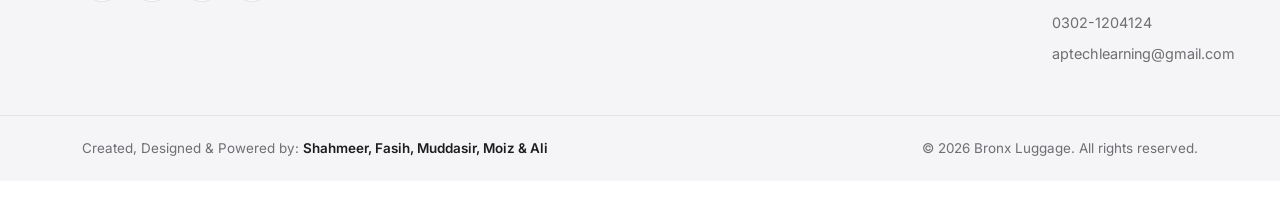
<file: men.html>
<!DOCTYPE html>
<html lang="en">
<head>
  <meta charset="UTF-8">
  <meta name="viewport" content="width=device-width, initial-scale=1">
  <title>Men’s Collection — Bronx Luggage</title>
  <meta name="description" content="Men's luggage, duffles, backpacks and briefcases from Gucci, Louis Vuitton, Prada and Tommy Hilfiger.">
  <link rel="icon" type="image/svg+xml" href="images/logo/favicon.svg">
  <link rel="alternate icon" type="image/png" href="images/logo/favicon.png">
  <link rel="preconnect" href="https://fonts.googleapis.com">
  <link rel="preconnect" href="https://fonts.gstatic.com" crossorigin>
  <link href="https://fonts.googleapis.com/css2?family=Inter:wght@300;400;500;600;700;800&family=Jost:wght@300;500&family=Playfair+Display:ital,wght@0,500;0,700;1,500&display=swap" rel="stylesheet">
  <link href="https://cdn.jsdelivr.net/npm/bootstrap@5.3.3/dist/css/bootstrap.min.css" rel="stylesheet">
  <link href="https://cdn.jsdelivr.net/npm/bootstrap-icons@1.11.3/font/bootstrap-icons.min.css" rel="stylesheet">
  <link href="css/style.css" rel="stylesheet">
  <link href="css/collection.css" rel="stylesheet">
  <link href="css/men.css" rel="stylesheet">
</head>
<body data-page="men">
  <div id="loader" class="loader"></div>
  <header id="site-header" class="site-header"></header>

  <main id="main">
    <section class="col-hero">
      <div class="container-xl">
        <div class="row align-items-center col-hero-row">
          <div class="col-lg-6 order-2 order-lg-1">
            <ol class="breadcrumb-bl rise"><li><a href="index.html">Home</a></li><li aria-current="page">Men</li></ol>
            <h1 class="display-title rise d1">Men’s<br><span class="serif">Collection.</span></h1>
            <p class="lead-text rise d2">Weekenders, structured briefcases and hard-wearing spinners — engineered for the modern gentleman on the move.</p>
            <div class="col-hero-stats rise d3">
              <div><strong data-count="0" id="statProducts">0</strong><span>Products</span></div>
              <div><strong data-count="0" id="statBrands">0</strong><span>Brands</span></div>
              <div><strong data-count="0" id="statCats">0</strong><span>Categories</span></div>
            </div>
          </div>
          <div class="col-lg-6 order-1 order-lg-2">
            <div class="col-hero-art">
              <img class="a2" data-art="suitcase" data-color="Navy" alt="">
              <img class="a1" data-art="duffel" data-color="Tan" alt="Tan duffle bag">
              <img class="a3" data-art="briefcase" data-color="Black" alt="Black leather briefcase">
            </div>
          </div>
        </div>
      </div>
    </section>

    <div class="col-toolbar">
      <div class="container-xl">
        <div class="chip-row" id="collectionChips" role="group" aria-label="Filter by category"></div>
        <label class="d-flex align-items-center gap-2 mb-0">
          <span class="visually-hidden">Sort products</span>
          <select class="form-select form-select-bl" id="collectionSort">
            <option value="featured">Featured</option>
            <option value="new">Newest</option>
            <option value="price-asc">Price: Low to High</option>
            <option value="price-desc">Price: High to Low</option>
            <option value="rating">Top rated</option>
          </select>
        </label>
      </div>
    </div>

    <section class="section-sm">
      <div class="container-xl">
        <p class="col-count" id="collectionCount" aria-live="polite"></p>
        <div class="product-grid" id="collectionGrid"></div>
      </div>
    </section>

    <section class="section-sm">
      <div class="container-xl">
        <div class="section-head reveal">
          <span class="eyebrow">Shop by brand</span>
          <h2 class="section-title">Brands for him.</h2>
        </div>
        <div class="col-brands" id="collectionBrands"></div>
      </div>
    </section>

    <section class="section-sm pb-5">
      <div class="container-xl">
        <div class="col-banner reveal">
          <div>
            <h2>Shopping for her?</h2>
            <p>Discover totes, shoulder bags and mini backpacks in the Women’s Collection.</p>
          </div>
          <a href="women.html" class="btn btn-bl-light">Shop Women <i class="bi bi-arrow-right"></i></a>
        </div>
      </div>
    </section>
  </main>

  <footer id="site-footer" class="site-footer"></footer>
  <div id="ticker" class="ticker"></div>

  <script src="https://code.jquery.com/jquery-3.7.1.min.js"></script>
  <script src="https://cdn.jsdelivr.net/npm/bootstrap@5.3.3/dist/js/bootstrap.bundle.min.js"></script>
  <script src="js/data.js"></script>
  <script src="js/art.js"></script>
  <script src="js/layout.js"></script>
  <script src="js/main.js"></script>
  <script src="js/products.js"></script>
  <script src="js/men.js"></script>
</body>
</html>
</file>
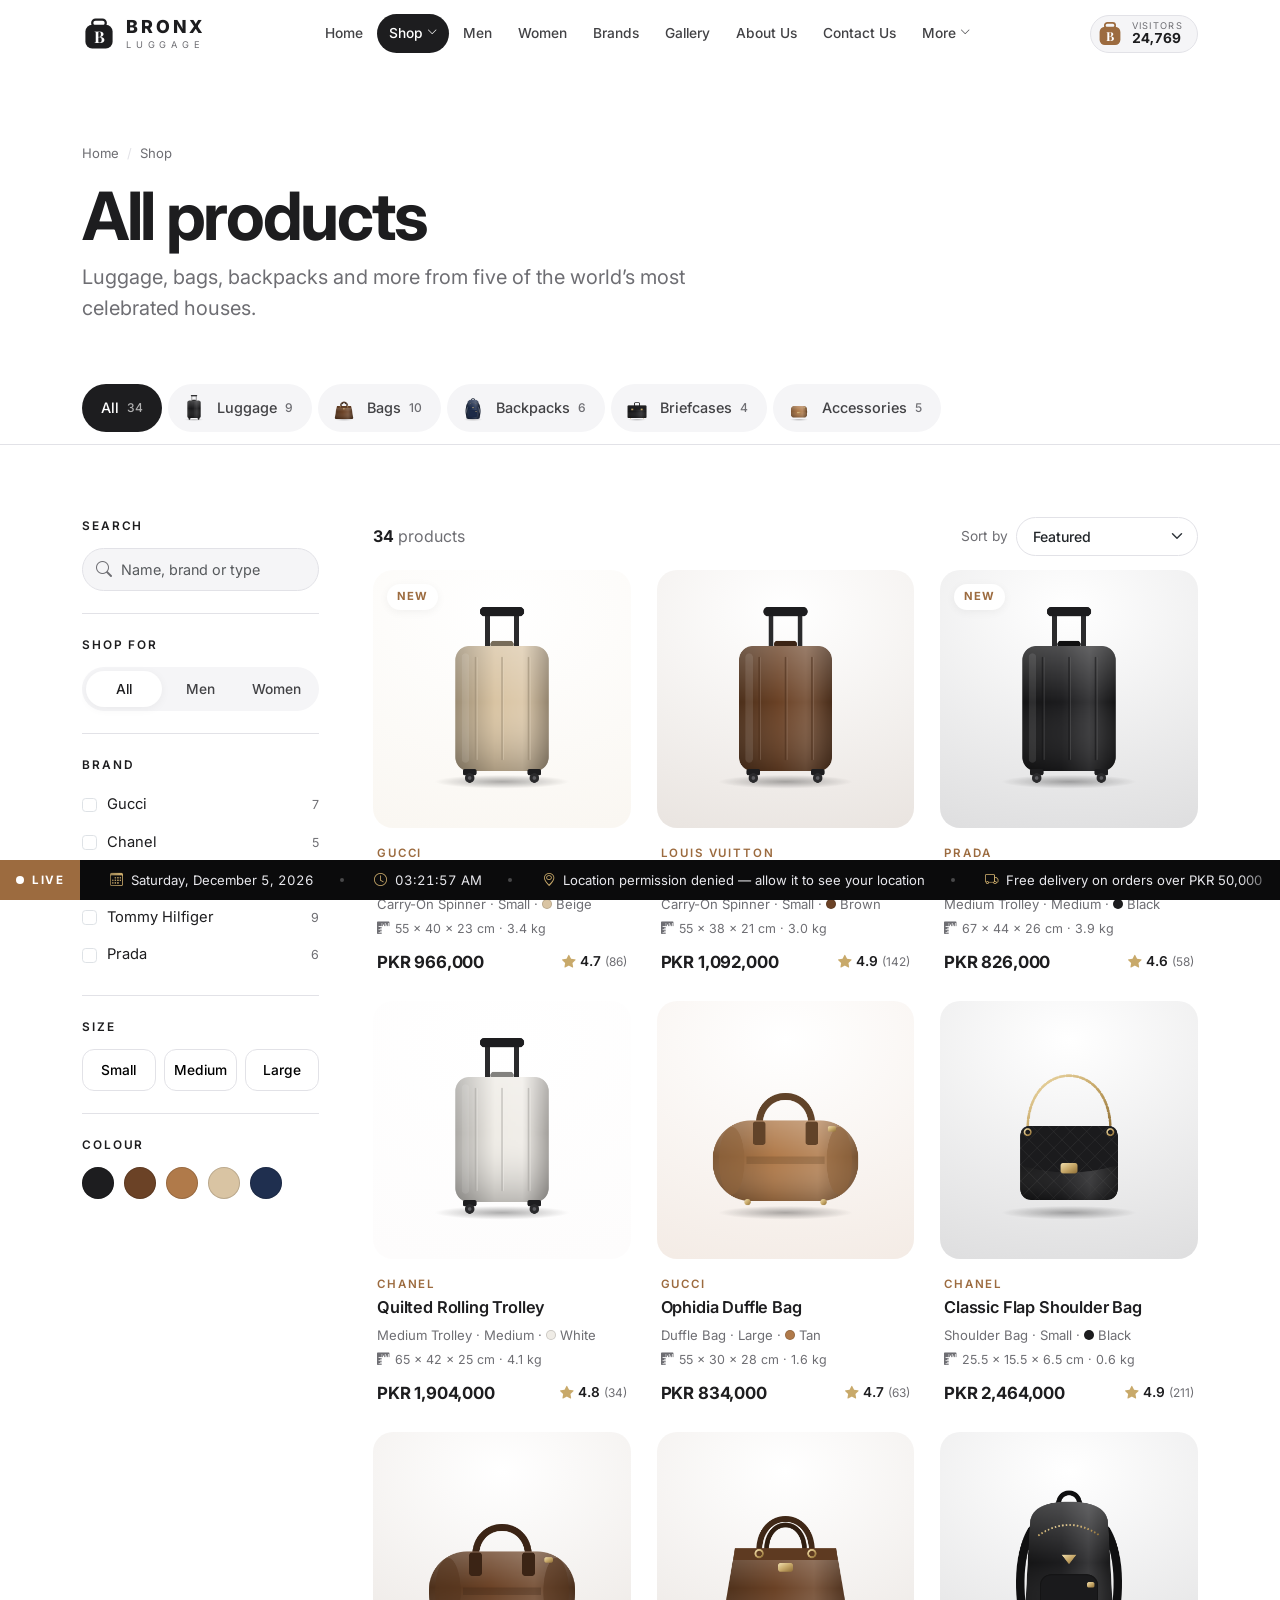
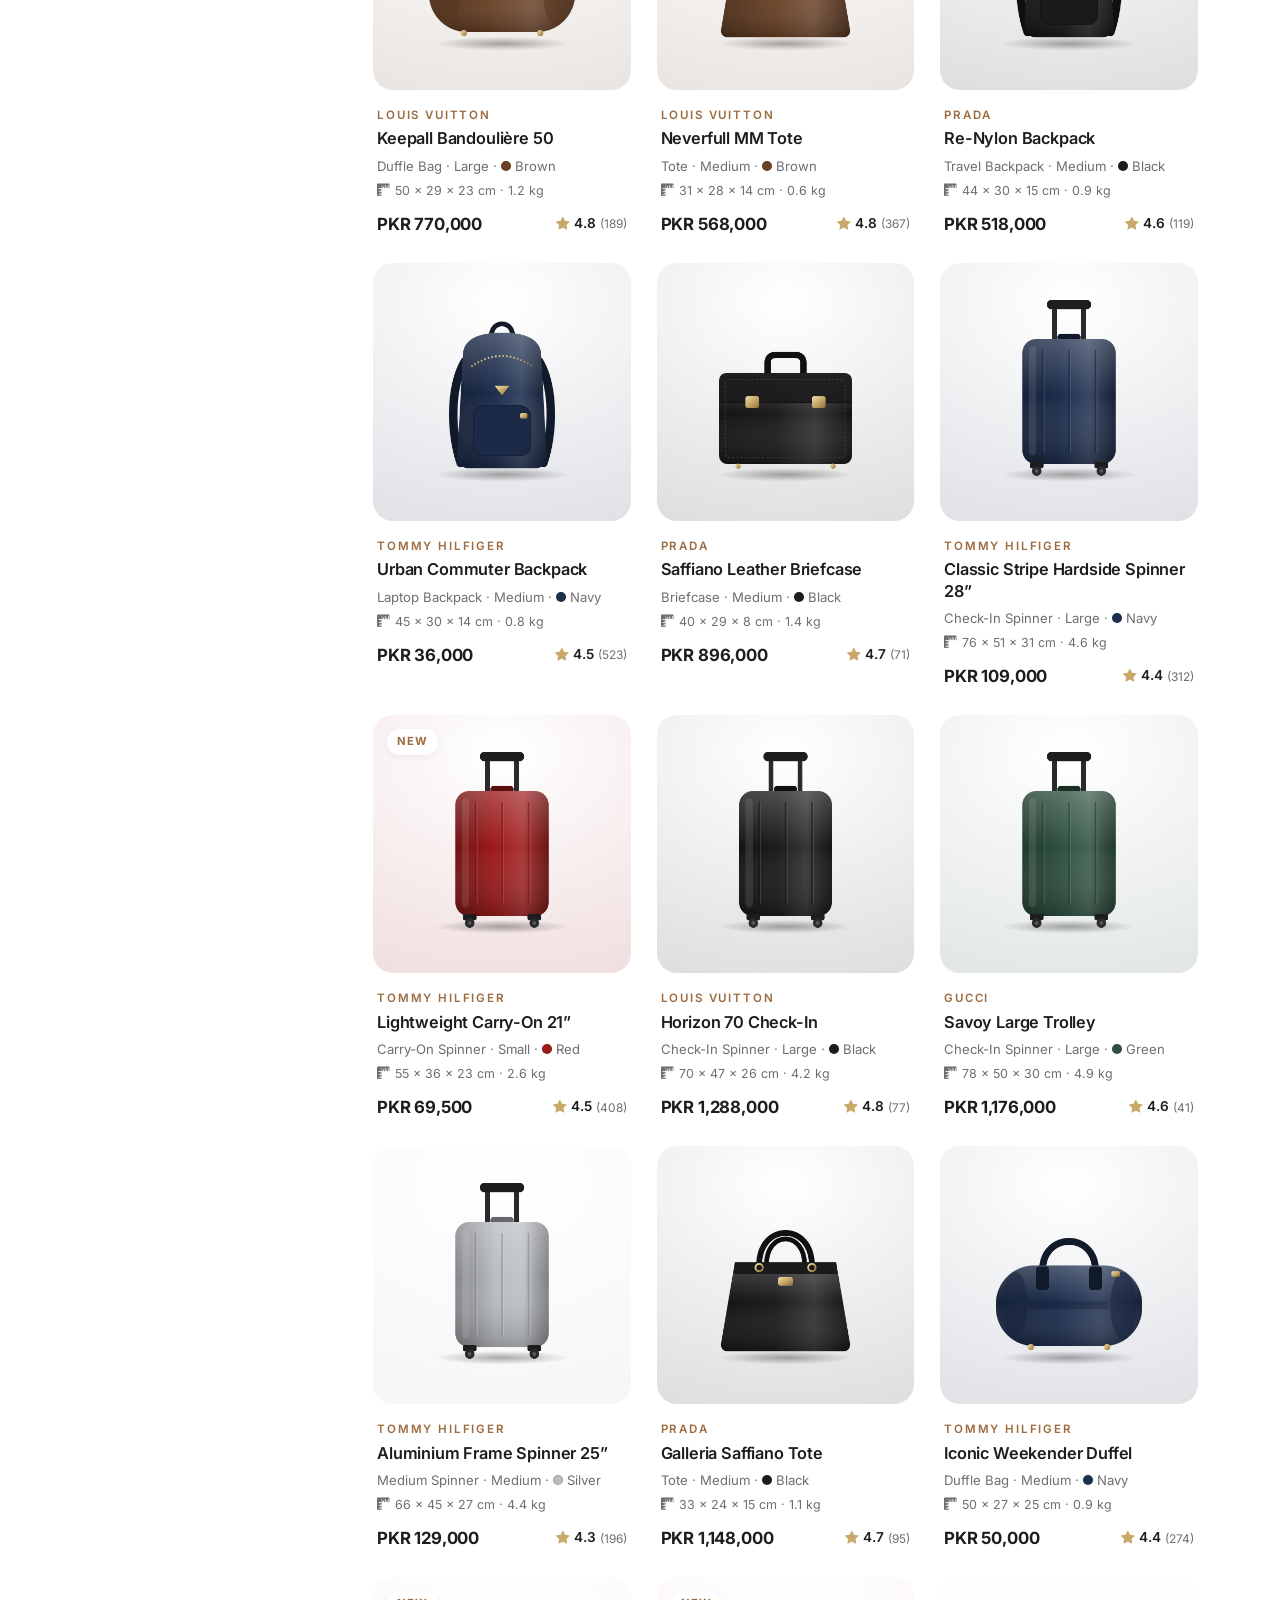
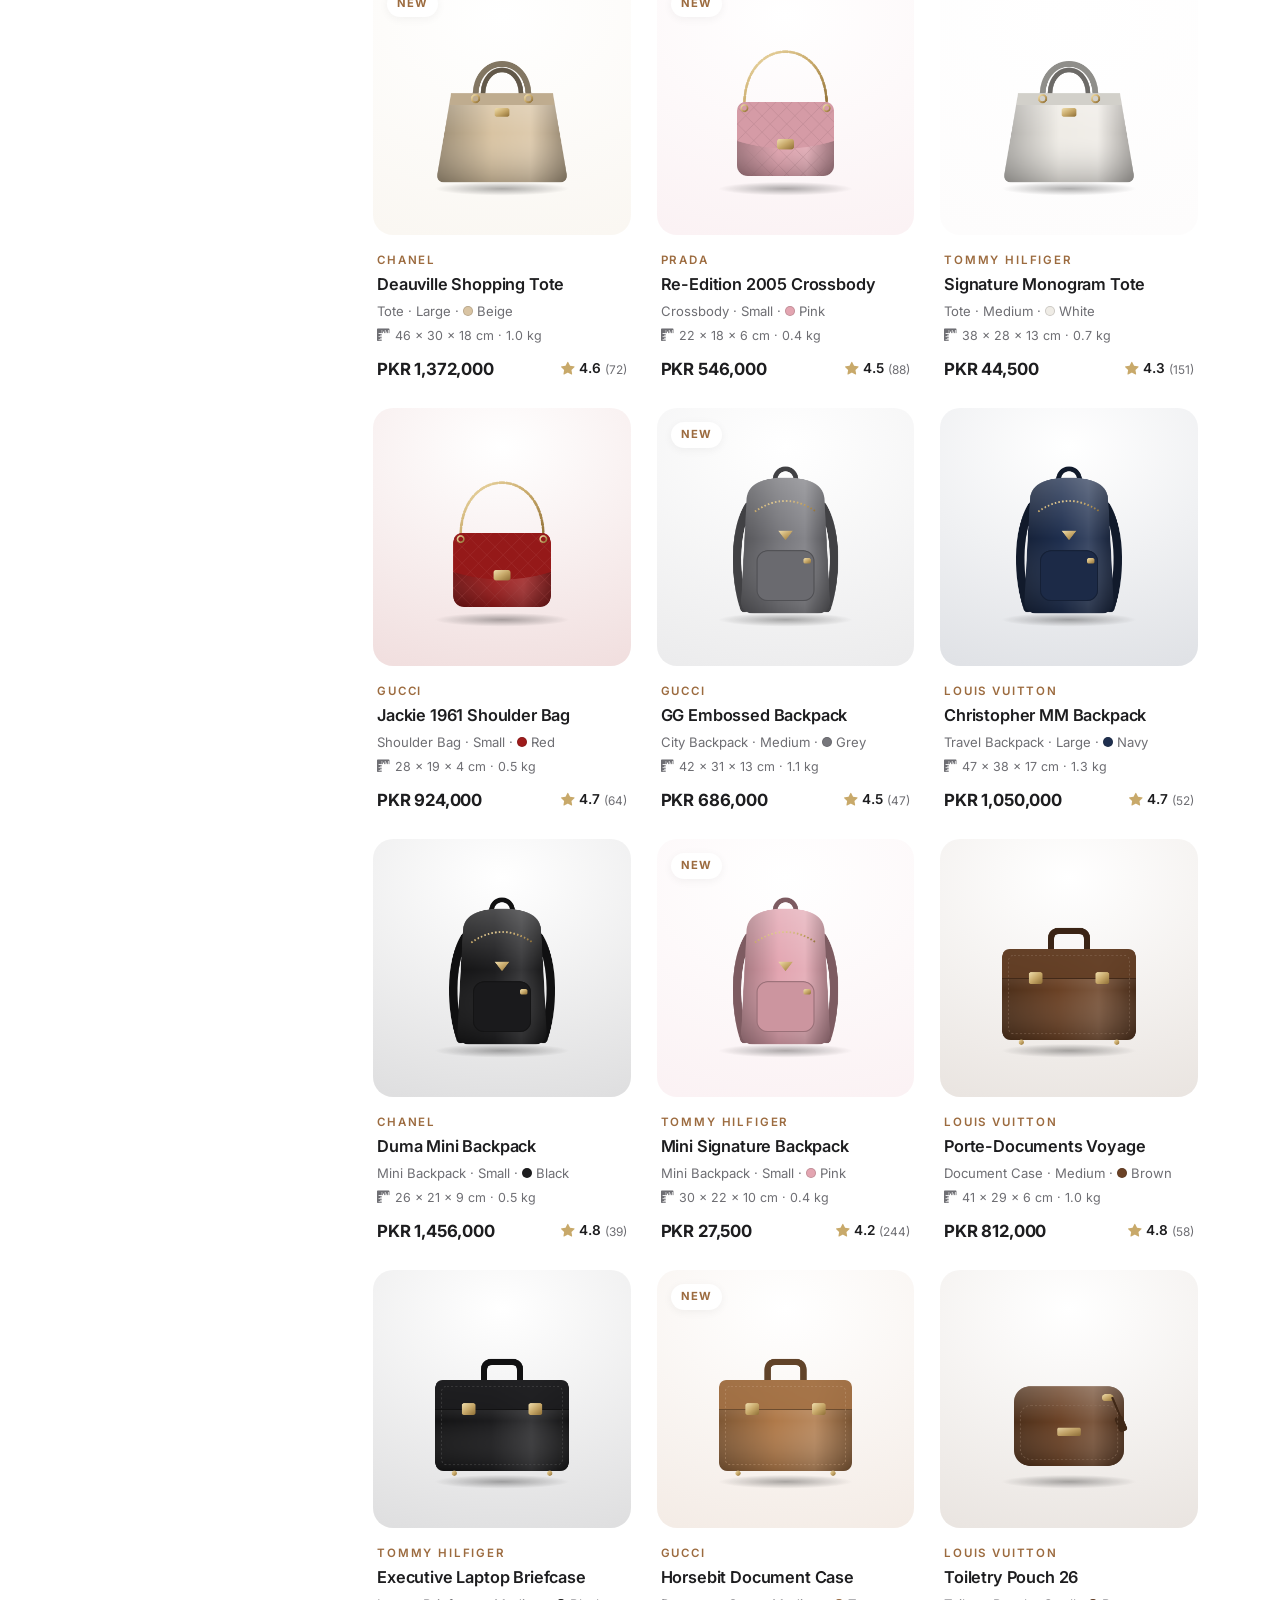
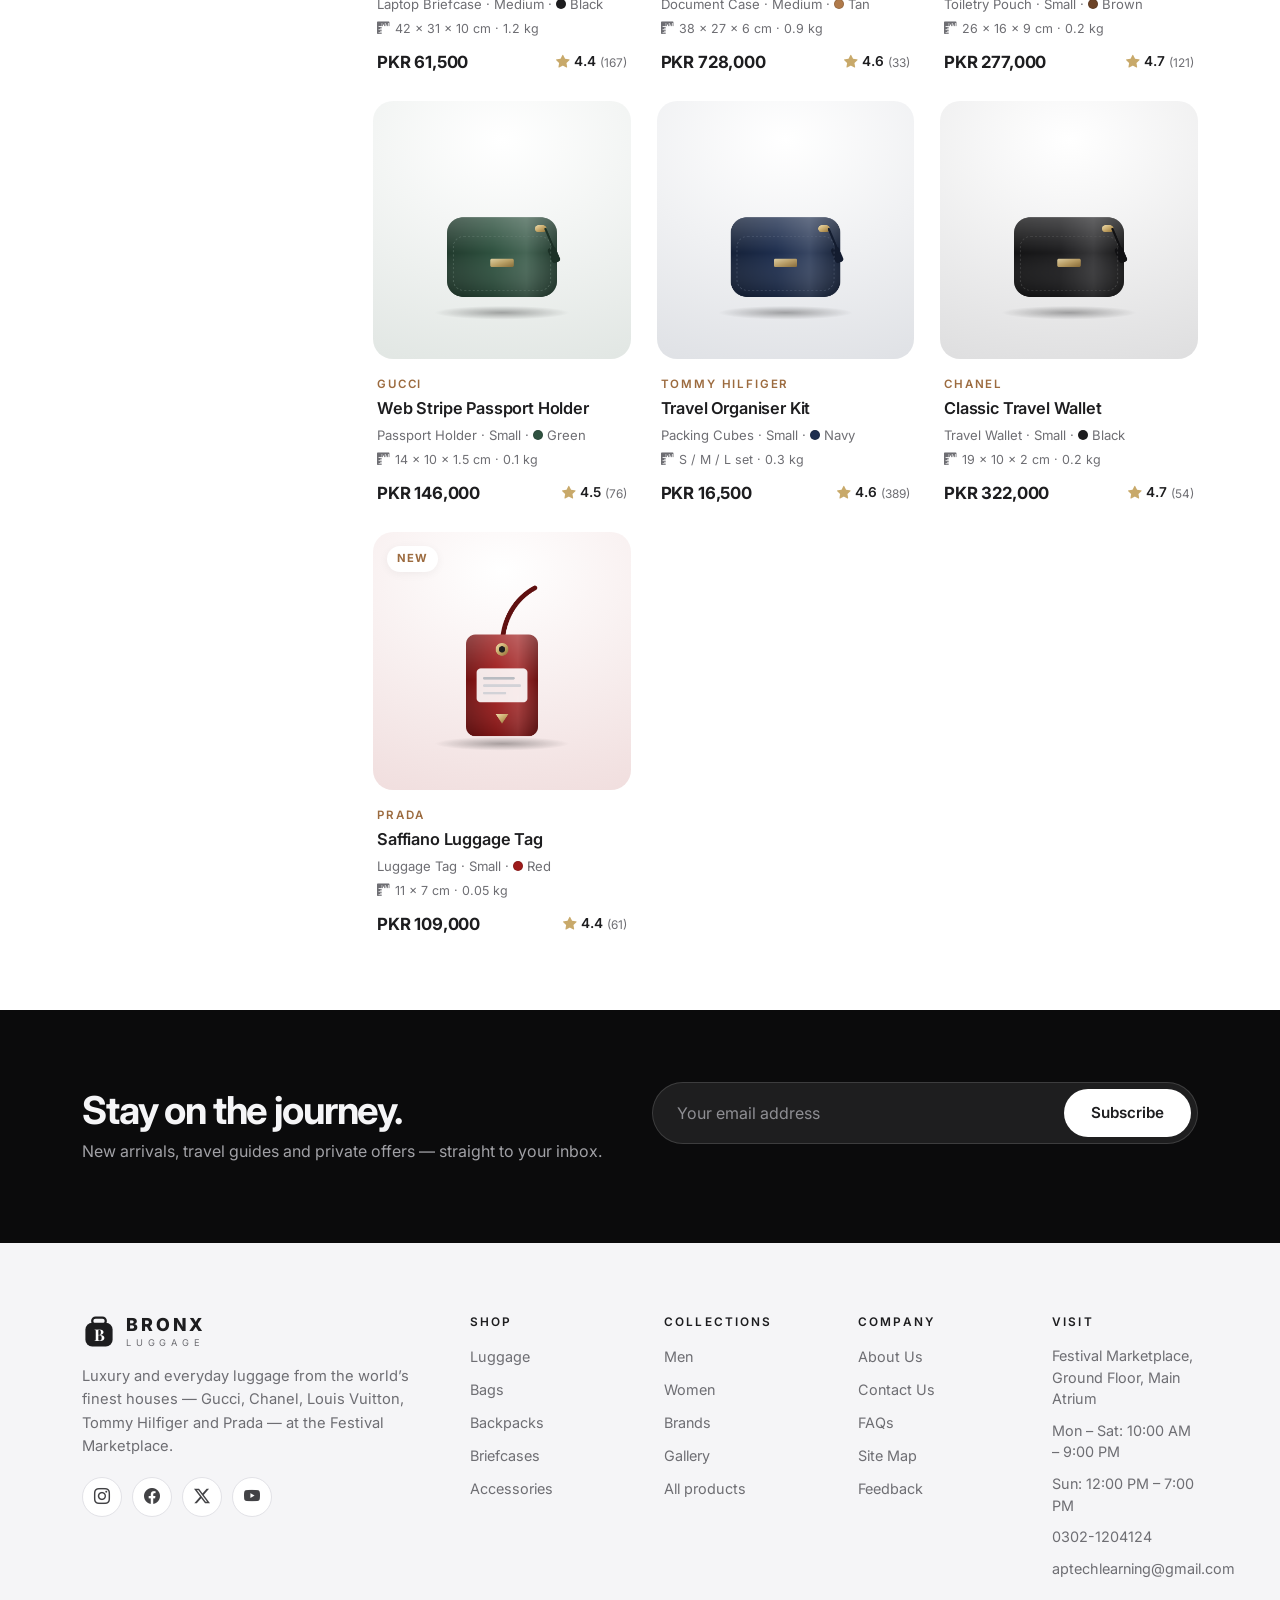
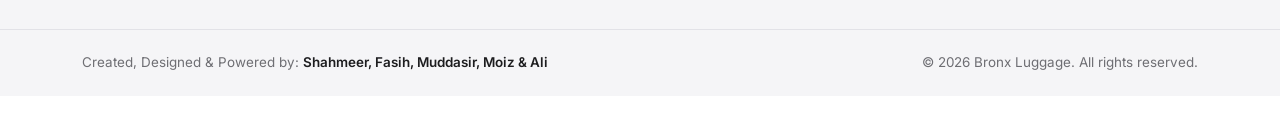
<file: shop.html>
<!DOCTYPE html>
<html lang="en">
<head>
  <meta charset="UTF-8">
  <meta name="viewport" content="width=device-width, initial-scale=1">
  <title>Shop — Bronx Luggage</title>
  <meta name="description" content="Shop luggage, bags, backpacks, briefcases and travel accessories. Filter by size, colour, price and brand.">
  <link rel="icon" type="image/svg+xml" href="images/logo/favicon.svg">
  <link rel="alternate icon" type="image/png" href="images/logo/favicon.png">
  <link rel="preconnect" href="https://fonts.googleapis.com">
  <link rel="preconnect" href="https://fonts.gstatic.com" crossorigin>
  <link href="https://fonts.googleapis.com/css2?family=Inter:wght@300;400;500;600;700;800&family=Jost:wght@300;500&family=Playfair+Display:ital,wght@0,500;0,700;1,500&display=swap" rel="stylesheet">
  <link href="https://cdn.jsdelivr.net/npm/bootstrap@5.3.3/dist/css/bootstrap.min.css" rel="stylesheet">
  <link href="https://cdn.jsdelivr.net/npm/bootstrap-icons@1.11.3/font/bootstrap-icons.min.css" rel="stylesheet">
  <link href="css/style.css" rel="stylesheet">
  <link href="css/shop.css" rel="stylesheet">
</head>
<body data-page="shop">
  <div id="loader" class="loader"></div>
  <header id="site-header" class="site-header"></header>

  <main id="main">
    <section class="shop-hero">
      <div class="container-xl">
        <ol class="breadcrumb-bl rise"><li><a href="index.html">Home</a></li><li aria-current="page">Shop</li></ol>
        <h1 class="display-title rise d1" id="shopTitle">All products</h1>
        <p class="lead-text rise d2" id="shopLead">Luggage, bags, backpacks and more from five of the world’s most celebrated houses.</p>
      </div>
    </section>

    <!-- category navigation -->
    <nav class="cat-tabs-wrap" aria-label="Product categories">
      <div class="container-xl">
        <div class="cat-tabs" id="catTabs" role="tablist"></div>
      </div>
    </nav>

    <section class="section-sm">
      <div class="container-xl">
        <div class="row g-4 g-xl-5">

          <!-- filters -->
          <div class="col-lg-3">
            <aside class="offcanvas-lg offcanvas-start filters" tabindex="-1" id="filtersPanel" aria-labelledby="filtersTitle">
              <div class="offcanvas-header">
                <h2 class="offcanvas-title" id="filtersTitle">Filters</h2>
                <button type="button" class="btn-close" data-bs-dismiss="offcanvas" data-bs-target="#filtersPanel" aria-label="Close filters"></button>
              </div>
              <div class="offcanvas-body">
                <form id="filterForm" class="w-100" autocomplete="off">
                  <div class="filter-block">
                    <label for="fSearch" class="filter-title">Search</label>
                    <div class="search-box">
                      <i class="bi bi-search"></i>
                      <input type="search" id="fSearch" class="form-control" placeholder="Name, brand or type">
                    </div>
                  </div>

                  <div class="filter-block">
                    <p class="filter-title">Shop for</p>
                    <div class="seg" id="fGender">
                      <input type="radio" class="btn-check" name="gender" id="gAll" value="all" checked><label for="gAll">All</label>
                      <input type="radio" class="btn-check" name="gender" id="gMen" value="men"><label for="gMen">Men</label>
                      <input type="radio" class="btn-check" name="gender" id="gWomen" value="women"><label for="gWomen">Women</label>
                    </div>
                  </div>

                  <div class="filter-block">
                    <p class="filter-title">Brand</p>
                    <div id="fBrands" class="check-list"></div>
                  </div>

                  <div class="filter-block">
                    <p class="filter-title">Size</p>
                    <div id="fSizes" class="toggle-row"></div>
                  </div>

                  <div class="filter-block">
                    <p class="filter-title">Colour <span class="filter-hint" id="colorHint"></span></p>
                    <div id="fColors" class="swatch-row"></div>
                  </div>

                  <div class="filter-block">
                    <p class="filter-title">Price</p>
                    <div id="fPrices" class="check-list"></div>
                  </div>

                  <button type="button" class="btn btn-bl-outline w-100" id="clearFilters"><i class="bi bi-arrow-counterclockwise"></i> Clear all filters</button>
                </form>
              </div>
            </aside>
          </div>

          <!-- results -->
          <div class="col-lg-9">
            <div class="results-bar">
              <div class="d-flex align-items-center gap-2">
                <button class="btn btn-bl-outline btn-filter d-lg-none" type="button" data-bs-toggle="offcanvas" data-bs-target="#filtersPanel" aria-controls="filtersPanel">
                  <i class="bi bi-sliders"></i> Filters <span class="filter-count" id="filterCount"></span>
                </button>
                <p class="results-count" id="resultsCount" aria-live="polite"></p>
              </div>
              <label class="d-flex align-items-center gap-2 mb-0">
                <span class="sort-label">Sort by</span>
                <select class="form-select form-select-bl" id="sortSelect">
                  <option value="featured">Featured</option>
                  <option value="new">Newest</option>
                  <option value="price-asc">Price: Low to High</option>
                  <option value="price-desc">Price: High to Low</option>
                  <option value="rating">Top rated</option>
                  <option value="name">Name A–Z</option>
                </select>
              </label>
            </div>
            <div class="active-filters" id="activeFilters"></div>
            <div class="product-grid" id="productGrid"></div>
          </div>

        </div>
      </div>
    </section>
  </main>

  <footer id="site-footer" class="site-footer"></footer>
  <div id="ticker" class="ticker"></div>

  <script src="https://code.jquery.com/jquery-3.7.1.min.js"></script>
  <script src="https://cdn.jsdelivr.net/npm/bootstrap@5.3.3/dist/js/bootstrap.bundle.min.js"></script>
  <script src="js/data.js"></script>
  <script src="js/art.js"></script>
  <script src="js/layout.js"></script>
  <script src="js/main.js"></script>
  <script src="js/products.js"></script>
  <script src="js/shop.js"></script>
</body>
</html>
</file>
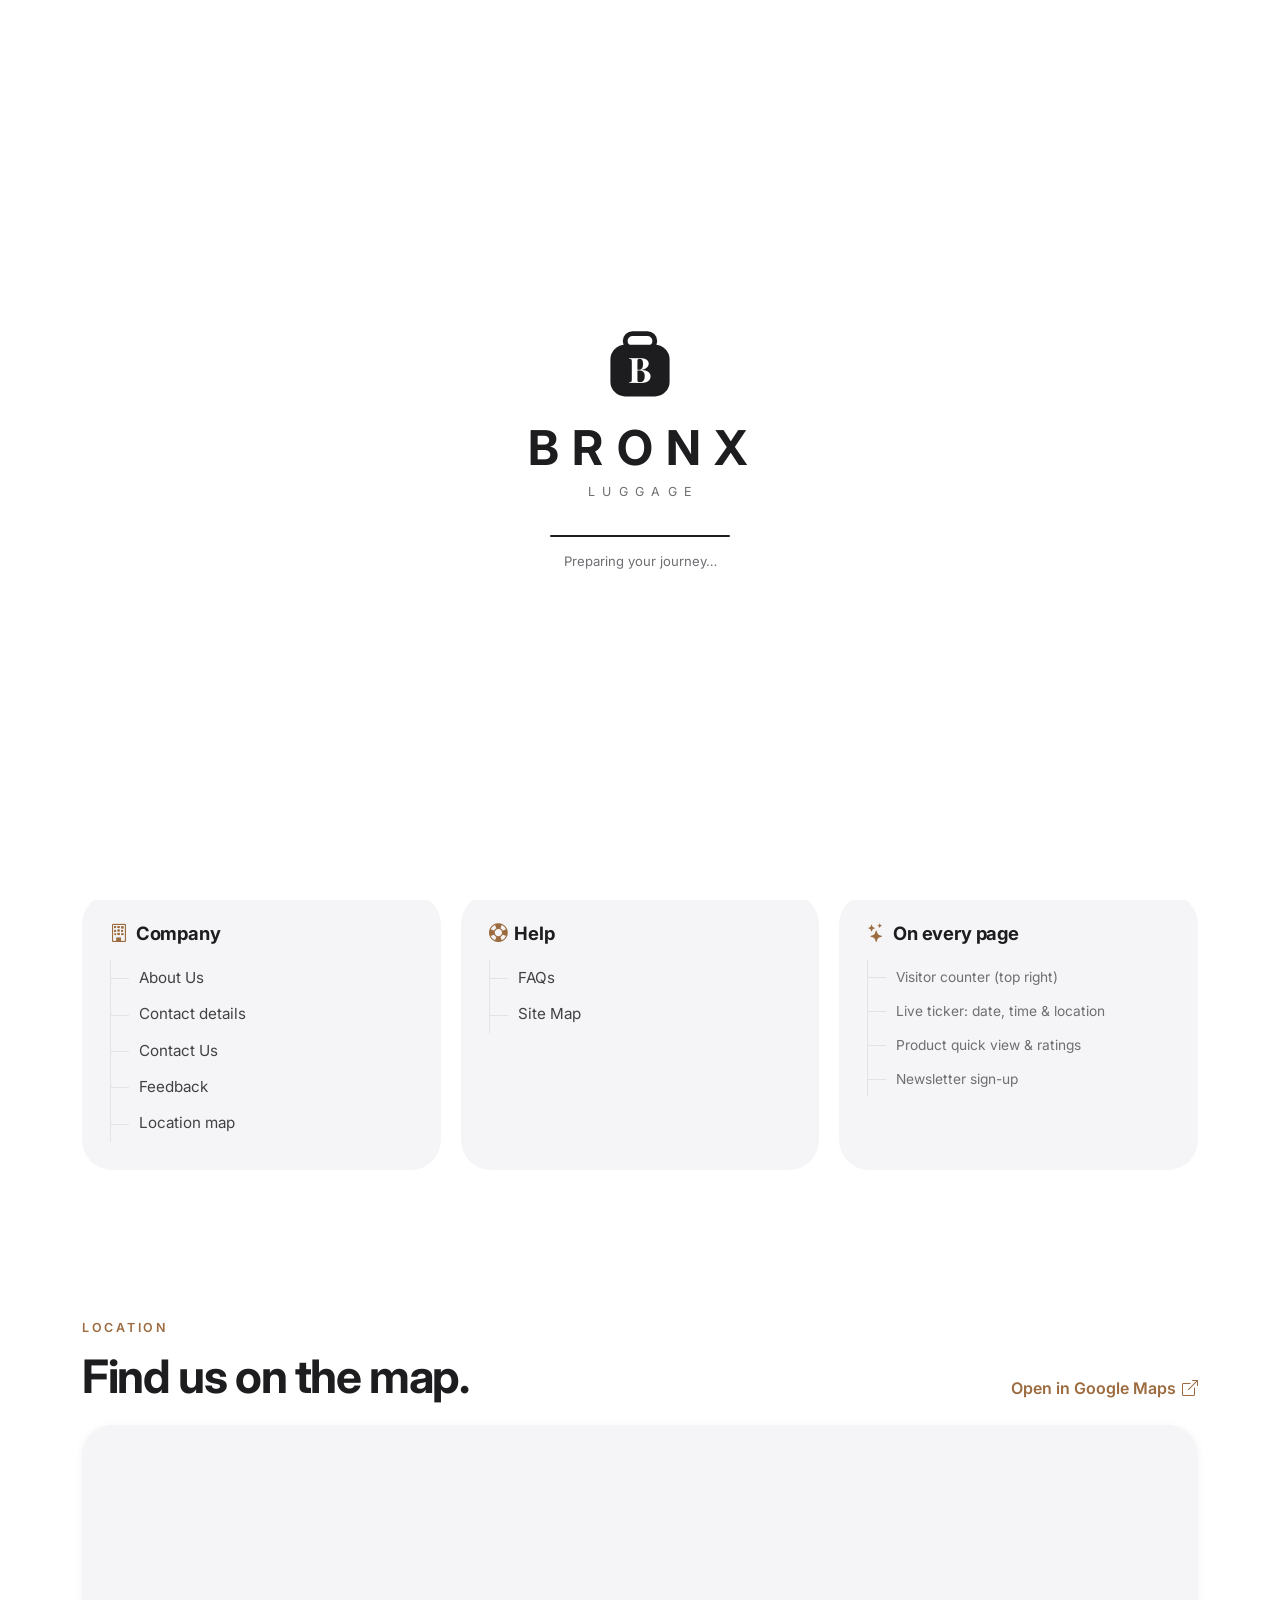
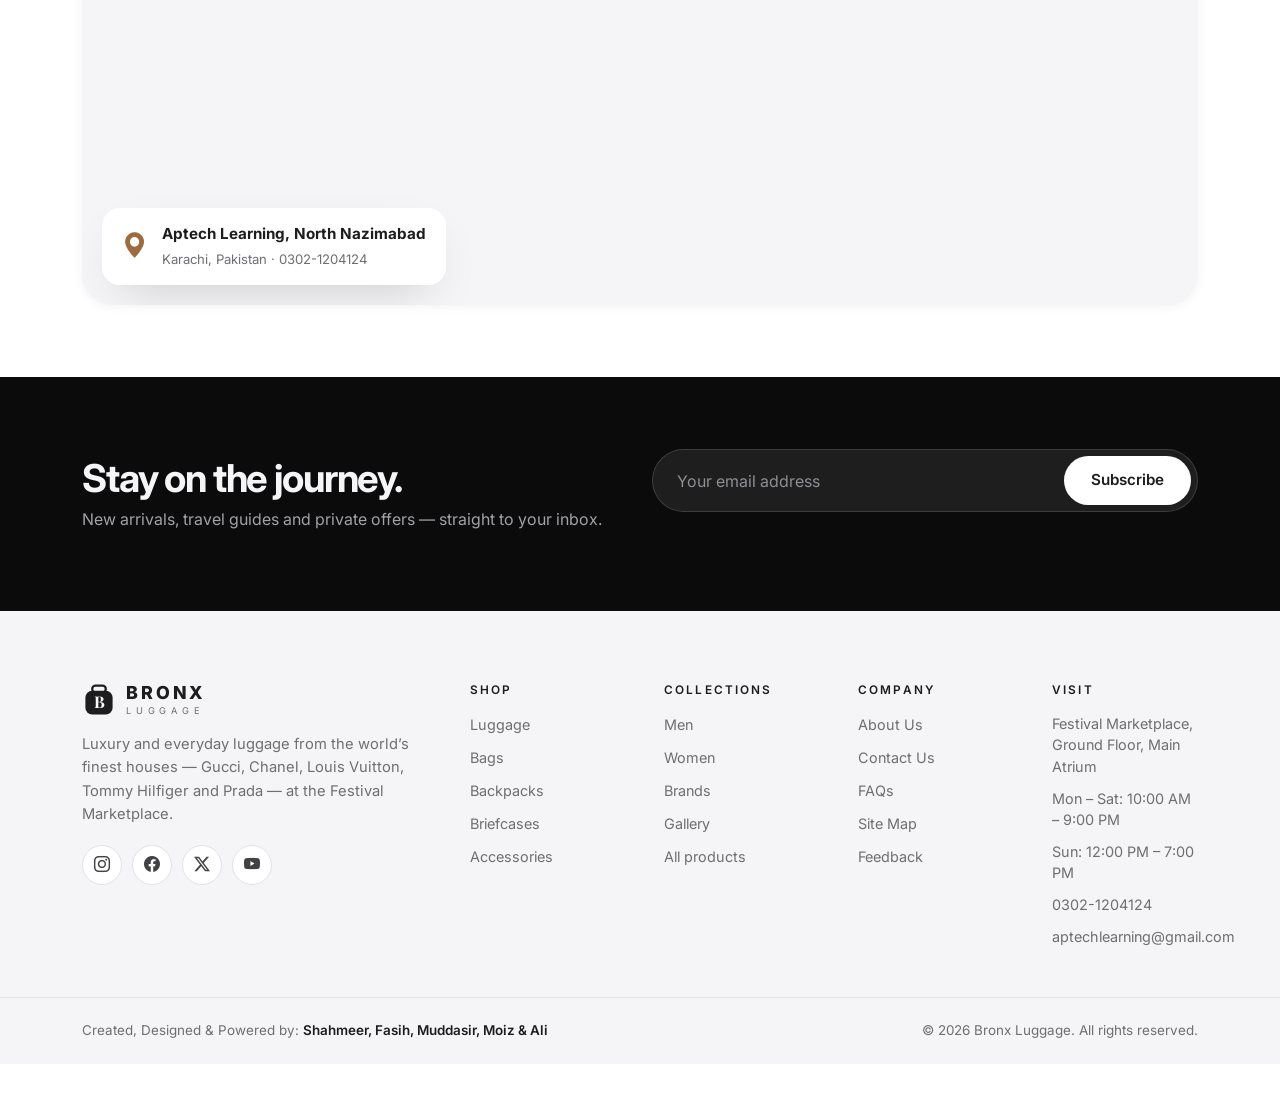
<file: sitemap.html>
<!DOCTYPE html>
<html lang="en">
<head>
  <meta charset="UTF-8">
  <meta name="viewport" content="width=device-width, initial-scale=1">
  <title>Site Map — Bronx Luggage</title>
  <meta name="description" content="Site map of the Bronx Luggage website: every page and section at a glance.">
  <link rel="icon" type="image/svg+xml" href="images/logo/favicon.svg">
  <link rel="alternate icon" type="image/png" href="images/logo/favicon.png">
  <link rel="preconnect" href="https://fonts.googleapis.com">
  <link rel="preconnect" href="https://fonts.gstatic.com" crossorigin>
  <link href="https://fonts.googleapis.com/css2?family=Inter:wght@300;400;500;600;700;800&family=Jost:wght@300;500&family=Playfair+Display:ital,wght@0,500;0,700;1,500&display=swap" rel="stylesheet">
  <link href="https://cdn.jsdelivr.net/npm/bootstrap@5.3.3/dist/css/bootstrap.min.css" rel="stylesheet">
  <link href="https://cdn.jsdelivr.net/npm/bootstrap-icons@1.11.3/font/bootstrap-icons.min.css" rel="stylesheet">
  <link href="css/style.css" rel="stylesheet">
  <link href="css/sitemap.css" rel="stylesheet">
</head>
<body data-page="sitemap">
  <div id="loader" class="loader"></div>
  <header id="site-header" class="site-header"></header>

  <main id="main">
    <section class="page-hero">
      <div class="container-xl">
        <ol class="breadcrumb-bl rise"><li><a href="index.html">Home</a></li><li aria-current="page">Site Map</li></ol>
        <h1 class="display-title rise d1">Site <span class="serif">Map.</span></h1>
        <p class="lead-text rise d2">Every page and section of Bronx Luggage, all in one place.</p>
      </div>
    </section>

    <section class="section-sm pt-0">
      <div class="container-xl">
        <div class="map-root reveal">
          <a href="index.html" class="map-home"><i class="bi bi-house"></i> Home <small>index.html</small></a>
        </div>

        <div class="map-grid">
          <div class="map-col reveal">
            <h2><a href="shop.html"><i class="bi bi-bag"></i> Shop</a></h2>
            <ul>
              <li><a href="shop.html?cat=luggage">Luggage</a></li>
              <li><a href="shop.html?cat=bags">Bags</a></li>
              <li><a href="shop.html?cat=backpacks">Backpacks</a></li>
              <li><a href="shop.html?cat=briefcases">Briefcases</a></li>
              <li><a href="shop.html?cat=accessories">Accessories</a></li>
              <li class="map-note">Filters: size, colour, price, brand, gender</li>
            </ul>
          </div>

          <div class="map-col reveal">
            <h2><i class="bi bi-people"></i> Collections</h2>
            <ul>
              <li><a href="men.html">Men’s Collection</a></li>
              <li><a href="women.html">Women’s Collection</a></li>
              <li><a href="gallery.html">Gallery</a></li>
            </ul>
          </div>

          <div class="map-col reveal">
            <h2><a href="brands.html"><i class="bi bi-gem"></i> Brands</a></h2>
            <ul>
              <li><a href="brands.html#gucci">Gucci</a></li>
              <li><a href="brands.html#chanel">Chanel</a></li>
              <li><a href="brands.html#louis-vuitton">Louis Vuitton</a></li>
              <li><a href="brands.html#tommy-hilfiger">Tommy Hilfiger</a></li>
              <li><a href="brands.html#prada">Prada</a></li>
            </ul>
          </div>

          <div class="map-col reveal">
            <h2><i class="bi bi-building"></i> Company</h2>
            <ul>
              <li><a href="about.html">About Us</a></li>
              <li><a href="about.html#details">Contact details</a></li>
              <li><a href="contact.html">Contact Us</a></li>
              <li><a href="contact.html#feedback">Feedback</a></li>
              <li><a href="#location">Location map</a></li>
            </ul>
          </div>

          <div class="map-col reveal">
            <h2><i class="bi bi-life-preserver"></i> Help</h2>
            <ul>
              <li><a href="faq.html">FAQs</a></li>
              <li><a href="sitemap.html">Site Map</a></li>
            </ul>
          </div>

          <div class="map-col reveal">
            <h2><i class="bi bi-stars"></i> On every page</h2>
            <ul>
              <li class="map-note">Visitor counter (top right)</li>
              <li class="map-note">Live ticker: date, time &amp; location</li>
              <li class="map-note">Product quick view &amp; ratings</li>
              <li class="map-note">Newsletter sign-up</li>
            </ul>
          </div>
        </div>
      </div>
    </section>

    <!-- location map -->
    <section class="section-sm" id="location">
      <div class="container-xl">
        <div class="map-head reveal">
          <div>
            <span class="eyebrow">Location</span>
            <h2 class="section-title mb-0">Find us on the map.</h2>
          </div>
          <a class="link-arrow" href="https://www.google.com/maps/search/?api=1&amp;query=Aptech%20Learning%20North%20Nazimabad%20Karachi" target="_blank" rel="noopener">Open in Google Maps <i class="bi bi-box-arrow-up-right"></i></a>
        </div>
        <div class="sitemap-map reveal">
          <iframe title="Google Map showing Aptech Learning, North Nazimabad, Karachi" src="https://maps.google.com/maps?q=Aptech%20Learning%20North%20Nazimabad%20Karachi&amp;z=15&amp;output=embed" loading="lazy" referrerpolicy="no-referrer-when-downgrade" allowfullscreen></iframe>
          <div class="map-card">
            <i class="bi bi-geo-alt-fill"></i>
            <div>
              <strong>Aptech Learning, North Nazimabad</strong>
              <span>Karachi, Pakistan · 0302-1204124</span>
            </div>
          </div>
        </div>
      </div>
    </section>
  </main>

  <footer id="site-footer" class="site-footer"></footer>
  <div id="ticker" class="ticker"></div>

  <script src="https://code.jquery.com/jquery-3.7.1.min.js"></script>
  <script src="https://cdn.jsdelivr.net/npm/bootstrap@5.3.3/dist/js/bootstrap.bundle.min.js"></script>
  <script src="js/data.js"></script>
  <script src="js/art.js"></script>
  <script src="js/layout.js"></script>
  <script src="js/main.js"></script>
  <script src="js/products.js"></script>
</body>
</html>
</file>
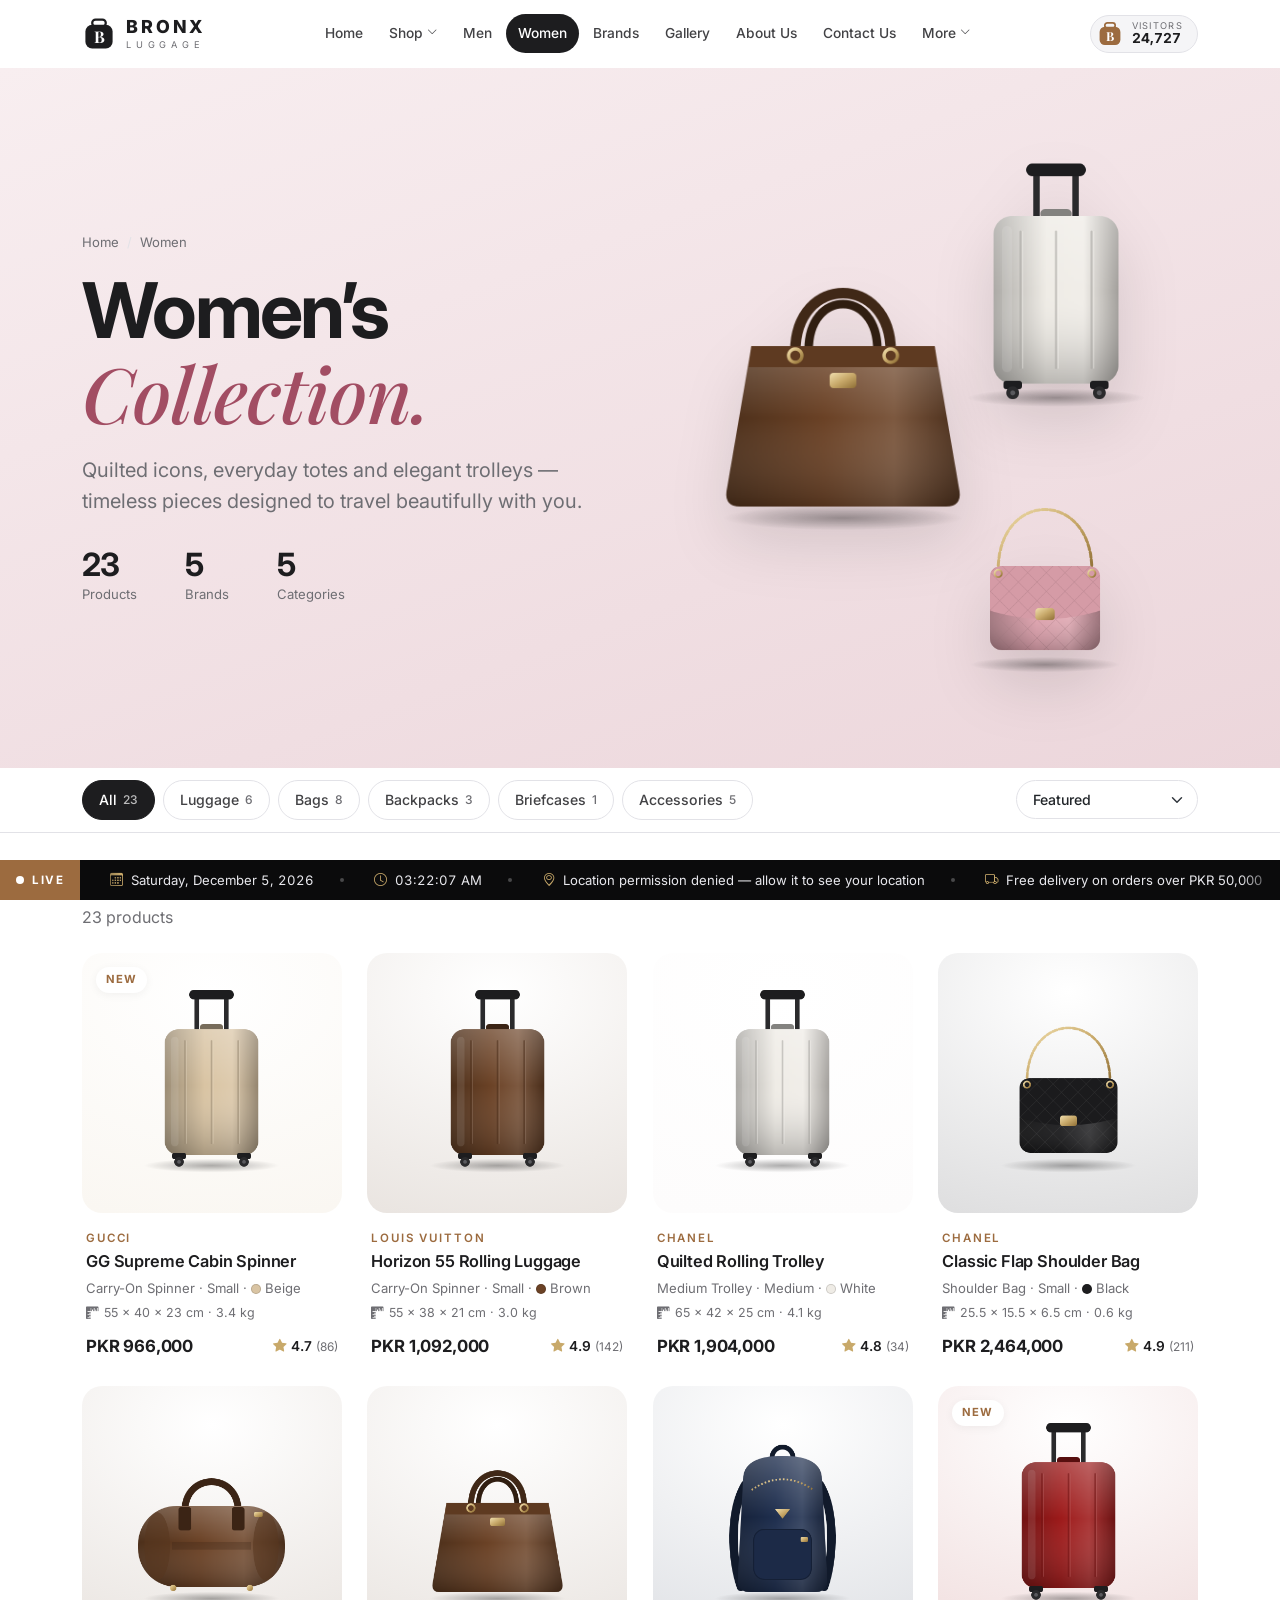
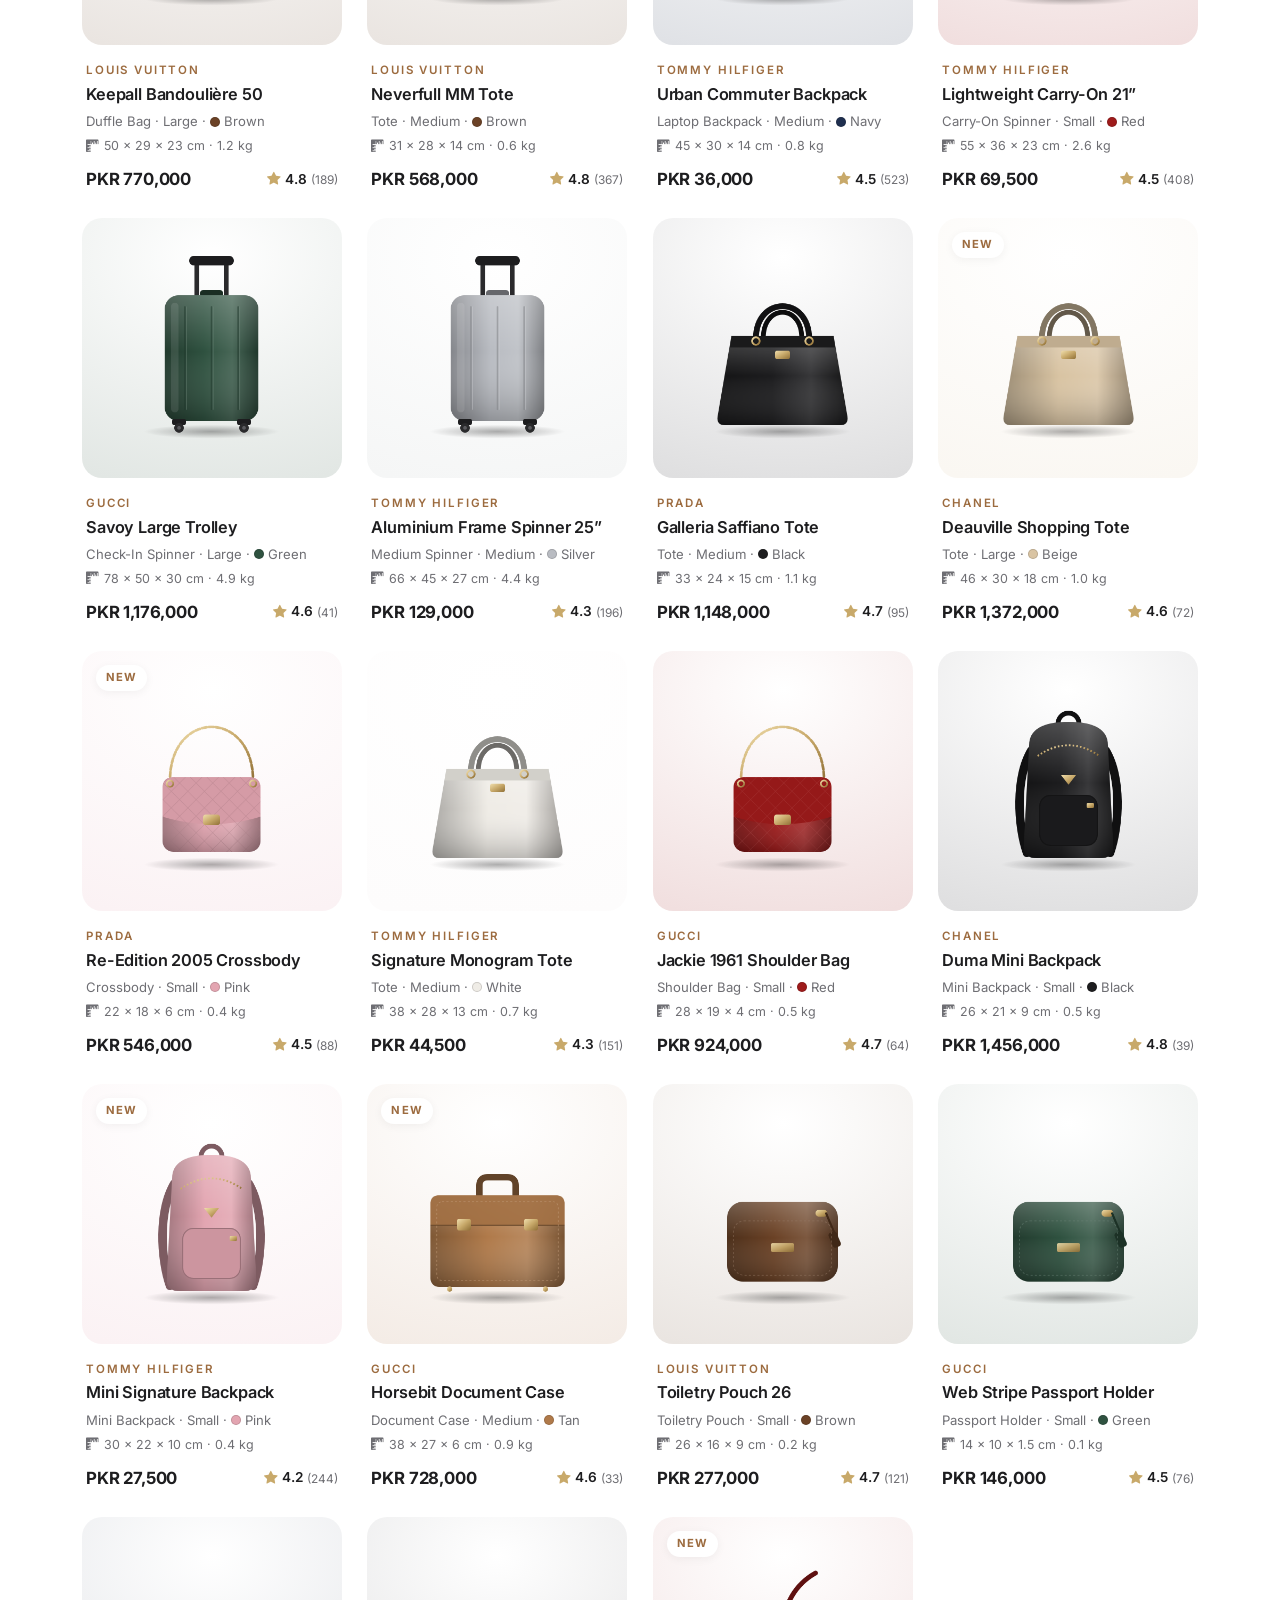
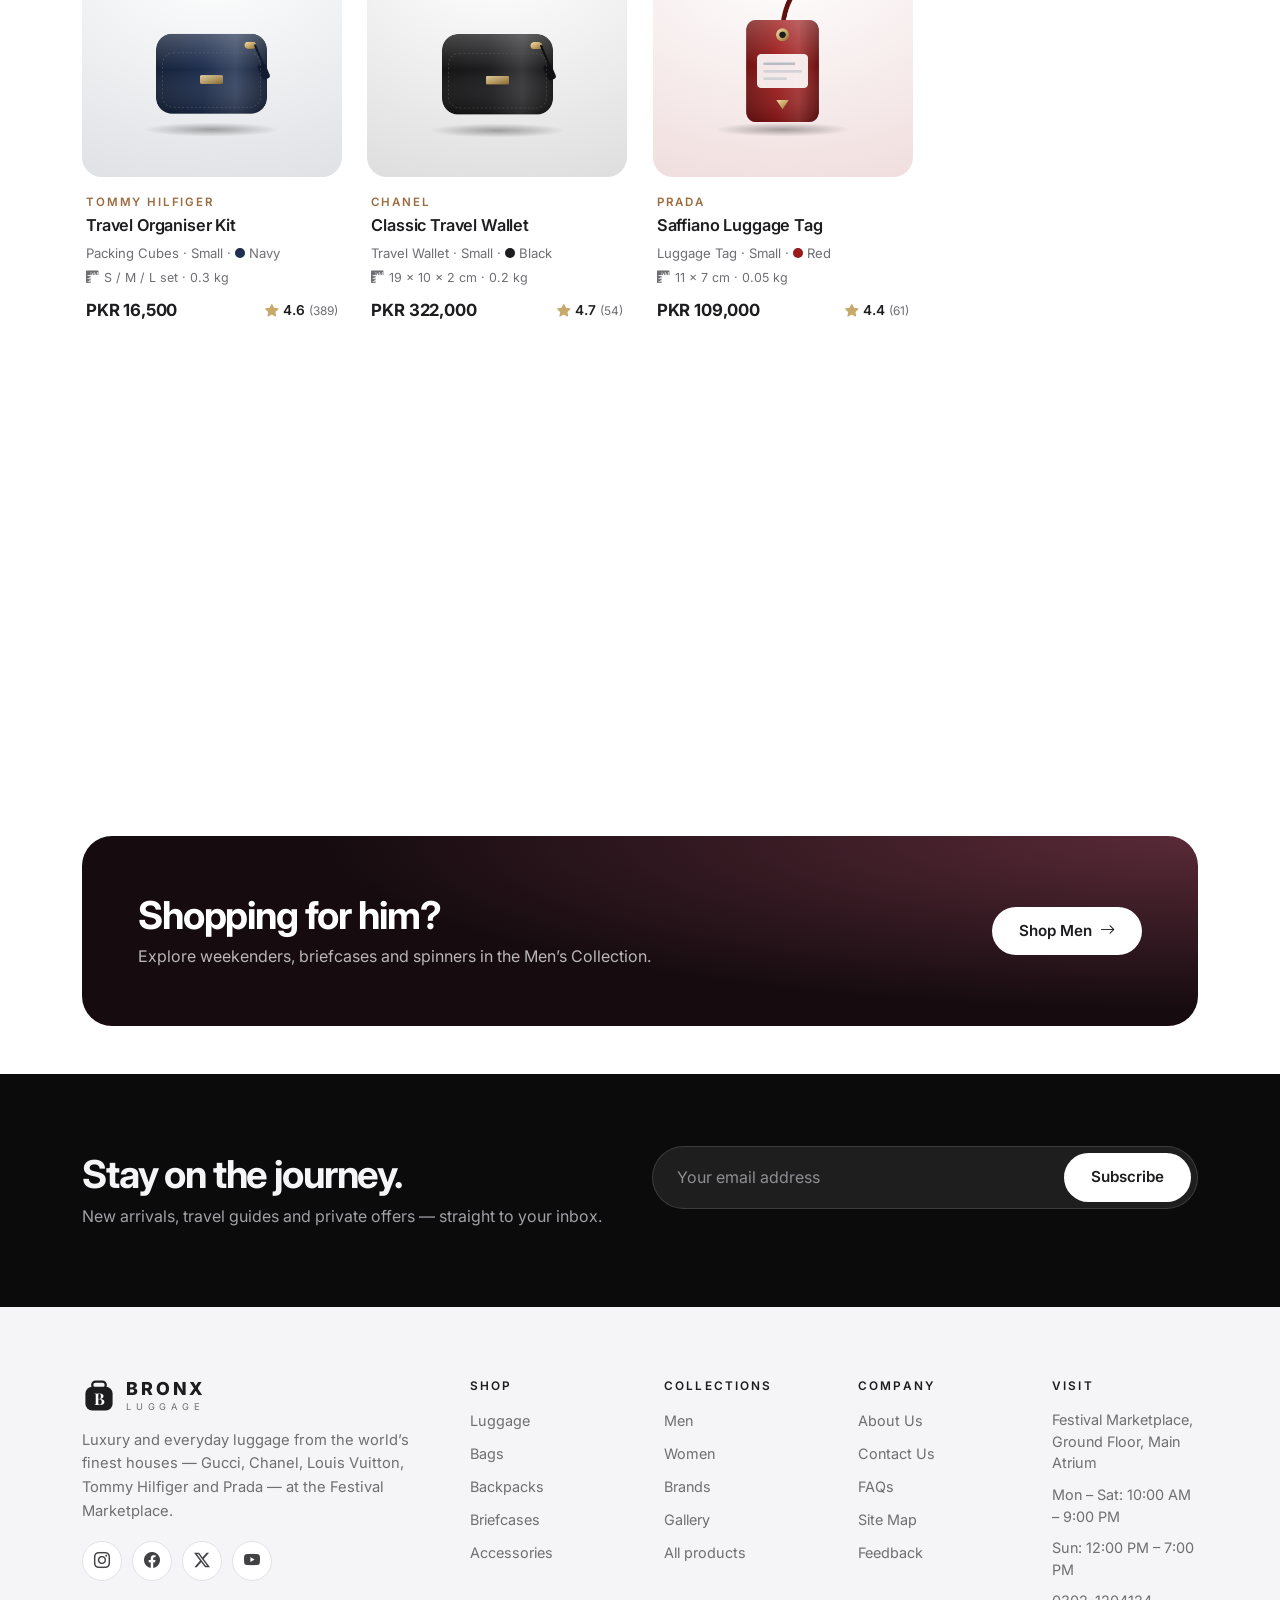
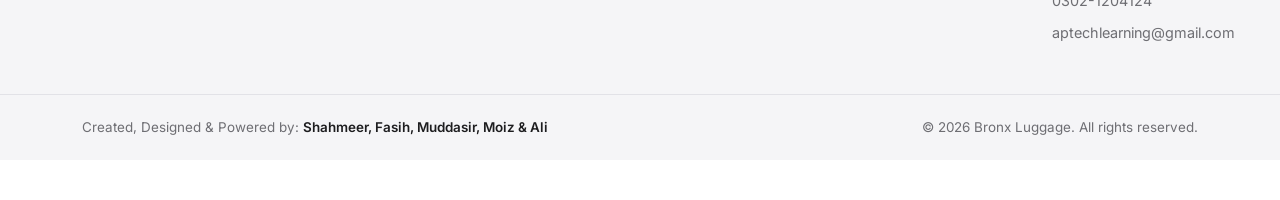
<file: women.html>
<!DOCTYPE html>
<html lang="en">
<head>
  <meta charset="UTF-8">
  <meta name="viewport" content="width=device-width, initial-scale=1">
  <title>Women’s Collection — Bronx Luggage</title>
  <meta name="description" content="Women's luggage, totes, shoulder bags and mini backpacks from Chanel, Louis Vuitton, Prada, Gucci and Tommy Hilfiger.">
  <link rel="icon" type="image/svg+xml" href="images/logo/favicon.svg">
  <link rel="alternate icon" type="image/png" href="images/logo/favicon.png">
  <link rel="preconnect" href="https://fonts.googleapis.com">
  <link rel="preconnect" href="https://fonts.gstatic.com" crossorigin>
  <link href="https://fonts.googleapis.com/css2?family=Inter:wght@300;400;500;600;700;800&family=Jost:wght@300;500&family=Playfair+Display:ital,wght@0,500;0,700;1,500&display=swap" rel="stylesheet">
  <link href="https://cdn.jsdelivr.net/npm/bootstrap@5.3.3/dist/css/bootstrap.min.css" rel="stylesheet">
  <link href="https://cdn.jsdelivr.net/npm/bootstrap-icons@1.11.3/font/bootstrap-icons.min.css" rel="stylesheet">
  <link href="css/style.css" rel="stylesheet">
  <link href="css/collection.css" rel="stylesheet">
  <link href="css/women.css" rel="stylesheet">
</head>
<body data-page="women">
  <div id="loader" class="loader"></div>
  <header id="site-header" class="site-header"></header>

  <main id="main">
    <section class="col-hero">
      <div class="container-xl">
        <div class="row align-items-center col-hero-row">
          <div class="col-lg-6 order-2 order-lg-1">
            <ol class="breadcrumb-bl rise"><li><a href="index.html">Home</a></li><li aria-current="page">Women</li></ol>
            <h1 class="display-title rise d1">Women’s<br><span class="serif">Collection.</span></h1>
            <p class="lead-text rise d2">Quilted icons, everyday totes and elegant trolleys — timeless pieces designed to travel beautifully with you.</p>
            <div class="col-hero-stats rise d3">
              <div><strong data-count="0" id="statProducts">0</strong><span>Products</span></div>
              <div><strong data-count="0" id="statBrands">0</strong><span>Brands</span></div>
              <div><strong data-count="0" id="statCats">0</strong><span>Categories</span></div>
            </div>
          </div>
          <div class="col-lg-6 order-1 order-lg-2">
            <div class="col-hero-art">
              <img class="a2" data-art="suitcase" data-color="White" alt="">
              <img class="a1" data-art="tote" data-color="Brown" alt="Brown canvas tote bag">
              <img class="a3" data-art="crossbody" data-color="Pink" alt="Pink crossbody bag">
            </div>
          </div>
        </div>
      </div>
    </section>

    <div class="col-toolbar">
      <div class="container-xl">
        <div class="chip-row" id="collectionChips" role="group" aria-label="Filter by category"></div>
        <label class="d-flex align-items-center gap-2 mb-0">
          <span class="visually-hidden">Sort products</span>
          <select class="form-select form-select-bl" id="collectionSort">
            <option value="featured">Featured</option>
            <option value="new">Newest</option>
            <option value="price-asc">Price: Low to High</option>
            <option value="price-desc">Price: High to Low</option>
            <option value="rating">Top rated</option>
          </select>
        </label>
      </div>
    </div>

    <section class="section-sm">
      <div class="container-xl">
        <p class="col-count" id="collectionCount" aria-live="polite"></p>
        <div class="product-grid" id="collectionGrid"></div>
      </div>
    </section>

    <section class="section-sm">
      <div class="container-xl">
        <div class="section-head reveal">
          <span class="eyebrow">Shop by brand</span>
          <h2 class="section-title">Brands for her.</h2>
        </div>
        <div class="col-brands" id="collectionBrands"></div>
      </div>
    </section>

    <section class="section-sm pb-5">
      <div class="container-xl">
        <div class="col-banner reveal">
          <div>
            <h2>Shopping for him?</h2>
            <p>Explore weekenders, briefcases and spinners in the Men’s Collection.</p>
          </div>
          <a href="men.html" class="btn btn-bl-light">Shop Men <i class="bi bi-arrow-right"></i></a>
        </div>
      </div>
    </section>
  </main>

  <footer id="site-footer" class="site-footer"></footer>
  <div id="ticker" class="ticker"></div>

  <script src="https://code.jquery.com/jquery-3.7.1.min.js"></script>
  <script src="https://cdn.jsdelivr.net/npm/bootstrap@5.3.3/dist/js/bootstrap.bundle.min.js"></script>
  <script src="js/data.js"></script>
  <script src="js/art.js"></script>
  <script src="js/layout.js"></script>
  <script src="js/main.js"></script>
  <script src="js/products.js"></script>
  <script src="js/women.js"></script>
</body>
</html>
</file>
<file: css/style.css>
/* =========================================================
   Bronx Luggage — Global styles
   Shared by every page: tokens, layout, header, footer,
   ticker, loader, product cards, modal and animations.
   ========================================================= */

:root {
  --bg: #ffffff;
  --bg-soft: #f5f5f7;
  --bg-warm: #f6f1ea;
  --ink: #1d1d1f;
  --ink-2: #424245;
  --muted: #6e6e73;
  --line: #e2e2e7;
  --accent: #9c6b3f;
  --accent-dark: #7a5230;
  --accent-soft: #f3e9de;
  --gold: #c8a96a;
  --dark: #0b0b0c;

  --radius-sm: 12px;
  --radius: 20px;
  --radius-lg: 30px;
  --shadow-sm: 0 2px 10px rgba(0, 0, 0, .05);
  --shadow: 0 18px 50px -20px rgba(0, 0, 0, .22);

  --ease: cubic-bezier(.28, .11, .32, 1);
  --ease-out: cubic-bezier(.16, 1, .3, 1);

  --header-h: 68px;
  --ticker-h: 40px;

  --font-sans: "Inter", -apple-system, BlinkMacSystemFont, "Segoe UI", Roboto, "Helvetica Neue", Arial, sans-serif;
  --font-serif: "Playfair Display", Georgia, "Times New Roman", serif;
}

/* ---------- base ---------- */
*,
*::before,
*::after { box-sizing: border-box; }

html { scroll-behavior: smooth; scroll-padding-top: calc(var(--header-h) + 16px); }

body {
  margin: 0;
  font-family: var(--font-sans);
  font-size: 16px;
  line-height: 1.6;
  color: var(--ink);
  background: var(--bg);
  -webkit-font-smoothing: antialiased;
  -moz-osx-font-smoothing: grayscale;
  padding-bottom: var(--ticker-h);
  overflow-x: hidden;
}

body.menu-open { overflow: hidden; }

img { max-width: 100%; display: block; }

a { color: inherit; text-decoration: none; transition: color .25s var(--ease); }
a:hover { color: var(--accent); }

::selection { background: var(--accent); color: #fff; }

:focus-visible { outline: 2px solid var(--accent); outline-offset: 3px; border-radius: 6px; }

main { padding-top: var(--header-h); min-height: 70vh; transition: opacity .3s var(--ease), transform .3s var(--ease); }

body.is-leaving main,
body.is-leaving .site-footer { opacity: 0; transform: translateY(-8px); }

.section { padding: clamp(64px, 9vw, 120px) 0; }
.section-sm { padding: clamp(40px, 6vw, 72px) 0; }
.bg-soft { background: var(--bg-soft); }
.bg-warm { background: var(--bg-warm); }
.bg-dark-bl { background: var(--dark); color: #f5f5f7; }

/* ---------- typography ---------- */
.eyebrow {
  display: inline-block;
  font-size: .78rem;
  font-weight: 600;
  letter-spacing: .22em;
  text-transform: uppercase;
  color: var(--accent);
  margin-bottom: 14px;
}

.display-title {
  font-weight: 700;
  font-size: clamp(2.2rem, 5.2vw, 4.2rem);
  line-height: 1.05;
  letter-spacing: -.035em;
  margin: 0 0 18px;
}

.section-title {
  font-weight: 700;
  font-size: clamp(1.8rem, 3.6vw, 3rem);
  line-height: 1.08;
  letter-spacing: -.03em;
  margin: 0 0 14px;
}

.serif { font-family: var(--font-serif); font-weight: 500; font-style: italic; letter-spacing: -.01em; }

.lead-text { font-size: clamp(1.05rem, 1.6vw, 1.25rem); color: var(--muted); line-height: 1.55; max-width: 640px; }

.section-head { margin-bottom: clamp(32px, 5vw, 56px); }
.section-head.center { text-align: center; }
.section-head.center .lead-text { margin-inline: auto; }

.link-arrow { font-weight: 600; color: var(--accent); display: inline-flex; align-items: center; gap: 6px; }
.link-arrow i { transition: transform .3s var(--ease); }
.link-arrow:hover i { transform: translateX(4px); }

/* ---------- buttons ---------- */
.btn-bl,
.btn-bl-outline,
.btn-bl-light {
  display: inline-flex;
  align-items: center;
  justify-content: center;
  gap: 8px;
  border-radius: 999px;
  padding: 12px 26px;
  font-weight: 600;
  font-size: .95rem;
  border: 1.5px solid transparent;
  transition: background-color .3s var(--ease), color .3s var(--ease), border-color .3s var(--ease), transform .3s var(--ease), box-shadow .3s var(--ease);
}

.btn-bl { background: var(--ink); color: #fff; }
.btn-bl:hover, .btn-bl:focus-visible { background: var(--accent); color: #fff; transform: translateY(-2px); box-shadow: 0 12px 24px -12px rgba(156, 107, 63, .7); }
.btn-bl:active { transform: translateY(0); }

.btn-bl-outline { background: transparent; color: var(--ink); border-color: var(--ink); }
.btn-bl-outline:hover, .btn-bl-outline:focus-visible { background: var(--ink); color: #fff; }

.btn-bl-light { background: #fff; color: var(--ink); }
.btn-bl-light:hover, .btn-bl-light:focus-visible { background: var(--accent); color: #fff; }

/* ---------- loading portal ---------- */
.loader {
  position: fixed;
  inset: 0;
  z-index: 3000;
  background: var(--bg);
  display: flex;
  align-items: center;
  justify-content: center;
  transition: clip-path 1s var(--ease-out), opacity .6s var(--ease);
  clip-path: inset(0 0 0 0);
}

.loader.is-done { clip-path: inset(0 0 100% 0); }
.loader.quick .loader-inner { display: none; }
.loader.quick.is-done { clip-path: none; opacity: 0; }

.loader-inner { text-align: center; }

.loader-mark { width: 74px; height: 74px; margin: 0 auto 22px; color: var(--ink); animation: loaderPop 1s var(--ease-out) both; }
.loader-mark .logo-svg { width: 100%; height: 100%; }

.loader-word { display: flex; justify-content: center; gap: .18em; font-size: clamp(2rem, 6vw, 3rem); font-weight: 700; letter-spacing: .1em; line-height: 1; }
.loader-word span { display: inline-block; opacity: 0; transform: translateY(24px); animation: loaderUp .8s var(--ease-out) forwards; }
.loader-word span:nth-child(1) { animation-delay: .25s; }
.loader-word span:nth-child(2) { animation-delay: .32s; }
.loader-word span:nth-child(3) { animation-delay: .39s; }
.loader-word span:nth-child(4) { animation-delay: .46s; }
.loader-word span:nth-child(5) { animation-delay: .53s; }

.loader-sub { margin-top: 10px; font-size: .78rem; letter-spacing: .6em; padding-left: .6em; color: var(--muted); opacity: 0; animation: loaderFade .8s .7s var(--ease) forwards; }

.loader-bar { width: 180px; height: 2px; margin: 34px auto 14px; background: var(--line); border-radius: 2px; overflow: hidden; }
.loader-bar span { display: block; height: 100%; width: 0; background: var(--ink); animation: loaderBar 1.9s .2s var(--ease) forwards; }

.loader-caption { font-size: .82rem; color: var(--muted); opacity: 0; animation: loaderFade .8s .9s var(--ease) forwards; }

@keyframes loaderPop { from { opacity: 0; transform: scale(.6) rotate(-8deg); } to { opacity: 1; transform: none; } }
@keyframes loaderUp { to { opacity: 1; transform: none; } }
@keyframes loaderFade { to { opacity: 1; } }
@keyframes loaderBar { to { width: 100%; } }

/* ---------- logo ---------- */
.logo-svg { display: block; width: 100%; height: 100%; }
.logo-svg-letter { font-family: var(--font-serif); font-size: 19px; font-weight: 700; fill: var(--bg); }

.brand { display: inline-flex; align-items: center; gap: 10px; color: var(--ink); }
.brand:hover { color: var(--ink); }
.brand-mark { width: 34px; height: 34px; flex: none; transition: transform .5s var(--ease-out); }
.brand:hover .brand-mark { transform: rotate(-8deg) scale(1.06); }
.brand-word { display: flex; flex-direction: column; line-height: 1; }
.brand-word strong { font-size: 1.12rem; font-weight: 800; letter-spacing: .16em; }
.brand-word small { font-size: .58rem; letter-spacing: .52em; color: var(--muted); margin-top: 4px; }

/* ---------- header ---------- */
.site-header {
  position: fixed;
  top: 0;
  left: 0;
  right: 0;
  z-index: 1030;
  height: var(--header-h);
  background: rgba(255, 255, 255, .78);
  -webkit-backdrop-filter: saturate(180%) blur(20px);
  backdrop-filter: saturate(180%) blur(20px);
  border-bottom: 1px solid transparent;
  transition: border-color .3s var(--ease), box-shadow .3s var(--ease), background-color .3s var(--ease);
}

.site-header.scrolled { border-bottom-color: rgba(0, 0, 0, .07); box-shadow: 0 6px 24px -18px rgba(0, 0, 0, .35); }

/* dark glass header while it sits over a dark section */
.site-header.is-dark { background: rgba(14, 14, 15, .72); border-bottom-color: rgba(255, 255, 255, .08); }
.site-header .brand,
.site-header .nav-link-bl,
.site-header .brand-word small,
.site-header .visitor,
.site-header .visitor-text strong { transition: color .4s var(--ease), background-color .4s var(--ease), border-color .4s var(--ease); }
.site-header.is-dark .brand { color: #f5f5f7; }
.site-header.is-dark .logo-svg-letter { fill: #0e0e0f; }
.site-header.is-dark .brand-word small { color: #8e8e93; }
.site-header.is-dark .nav-link-bl { color: #d2d2d7; }
.site-header.is-dark .nav-link-bl:hover,
.site-header.is-dark .has-dd.open > .nav-link-bl { color: #fff; background: rgba(255, 255, 255, .12); }
.site-header.is-dark .nav-link-bl.active { color: var(--ink); background: #fff; }
.site-header.is-dark .visitor { background: rgba(255, 255, 255, .08); border-color: rgba(255, 255, 255, .14); }
.site-header.is-dark .visitor-text strong { color: #fff; }
.site-header.is-dark .menu-toggle { background: rgba(255, 255, 255, .12); }
.site-header.is-dark .menu-toggle span { background: #fff; }

.header-inner { height: 100%; display: flex; align-items: center; justify-content: space-between; gap: 20px; }

.nav-list { list-style: none; display: flex; align-items: center; gap: 2px; margin: 0; padding: 0; }
.nav-list > li { position: relative; }

.nav-link-bl {
  display: inline-flex;
  align-items: center;
  gap: 4px;
  padding: 8px 12px;
  border-radius: 999px;
  font-size: .86rem;
  font-weight: 500;
  color: var(--ink-2);
  background: none;
  border: 0;
  position: relative;
  transition: color .25s var(--ease), background-color .25s var(--ease);
}

.nav-link-bl i { font-size: .65rem; transition: transform .3s var(--ease); }
.has-dd.open > .nav-link-bl i { transform: rotate(180deg); }

/* hover colour */
.nav-link-bl:hover,
.has-dd.open > .nav-link-bl { color: var(--accent); background: var(--accent-soft); }

/* colour after clicking / current page */
.nav-link-bl.active { color: #fff; background: var(--ink); }
.nav-link-bl.active:hover { color: #fff; background: var(--accent); }

.dd-menu {
  display: none;
  position: absolute;
  top: calc(100% + 12px);
  left: 50%;
  transform: translateX(-50%);
  min-width: 220px;
  padding: 14px;
  background: rgba(255, 255, 255, .96);
  -webkit-backdrop-filter: blur(20px);
  backdrop-filter: blur(20px);
  border: 1px solid var(--line);
  border-radius: var(--radius);
  box-shadow: var(--shadow);
}

.dd-menu::before { content: ""; position: absolute; left: 0; right: 0; top: -14px; height: 14px; }
.dd-menu.dd-right { left: auto; right: 0; transform: none; }
.dd-wide { min-width: 440px; padding: 22px; }
.dd-grid { display: grid; grid-template-columns: 1fr 1fr; gap: 24px; }
.dd-title { font-size: .7rem; font-weight: 600; letter-spacing: .18em; text-transform: uppercase; color: var(--muted); margin: 0 0 8px 10px; }
.dd-menu ul { list-style: none; margin: 0; padding: 0; }
.dd-menu a { display: flex; align-items: center; gap: 10px; padding: 8px 10px; border-radius: 10px; font-size: .9rem; color: var(--ink-2); }
.dd-menu a i { color: var(--muted); transition: color .25s var(--ease); }
.dd-menu a:hover, .dd-menu a.active { background: var(--bg-soft); color: var(--accent); }
.dd-menu a:hover i, .dd-menu a.active i { color: var(--accent); }
.dd-menu .dd-all { font-weight: 600; color: var(--ink); }

.header-right { display: flex; align-items: center; gap: 12px; }

.visitor { display: flex; align-items: center; gap: 9px; padding: 5px 14px 5px 6px; border-radius: 999px; background: var(--bg-soft); border: 1px solid var(--line); }
.visitor-mark { width: 26px; height: 26px; color: var(--accent); }
.visitor-text { display: flex; flex-direction: column; line-height: 1.1; }
.visitor-text small { font-size: .58rem; letter-spacing: .14em; text-transform: uppercase; color: var(--muted); }
.visitor-text strong { font-size: .86rem; font-variant-numeric: tabular-nums; }

.menu-toggle { width: 42px; height: 42px; border: 0; border-radius: 50%; background: var(--bg-soft); position: relative; }
.menu-toggle span { position: absolute; left: 12px; right: 12px; height: 1.6px; background: var(--ink); border-radius: 2px; transition: transform .35s var(--ease), top .35s var(--ease); }
.menu-toggle span:nth-child(1) { top: 17px; }
.menu-toggle span:nth-child(2) { top: 24px; }
.menu-toggle.is-open span:nth-child(1) { top: 20.5px; transform: rotate(45deg); }
.menu-toggle.is-open span:nth-child(2) { top: 20.5px; transform: rotate(-45deg); }

.mobile-menu {
  display: none;
  position: fixed;
  inset: var(--header-h) 0 0 0;
  z-index: 1020;
  background: rgba(255, 255, 255, .98);
  -webkit-backdrop-filter: blur(20px);
  backdrop-filter: blur(20px);
  overflow-y: auto;
  padding: 24px 0 calc(var(--ticker-h) + 32px);
}

.mobile-nav ul { list-style: none; padding: 0; margin: 0; }
.mobile-nav li { opacity: 0; transform: translateY(14px); transition: opacity .45s var(--ease-out), transform .45s var(--ease-out); }
.mobile-menu.is-open .mobile-nav li { opacity: 1; transform: none; }
.mobile-menu.is-open .mobile-nav li:nth-child(2) { transition-delay: .03s; }
.mobile-menu.is-open .mobile-nav li:nth-child(3) { transition-delay: .06s; }
.mobile-menu.is-open .mobile-nav li:nth-child(4) { transition-delay: .09s; }
.mobile-menu.is-open .mobile-nav li:nth-child(5) { transition-delay: .12s; }
.mobile-menu.is-open .mobile-nav li:nth-child(6) { transition-delay: .15s; }
.mobile-menu.is-open .mobile-nav li:nth-child(7) { transition-delay: .18s; }
.mobile-menu.is-open .mobile-nav li:nth-child(8) { transition-delay: .21s; }
.mobile-menu.is-open .mobile-nav li:nth-child(9) { transition-delay: .24s; }
.mobile-menu.is-open .mobile-nav li:nth-child(10) { transition-delay: .27s; }
.mobile-nav a { display: block; padding: 10px 0; font-size: 1.6rem; font-weight: 600; letter-spacing: -.02em; color: var(--ink); border-bottom: 1px solid var(--line); }
.mobile-nav a:hover, .mobile-nav a.active { color: var(--accent); }
.mobile-cats { display: flex; flex-wrap: wrap; gap: 8px; margin-top: 24px; }
.mobile-cats a { padding: 8px 16px; border-radius: 999px; background: var(--bg-soft); font-size: .9rem; font-weight: 500; }

/* ---------- inner page hero ---------- */
.page-hero { position: relative; padding: clamp(56px, 8vw, 104px) 0 clamp(40px, 6vw, 72px); text-align: center; overflow: hidden; }
.page-hero .display-title { max-width: 900px; margin-inline: auto; }
.page-hero .lead-text { margin-inline: auto; }

.breadcrumb-bl { display: inline-flex; gap: 8px; list-style: none; padding: 0; margin: 0 0 18px; font-size: .82rem; color: var(--muted); }
.breadcrumb-bl li + li::before { content: "/"; margin-right: 8px; color: var(--line); }
.breadcrumb-bl a:hover { color: var(--accent); }

/* ---------- chips ---------- */
.chip-row { display: flex; flex-wrap: wrap; gap: 8px; }
.chip {
  display: inline-flex;
  align-items: center;
  gap: 6px;
  padding: 8px 16px;
  border-radius: 999px;
  border: 1px solid var(--line);
  background: #fff;
  font-size: .88rem;
  font-weight: 500;
  color: var(--ink-2);
  transition: all .25s var(--ease);
}
.chip span { font-size: .75rem; color: var(--muted); }
.chip:hover { border-color: var(--accent); color: var(--accent); }
.chip.active { background: var(--ink); border-color: var(--ink); color: #fff; }
.chip.active span { color: rgba(255, 255, 255, .7); }

.form-select-bl { border-radius: 999px; border: 1px solid var(--line); padding: 8px 40px 8px 16px; font-size: .88rem; font-weight: 500; background-color: #fff; width: auto; }
.form-select-bl:focus { border-color: var(--accent); box-shadow: 0 0 0 4px var(--accent-soft); }

/* ---------- product cards ---------- */
.product-grid { display: grid; grid-template-columns: repeat(auto-fill, minmax(240px, 1fr)); gap: clamp(16px, 2vw, 28px); }

.product-card { cursor: pointer; border-radius: var(--radius); outline: none; }
.product-card:focus-visible { box-shadow: 0 0 0 3px var(--accent); }

.pc-media {
  --tint: #f5f5f7;
  position: relative;
  aspect-ratio: 1 / 1;
  border-radius: var(--radius);
  background: radial-gradient(120% 90% at 50% 15%, #fff 0%, var(--tint) 100%);
  overflow: hidden;
  display: flex;
  align-items: center;
  justify-content: center;
}

.pc-media img { width: 82%; height: 82%; object-fit: contain; transition: transform .8s var(--ease-out); }
.product-card:hover .pc-media img { transform: scale(1.07) translateY(-4px); }

.pc-badge { position: absolute; top: 14px; left: 14px; padding: 4px 10px; border-radius: 999px; background: #fff; color: var(--accent); font-size: .7rem; font-weight: 700; letter-spacing: .1em; text-transform: uppercase; box-shadow: var(--shadow-sm); z-index: 1; }

.pc-quick {
  position: absolute;
  left: 50%;
  bottom: 14px;
  transform: translate(-50%, 16px);
  opacity: 0;
  padding: 8px 16px;
  border-radius: 999px;
  background: rgba(29, 29, 31, .88);
  color: #fff;
  font-size: .8rem;
  font-weight: 600;
  white-space: nowrap;
  transition: opacity .35s var(--ease), transform .45s var(--ease-out);
}
.product-card:hover .pc-quick, .product-card:focus-visible .pc-quick { opacity: 1; transform: translate(-50%, 0); }

.pc-body { padding: 16px 4px 0; }
.pc-brand { font-size: .72rem; font-weight: 600; letter-spacing: .16em; text-transform: uppercase; color: var(--accent); margin: 0 0 4px; }
.pc-name { font-size: 1.02rem; font-weight: 600; letter-spacing: -.01em; line-height: 1.3; margin: 0 0 6px; color: var(--ink); }
.pc-meta { font-size: .82rem; color: var(--muted); margin: 0 0 4px; display: flex; align-items: center; flex-wrap: wrap; gap: 4px; }
.pc-swatch { display: inline-block; width: 10px; height: 10px; border-radius: 50%; border: 1px solid rgba(0, 0, 0, .15); vertical-align: middle; }
.pc-spec { font-size: .78rem; color: var(--muted); margin: 0 0 10px; display: flex; gap: 6px; align-items: center; }
.pc-foot { display: flex; align-items: center; justify-content: space-between; gap: 10px; }
.pc-price { font-weight: 700; font-size: 1.05rem; letter-spacing: -.01em; }
.pc-rating { font-size: .85rem; font-weight: 600; display: inline-flex; align-items: center; gap: 4px; }
.pc-rating i { color: var(--gold); }
.pc-rating small { color: var(--muted); font-weight: 400; }

.empty-state { grid-column: 1 / -1; text-align: center; padding: 64px 16px; color: var(--muted); }
.empty-state i { font-size: 2.4rem; color: var(--line); }
.empty-state h3 { font-size: 1.2rem; color: var(--ink); margin: 12px 0 4px; }

/* ---------- brand wordmarks (text logos until real logos are supplied) ---------- */
.wordmark { display: inline-block; line-height: 1; white-space: nowrap; color: var(--ink); }
.wm-gucci { font-family: var(--font-serif); font-weight: 700; letter-spacing: .08em; text-transform: uppercase; }
.wm-chanel { font-family: var(--font-sans); font-weight: 800; letter-spacing: .32em; text-transform: uppercase; }
.wm-louis-vuitton { font-family: "Jost", var(--font-sans); font-weight: 300; letter-spacing: .26em; text-transform: uppercase; }
.wm-tommy-hilfiger { font-family: var(--font-sans); font-weight: 700; letter-spacing: .06em; text-transform: uppercase; }
.wm-tommy-hilfiger::before {
  content: "";
  display: inline-block;
  width: 1.1em;
  height: .72em;
  margin-right: .45em;
  vertical-align: -.02em;
  background: linear-gradient(90deg, #002855 0 50%, #c8102e 50% 100%);
  border: 1.5px solid #fff;
  outline: 1px solid #002855;
}
.wm-prada { font-family: var(--font-serif); font-weight: 500; letter-spacing: .3em; text-transform: uppercase; }

.brand-pill { display: flex; align-items: center; justify-content: center; padding: 22px 28px; border-radius: var(--radius); background: #fff; border: 1px solid var(--line); font-size: 1.05rem; transition: transform .4s var(--ease-out), box-shadow .4s var(--ease), border-color .3s; }
.brand-pill:hover { transform: translateY(-4px); box-shadow: var(--shadow); border-color: transparent; }
.brand-logo-img { display: inline-block; width: auto; max-width: 100%; }
.brand-pill .brand-logo-img { height: 34px; }

/* ---------- product modal ---------- */
.product-modal { border: 0; border-radius: var(--radius-lg); overflow: hidden; position: relative; }
.pm-close { position: absolute; top: 18px; right: 18px; z-index: 5; background-color: #fff; border-radius: 50%; padding: 12px; opacity: 1; box-shadow: var(--shadow-sm); }
.pm-media { --tint: #f5f5f7; height: 100%; min-height: 360px; display: flex; align-items: center; justify-content: center; background: radial-gradient(120% 90% at 50% 15%, #fff 0%, var(--tint) 100%); padding: 32px; }
.pm-media img { width: 100%; max-width: 440px; animation: pmFloat 6s ease-in-out infinite; }
@keyframes pmFloat { 0%, 100% { transform: translateY(0); } 50% { transform: translateY(-10px); } }

.pm-info { padding: clamp(28px, 4vw, 48px); }
.pm-brand { font-size: .78rem; font-weight: 600; letter-spacing: .2em; text-transform: uppercase; color: var(--accent); margin: 0 0 6px; }
.pm-name { font-size: clamp(1.6rem, 3vw, 2.2rem); font-weight: 700; letter-spacing: -.03em; line-height: 1.1; margin: 0 0 6px; padding-right: 32px; }
.pm-type { color: var(--muted); margin: 0 0 16px; }
.pm-price { font-size: 1.7rem; font-weight: 700; letter-spacing: -.02em; margin-bottom: 18px; }
.pm-price small { display: block; font-size: .76rem; font-weight: 400; color: var(--muted); letter-spacing: 0; }

.pm-rating { padding: 16px 18px; border-radius: var(--radius-sm); background: var(--bg-soft); margin-bottom: 18px; }
.pm-avg { display: flex; align-items: center; gap: 8px; flex-wrap: wrap; font-size: .9rem; color: var(--muted); }
.pm-avg strong { color: var(--ink); font-size: 1.05rem; }
.stars i { color: var(--gold); margin-right: 1px; }
.pm-rate { display: flex; align-items: center; gap: 10px; margin-top: 8px; font-size: .88rem; font-weight: 500; flex-wrap: wrap; }
.pm-rate-msg { font-size: .82rem; color: var(--accent); margin: 6px 0 0; min-height: 1.2em; }

.star-input { display: inline-flex; gap: 2px; }
.star-btn { border: 0; background: none; padding: 2px; font-size: 1.35rem; line-height: 1; color: #d2d2d7; transition: transform .2s var(--ease), color .2s var(--ease); }
.star-btn.on, .star-btn.hover { color: var(--gold); }
.star-btn:hover { transform: scale(1.18); }

.pm-desc { color: var(--ink-2); }
.pm-tags { display: flex; flex-wrap: wrap; gap: 8px; margin-bottom: 22px; }
.pm-tags span { display: inline-flex; align-items: center; gap: 6px; padding: 6px 12px; border-radius: 999px; border: 1px solid var(--line); font-size: .82rem; font-weight: 500; }
.pm-tags .pc-swatch { width: 12px; height: 12px; }
.pm-tags .tag-new { background: var(--accent-soft); border-color: transparent; color: var(--accent-dark); }

.pm-spec-title { font-size: .78rem; font-weight: 600; letter-spacing: .18em; text-transform: uppercase; color: var(--muted); margin: 0 0 8px; }
.pm-specs { width: 100%; font-size: .9rem; margin-bottom: 26px; border-collapse: collapse; }
.pm-specs th, .pm-specs td { padding: 9px 0; border-bottom: 1px solid var(--line); vertical-align: top; }
.pm-specs th { font-weight: 500; color: var(--muted); width: 38%; }
.pm-specs td { font-weight: 500; }
.pm-actions { display: flex; flex-wrap: wrap; gap: 10px; }

/* ---------- footer ---------- */
.site-footer { background: var(--bg-soft); color: var(--ink-2); transition: opacity .3s var(--ease); }

.footer-news { background: var(--dark); color: #f5f5f7; padding: clamp(48px, 6vw, 72px) 0; }
.footer-news-title { font-size: clamp(1.7rem, 3vw, 2.4rem); font-weight: 700; letter-spacing: -.03em; margin: 0 0 6px; }
.footer-news-text { color: #a1a1a6; margin: 0; }
.news-form { display: flex; gap: 10px; background: rgba(255, 255, 255, .08); border: 1px solid rgba(255, 255, 255, .14); border-radius: 999px; padding: 6px; }
.news-form .form-control { background: transparent; border: 0; color: #fff; padding-left: 18px; box-shadow: none; }
.news-form .form-control::placeholder { color: #8e8e93; }
.news-form .form-control.is-invalid { background-image: none; }
.news-form .btn-bl { background: #fff; color: var(--ink); flex: none; }
.news-form .btn-bl:hover { background: var(--accent); color: #fff; }
.news-msg { margin: 10px 0 0 18px; font-size: .85rem; color: #d6c3a5; min-height: 1.2em; }
.news-msg.error { color: #ff8a80; }

.footer-main { padding-top: clamp(48px, 6vw, 72px); padding-bottom: 40px; }
.brand-footer { margin-bottom: 16px; }
.footer-about { font-size: .92rem; color: var(--muted); max-width: 340px; }
.socials { display: flex; gap: 10px; margin-top: 18px; }
.socials a { width: 40px; height: 40px; border-radius: 50%; display: inline-flex; align-items: center; justify-content: center; background: #fff; border: 1px solid var(--line); transition: all .3s var(--ease); }
.socials a:hover { background: var(--ink); color: #fff; transform: translateY(-3px); border-color: var(--ink); }
.footer-h { font-size: .74rem; font-weight: 600; letter-spacing: .18em; text-transform: uppercase; color: var(--ink); margin: 0 0 16px; }
.footer-links { list-style: none; padding: 0; margin: 0; font-size: .9rem; }
.footer-links li { margin-bottom: 10px; }
.footer-links a { color: var(--muted); }
.footer-links a:hover { color: var(--accent); }
.footer-visit li { color: var(--muted); line-height: 1.5; }

.footer-bottom { border-top: 1px solid var(--line); padding: 22px 0; font-size: .84rem; }
.footer-bottom .container-xl { display: flex; flex-wrap: wrap; justify-content: space-between; gap: 8px 24px; }
.footer-bottom p { margin: 0; color: var(--muted); }
.credits strong { color: var(--ink); font-weight: 600; }

/* ---------- scrolling ticker ---------- */
.ticker {
  position: fixed;
  left: 0;
  right: 0;
  bottom: 0;
  z-index: 1025;
  height: var(--ticker-h);
  display: flex;
  align-items: center;
  background: var(--dark);
  color: #e8e8ed;
  font-size: .82rem;
  overflow: hidden;
}

.ticker-label { flex: none; display: flex; align-items: center; gap: 8px; height: 100%; padding: 0 16px; background: var(--accent); color: #fff; font-weight: 700; letter-spacing: .14em; font-size: .72rem; position: relative; z-index: 1; }
.live-dot { width: 8px; height: 8px; border-radius: 50%; background: #fff; animation: livePulse 1.6s ease-in-out infinite; }
@keyframes livePulse { 0%, 100% { opacity: 1; transform: scale(1); } 50% { opacity: .35; transform: scale(.7); } }

.ticker-track { flex: 1; overflow: hidden; height: 100%; -webkit-mask-image: linear-gradient(90deg, transparent, #000 40px, #000 calc(100% - 40px), transparent); mask-image: linear-gradient(90deg, transparent, #000 40px, #000 calc(100% - 40px), transparent); }
.ticker-content { display: flex; width: max-content; height: 100%; align-items: center; animation: tickerMove 48s linear infinite; }
.ticker:hover .ticker-content { animation-play-state: paused; }
.ticker-group { display: flex; align-items: center; }
.t-item { display: inline-flex; align-items: center; gap: 8px; padding: 0 30px; white-space: nowrap; position: relative; }
.t-item i { color: var(--gold); }
.t-item::after { content: ""; position: absolute; right: 0; width: 4px; height: 4px; border-radius: 50%; background: #48484a; }
.t-time, .t-date { font-variant-numeric: tabular-nums; }
@keyframes tickerMove { from { transform: translateX(0); } to { transform: translateX(-50%); } }

/* ---------- toasts & back-to-top ---------- */
.toast-wrap { position: fixed; right: 20px; bottom: calc(var(--ticker-h) + 20px); z-index: 2000; display: flex; flex-direction: column; gap: 10px; align-items: flex-end; pointer-events: none; }
.bl-toast { display: flex; align-items: center; gap: 10px; padding: 12px 18px; border-radius: 14px; background: rgba(29, 29, 31, .94); color: #fff; font-size: .88rem; box-shadow: var(--shadow); opacity: 0; transform: translateY(16px) scale(.96); transition: opacity .35s var(--ease), transform .45s var(--ease-out); }
.bl-toast.show { opacity: 1; transform: none; }
.bl-toast i { color: var(--gold); }

.to-top { position: fixed; left: 20px; bottom: calc(var(--ticker-h) + 20px); z-index: 1010; width: 46px; height: 46px; border-radius: 50%; border: 0; background: var(--ink); color: #fff; box-shadow: var(--shadow); opacity: 0; transform: translateY(16px); pointer-events: none; transition: all .4s var(--ease-out); }
.to-top.show { opacity: 1; transform: none; pointer-events: auto; }
.to-top:hover { background: var(--accent); }

/* ---------- scroll reveal ---------- */
.reveal { opacity: 0; transform: translateY(36px); transition: opacity .9s var(--ease-out), transform 1s var(--ease-out); }
.reveal.is-visible { opacity: 1; transform: none; }
.reveal-scale { opacity: 0; transform: scale(.94); transition: opacity 1s var(--ease-out), transform 1.2s var(--ease-out); }
.reveal-scale.is-visible { opacity: 1; transform: none; }

/* hero text rises after the loader */
.rise { opacity: 0; transform: translateY(28px); }
body.is-ready .rise { opacity: 1; transform: none; transition: opacity 1s var(--ease-out), transform 1.1s var(--ease-out); }
body.is-ready .rise.d1 { transition-delay: .1s; }
body.is-ready .rise.d2 { transition-delay: .22s; }
body.is-ready .rise.d3 { transition-delay: .34s; }
body.is-ready .rise.d4 { transition-delay: .46s; }

/* ---------- responsive ---------- */
@media (max-width: 1199.98px) {
  .nav-link-bl { padding: 8px 9px; font-size: .82rem; }
}

@media (max-width: 991.98px) {
  :root { --header-h: 62px; }
  .visitor { padding-right: 12px; }
}

@media (max-width: 575.98px) {
  .brand-word small { letter-spacing: .4em; }
  .visitor-text small { display: none; }
  .visitor { padding: 4px 10px 4px 4px; }
  .visitor-mark { width: 22px; height: 22px; }
  .news-form { flex-direction: column; border-radius: var(--radius); }
  .news-form .btn-bl { width: 100%; }
  .footer-bottom .container-xl { flex-direction: column; }
  .ticker-label { padding: 0 10px; }
  .t-item { padding: 0 20px; }
  .product-grid { grid-template-columns: repeat(2, minmax(0, 1fr)); gap: 14px; }
  .pc-name { font-size: .92rem; }
  .pc-spec { display: none; }
  .pc-foot { flex-direction: column; align-items: flex-start; gap: 2px; }
  .dd-wide { min-width: 0; }
}

@media (prefers-reduced-motion: reduce) {
  *, *::before, *::after { animation-duration: .01ms !important; animation-iteration-count: 1 !important; transition-duration: .01ms !important; scroll-behavior: auto !important; }
  .reveal, .reveal-scale, .rise { opacity: 1; transform: none; }
  .ticker-content { animation: tickerMove 120s linear infinite !important; animation-duration: 120s !important; animation-iteration-count: infinite !important; }
}
</file>
<file: css/home.css>
/* =========================================================
   Bronx Luggage — Home (landing) page
   ========================================================= */

/* ---------- scroll progress + cursor ---------- */
.scroll-progress { position: fixed; top: var(--header-h); left: 0; right: 0; height: 2px; z-index: 1031; pointer-events: none; }
.scroll-progress span { display: block; height: 100%; background: linear-gradient(90deg, var(--accent), var(--gold)); transform: scaleX(0); transform-origin: left; }

.cursor-ring {
  position: fixed;
  top: 0;
  left: 0;
  z-index: 2500;
  width: 38px;
  height: 38px;
  margin: -19px 0 0 -19px;
  border-radius: 50%;
  border: 1.5px solid rgba(29, 29, 31, .5);
  pointer-events: none;
  display: flex;
  align-items: center;
  justify-content: center;
  opacity: 0;
  transition: width .35s var(--ease-out), height .35s var(--ease-out), margin .35s var(--ease-out), background-color .3s var(--ease), border-color .3s var(--ease), opacity .3s var(--ease);
  mix-blend-mode: difference;
  border-color: rgba(255, 255, 255, .85);
}
.cursor-ring.is-visible { opacity: 1; }
.cursor-ring.is-link { width: 64px; height: 64px; margin: -32px 0 0 -32px; background: rgba(255, 255, 255, .9); }
.cursor-ring.has-label { width: 86px; height: 86px; margin: -43px 0 0 -43px; background: #fff; mix-blend-mode: normal; border-color: #fff; box-shadow: 0 10px 30px rgba(0, 0, 0, .18); }
.cursor-label { font-size: .7rem; font-weight: 700; letter-spacing: .14em; text-transform: uppercase; color: var(--ink); opacity: 0; transition: opacity .2s; }
.cursor-ring.has-label .cursor-label { opacity: 1; }
@media (hover: none), (pointer: coarse) { .cursor-ring { display: none; } }

.magnetic { transition: transform .45s var(--ease-out), background-color .3s var(--ease), color .3s var(--ease), border-color .3s var(--ease), box-shadow .3s var(--ease); will-change: transform; }

/* ---------- 1. hero: campaign carousel ---------- */
.hero {
  --hero-interval: 1.5s;
  position: relative;
  height: calc(100vh - var(--header-h) - var(--ticker-h));
  height: calc(100svh - var(--header-h) - var(--ticker-h));
  min-height: 560px;
  overflow: hidden;
  background: #0b0b0c;
  color: #fff;
  isolation: isolate;
}

.hero-carousel,
.hero-carousel .carousel-inner,
.hero-carousel .carousel-item { position: absolute; inset: 0; height: 100%; }

.hero-carousel .carousel-item { transition: opacity .5s ease; background: #0b0b0c; }

.hero-media {
  position: absolute;
  inset: 0;
  width: 100%;
  height: 100%;
  object-fit: cover;
  transform: scale(1.12);
  transition: transform 2.4s cubic-bezier(.16, 1, .3, 1);
  will-change: transform;
}

/* photos whose subject stands in the centre: widen and anchor left so the subject sits right of the headline */
.hero-media--right { width: 116%; max-width: none; right: auto; transform-origin: 70% 30%; }

/* slow "Ken Burns" push-in while a scene is on screen */
.hero-carousel .carousel-item.active .hero-media,
.hero-carousel .carousel-item-next.carousel-item-start .hero-media,
.hero-carousel .carousel-item-prev.carousel-item-end .hero-media { transform: scale(1.02); }

.hero-shade {
  position: absolute;
  inset: 0;
  z-index: 1;
  pointer-events: none;
  background:
    linear-gradient(90deg, rgba(0, 0, 0, .72) 0%, rgba(0, 0, 0, .38) 45%, rgba(0, 0, 0, .05) 75%),
    linear-gradient(0deg, rgba(0, 0, 0, .65) 0%, rgba(0, 0, 0, 0) 38%);
}

.hero-content {
  position: relative;
  z-index: 2;
  height: 100%;
  display: flex;
  flex-direction: column;
  justify-content: center;
  padding-bottom: 90px;
}

.hero-eyebrow { color: var(--gold); }

.hero-title {
  font-size: clamp(2.8rem, 7vw, 6.2rem);
  font-weight: 700;
  line-height: 1;
  letter-spacing: -.045em;
  margin: 0 0 22px;
  text-shadow: 0 10px 40px rgba(0, 0, 0, .25);
}
.hero-title .line { display: block; overflow: hidden; padding-bottom: .08em; }
.hero-title .line > span { display: inline-block; }
.hero-title .serif { color: #e9cf9c; }

/* headline lines slide up from behind a mask after the loader */
.hero-title .rise { transform: translateY(105%); opacity: 1; }
body.is-ready .hero-title .rise { transform: none; transition: transform 1.2s var(--ease-out); }
body.is-ready .hero-title .rise.d1 { transition-delay: .1s; }
body.is-ready .hero-title .rise.d2 { transition-delay: .24s; }

.hero-lead { font-size: clamp(1.02rem, 1.5vw, 1.22rem); line-height: 1.55; color: rgba(255, 255, 255, .82); max-width: 520px; margin: 0; }
.hero-cta { display: flex; flex-wrap: wrap; gap: 12px; margin-top: 30px; }

.btn-ghost-light { display: inline-flex; align-items: center; gap: 8px; border-radius: 999px; padding: 12px 26px; font-weight: 600; font-size: .95rem; color: #fff; border: 1.5px solid rgba(255, 255, 255, .45); -webkit-backdrop-filter: blur(6px); backdrop-filter: blur(6px); transition: all .3s var(--ease); }
.btn-ghost-light:hover { background: #fff; color: var(--ink); border-color: #fff; }

.hero-bottom {
  position: absolute;
  left: 0;
  right: 0;
  bottom: 30px;
  z-index: 3;
  display: flex;
  align-items: center;
  gap: 28px;
}

.hero-caption { display: flex; align-items: baseline; gap: 8px; min-width: 250px; font-variant-numeric: tabular-nums; }
.hc-num { font-size: 1.5rem; font-weight: 700; letter-spacing: -.02em; }
.hc-total { font-size: .85rem; color: rgba(255, 255, 255, .6); }
.hc-text { margin-left: 12px; font-size: .78rem; font-weight: 600; letter-spacing: .18em; text-transform: uppercase; color: rgba(255, 255, 255, .9); white-space: nowrap; }
.hc-text.swap { animation: captionIn .55s var(--ease-out); }
@keyframes captionIn { from { opacity: 0; transform: translateY(10px); filter: blur(4px); } to { opacity: 1; transform: none; filter: none; } }

.hero-progress { flex: 1; display: flex; gap: 8px; }
.hero-progress button { flex: 1; height: 26px; padding: 0; border: 0; background: none; display: flex; align-items: center; cursor: pointer; }
.hero-progress span { position: relative; display: block; width: 100%; height: 3px; border-radius: 3px; background: rgba(255, 255, 255, .25); overflow: hidden; }
.hero-progress span::after { content: ""; position: absolute; inset: 0; background: #fff; transform: scaleX(0); transform-origin: left; }
.hero-progress button.done span::after { transform: scaleX(1); }
.hero-progress button.active span::after { animation: heroFill var(--hero-interval) linear forwards; }
.hero-progress button:hover span { background: rgba(255, 255, 255, .45); }
.hero.is-paused .hero-progress button.active span::after { animation-play-state: paused; }
@keyframes heroFill { to { transform: scaleX(1); } }

.hero-toggle { flex: none; width: 44px; height: 44px; border-radius: 50%; border: 1.5px solid rgba(255, 255, 255, .45); background: rgba(255, 255, 255, .08); color: #fff; font-size: 1.2rem; display: flex; align-items: center; justify-content: center; -webkit-backdrop-filter: blur(8px); backdrop-filter: blur(8px); transition: all .3s var(--ease); }
.hero-toggle:hover { background: #fff; color: var(--ink); }

.hero-scroll { position: absolute; z-index: 3; left: 50%; bottom: 92px; width: 24px; height: 38px; margin-left: -12px; border: 1.5px solid rgba(255, 255, 255, .55); border-radius: 14px; }
.hero-scroll span { position: absolute; left: 50%; top: 8px; width: 3px; height: 8px; margin-left: -1.5px; border-radius: 2px; background: #fff; animation: scrollDot 1.8s var(--ease) infinite; }
@keyframes scrollDot { 0% { opacity: 0; transform: translateY(0); } 30% { opacity: 1; } 100% { opacity: 0; transform: translateY(12px); } }

/* ---------- 2. brand marquee ---------- */
.brand-strip { border-bottom: 1px solid var(--line); background: #fff; }
.brand-marquee { overflow: hidden; -webkit-mask-image: linear-gradient(90deg, transparent, #000 10%, #000 90%, transparent); mask-image: linear-gradient(90deg, transparent, #000 10%, #000 90%, transparent); }
.brand-marquee-track { display: flex; width: max-content; animation: marquee 34s linear infinite; }
.brand-marquee:hover .brand-marquee-track { animation-play-state: paused; }
.brand-marquee a { display: flex; align-items: center; padding: 26px clamp(28px, 4vw, 56px); opacity: .55; transition: opacity .3s var(--ease); }
.brand-marquee a:hover { opacity: 1; }
.brand-marquee .brand-logo-img { height: clamp(26px, 3vw, 36px); width: auto; }
.brand-marquee .wordmark { font-size: clamp(1.1rem, 2vw, 1.5rem); }
@keyframes marquee { from { transform: translateX(0); } to { transform: translateX(-50%); } }

/* ---------- 3. pinned product showcase ---------- */
.showcase { position: relative; height: 420vh; }

.showcase-sticky {
  --sc-bg: #f5f5f7;
  --sc-ink: var(--ink);
  --sc-muted: var(--muted);
  position: sticky;
  top: var(--header-h);
  height: calc(100vh - var(--header-h) - var(--ticker-h));
  height: calc(100svh - var(--header-h) - var(--ticker-h));
  min-height: 540px;
  overflow: hidden;
  background: var(--sc-bg);
  color: var(--sc-ink);
  transition: background-color .9s var(--ease), color .6s var(--ease);
}
.showcase-sticky.is-dark { --sc-ink: #f5f5f7; --sc-muted: #a1a1a6; }

.showcase-grid { height: 100%; display: grid; grid-template-columns: 1fr 1.1fr; align-items: center; gap: 40px; }

.showcase-copy { position: relative; height: 340px; }
.sc-step { position: absolute; inset: 0; display: flex; flex-direction: column; justify-content: center; opacity: 0; transform: translateY(30px); pointer-events: none; transition: opacity .6s var(--ease), transform .8s var(--ease-out); }
.sc-step.is-active { opacity: 1; transform: none; pointer-events: auto; }
.sc-step.is-past { transform: translateY(-30px); }
.sc-title { font-size: clamp(2.2rem, 4.6vw, 4rem); font-weight: 700; line-height: 1.04; letter-spacing: -.04em; margin: 0 0 18px; }
.sc-title .serif { color: var(--accent); }
.showcase-sticky.is-dark .sc-title .serif { color: var(--gold); }
.sc-text { font-size: clamp(1rem, 1.4vw, 1.18rem); color: var(--sc-muted); max-width: 460px; margin: 0; }

.sc-facts { display: flex; gap: clamp(20px, 3vw, 40px); margin-top: 8px; }
.sc-facts strong { display: block; font-size: clamp(1.6rem, 2.6vw, 2.2rem); font-weight: 700; letter-spacing: -.03em; color: var(--gold); }
.sc-facts span { font-size: .85rem; color: var(--sc-muted); }

.sc-swatches { display: flex; flex-wrap: wrap; gap: 10px; margin: 4px 0 16px; }
.sc-swatch { width: 34px; height: 34px; border-radius: 50%; border: 0; background: var(--sw); box-shadow: inset 0 0 0 1px rgba(0, 0, 0, .15); transition: transform .3s var(--ease-out), box-shadow .3s var(--ease); }
.sc-swatch:hover { transform: scale(1.12); }
.sc-swatch.is-active { box-shadow: inset 0 0 0 1px rgba(0, 0, 0, .15), 0 0 0 3px var(--sc-bg), 0 0 0 5px var(--sc-ink); }
.sc-shown { font-size: .92rem; color: var(--sc-muted); margin: 0 0 18px; min-height: 2.8em; }
.sc-step > .btn { align-self: flex-start; }
.sc-shown strong { color: var(--sc-ink); }

.sc-index { position: absolute; left: 0; bottom: -40px; display: flex; gap: 8px; }
.sc-index span { width: 24px; height: 3px; border-radius: 3px; background: currentColor; opacity: .18; transition: opacity .4s, width .4s var(--ease-out); }
.sc-index span.is-active { opacity: 1; width: 44px; }

.showcase-stage { position: relative; aspect-ratio: 1 / 1; max-height: 78%; justify-self: center; width: min(100%, 560px); }
.sc-glow { position: absolute; inset: 8%; border-radius: 50%; background: radial-gradient(circle, rgba(255, 255, 255, .95) 0%, rgba(255, 255, 255, 0) 68%); transition: opacity .8s; }
.showcase-sticky.is-dark .sc-glow { background: radial-gradient(circle, rgba(200, 169, 106, .35) 0%, rgba(200, 169, 106, 0) 65%); }
.sc-ring { position: absolute; inset: 4%; border-radius: 50%; border: 1px dashed rgba(0, 0, 0, .12); animation: spin 40s linear infinite; }
.showcase-sticky.is-dark .sc-ring { border-color: rgba(255, 255, 255, .15); }
@keyframes spin { to { transform: rotate(360deg); } }

.sc-art { position: absolute; inset: 0; will-change: transform; }
.sc-img { position: absolute; inset: 0; width: 100%; height: 100%; object-fit: contain; opacity: 0; transition: opacity .6s var(--ease); filter: drop-shadow(0 40px 40px rgba(0, 0, 0, .18)); }
.sc-img.is-current { opacity: 1; }
.showcase-sticky.is-dark .sc-img { filter: drop-shadow(0 40px 60px rgba(200, 169, 106, .25)); }

.sc-callout { position: absolute; left: var(--x); top: var(--y); z-index: 2; display: flex; align-items: center; opacity: 0; pointer-events: none; }
.sc-callout i { width: 12px; height: 12px; margin: -6px 0 0 -6px; border-radius: 50%; background: var(--accent); box-shadow: 0 0 0 5px rgba(156, 107, 63, .2); flex: none; }
.sc-callout span { margin-left: 70px; white-space: nowrap; padding: 7px 14px; border-radius: 999px; background: #fff; color: var(--ink); font-size: .82rem; font-weight: 600; box-shadow: var(--shadow-sm); position: relative; }
.sc-callout span::before { content: ""; position: absolute; right: 100%; top: 50%; width: 58px; height: 1px; background: var(--accent); transform-origin: left; transform: scaleX(0); transition: transform .6s var(--ease-out) .15s; }
.sc-callout.left { flex-direction: row-reverse; transform: translateX(-100%); }
.sc-callout.left i { margin: -6px -6px 0 0; }
.sc-callout.left span { margin: 0 70px 0 0; }
.sc-callout.left span::before { right: auto; left: 100%; transform-origin: right; }
.sc-callout { transition: opacity .5s var(--ease); }
.showcase-sticky[data-step="1"] .sc-callout { opacity: 1; }
.showcase-sticky[data-step="1"] .sc-callout span::before { transform: scaleX(1); }
.showcase-sticky[data-step="1"] .sc-callout:nth-of-type(2) { transition-delay: .1s; }
.showcase-sticky[data-step="1"] .sc-callout:nth-of-type(3) { transition-delay: .2s; }
.showcase-sticky[data-step="1"] .sc-callout:nth-of-type(4) { transition-delay: .3s; }

/* ---------- 4. categories ---------- */
.cat-grid { display: grid; grid-template-columns: repeat(4, 1fr); grid-auto-rows: 260px; gap: 20px; }

.cat-tile {
  position: relative;
  display: flex;
  flex-direction: column;
  justify-content: space-between;
  padding: 26px;
  border-radius: var(--radius-lg);
  background: var(--bg-soft);
  overflow: hidden;
  color: var(--ink);
  isolation: isolate;
  transition: transform .6s var(--ease-out), box-shadow .6s var(--ease);
}
.cat-tile:hover { color: var(--ink); transform: translateY(-6px); box-shadow: var(--shadow); }
.cat-tile:first-child { grid-column: span 2; grid-row: span 2; background: var(--bg-warm); }

.cat-tile h3 { font-size: 1.4rem; font-weight: 700; letter-spacing: -.02em; margin: 0 0 4px; }
.cat-tile:first-child h3 { font-size: clamp(1.8rem, 3vw, 2.6rem); }
.cat-tile p { color: var(--muted); font-size: .9rem; margin: 0; }
.cat-count { font-size: .78rem; font-weight: 600; color: var(--accent); }

.cat-tile img { position: absolute; right: -6%; bottom: -8%; width: 62%; z-index: -1; transition: transform 1s var(--ease-out); }
.cat-tile:first-child img { width: 78%; right: -4%; bottom: -6%; }
.cat-tile:hover img { transform: scale(1.08) rotate(-3deg) translateY(-6px); }

.cat-go { position: absolute; top: 22px; right: 22px; width: 40px; height: 40px; border-radius: 50%; background: #fff; display: flex; align-items: center; justify-content: center; transform: scale(.7); opacity: 0; transition: all .4s var(--ease-out); }
.cat-tile:hover .cat-go { transform: none; opacity: 1; }

/* ---------- 5. zoom-through video ---------- */
.zoom { position: relative; height: 320vh; background: #000; }
.zoom-sticky { position: sticky; top: var(--header-h); height: calc(100vh - var(--header-h) - var(--ticker-h)); height: calc(100svh - var(--header-h) - var(--ticker-h)); min-height: 520px; overflow: hidden; background: #000; }
.zoom-video { position: absolute; inset: 0; width: 100%; height: 100%; object-fit: cover; }
.zoom-mask {
  position: absolute;
  inset: 0;
  display: flex;
  align-items: center;
  justify-content: center;
  background: #000;
  mix-blend-mode: multiply;   /* black hides the film, white letters reveal it */
  will-change: transform, opacity;
  transform-origin: 50% 50%;
}
.zoom-mask span { font-size: clamp(5rem, 19vw, 17rem); font-weight: 900; line-height: .82; letter-spacing: -.06em; color: #fff; text-align: center; }
.zoom-caption {
  position: absolute;
  inset: auto 0 0 0;
  padding: 0 0 clamp(48px, 8vh, 90px);
  text-align: center;
  color: #fff;
  opacity: 0;
  transform: translateY(30px);
  transition: opacity .7s var(--ease), transform .9s var(--ease-out);
  pointer-events: none;
  background: linear-gradient(0deg, rgba(0, 0, 0, .65) 0%, rgba(0, 0, 0, 0) 100%);
  padding-top: 140px;
}
.zoom-caption.is-visible { opacity: 1; transform: none; pointer-events: auto; }
.zoom-caption .eyebrow { color: var(--gold); }
.zoom-caption h2 { font-size: clamp(2rem, 4.6vw, 3.8rem); font-weight: 700; letter-spacing: -.04em; line-height: 1.05; margin: 0 0 26px; }
.zoom-caption .serif { color: #e9cf9c; }

/* ---------- 6. shop the look ---------- */
.look-photo { position: relative; border-radius: var(--radius-lg); overflow: hidden; aspect-ratio: 3 / 2; background: var(--bg-soft); }
.look-photo img { width: 100%; height: 100%; object-fit: cover; transition: transform 1.4s var(--ease-out); }
.look-photo:hover img { transform: scale(1.03); }

.hotspot { position: absolute; z-index: 2; width: 30px; height: 30px; margin: -15px 0 0 -15px; border-radius: 50%; border: 0; padding: 0; background: rgba(255, 255, 255, .95); box-shadow: 0 4px 16px rgba(0, 0, 0, .25); }
.hotspot span { position: absolute; inset: 9px; border-radius: 50%; background: var(--accent); transition: transform .3s var(--ease-out); }
.hotspot::before { content: ""; position: absolute; inset: -8px; border-radius: 50%; border: 2px solid rgba(255, 255, 255, .85); animation: pulse 2s var(--ease) infinite; }
.hotspot:hover span, .hotspot.is-active span { transform: scale(1.4); }
@keyframes pulse { 0% { transform: scale(.6); opacity: 1; } 100% { transform: scale(1.6); opacity: 0; } }

.hotspot-tip {
  position: absolute;
  z-index: 3;
  min-width: 220px;
  padding: 14px 16px;
  border-radius: 16px;
  background: rgba(255, 255, 255, .96);
  -webkit-backdrop-filter: blur(12px);
  backdrop-filter: blur(12px);
  box-shadow: var(--shadow);
  font-size: .86rem;
  opacity: 0;
  transform: translate(-50%, calc(-100% - 26px)) scale(.96);
  transition: opacity .25s var(--ease), transform .35s var(--ease-out);
  pointer-events: none;
}
.hotspot-tip.is-visible { opacity: 1; transform: translate(-50%, calc(-100% - 22px)); }
.hotspot-tip small { display: block; font-size: .68rem; font-weight: 600; letter-spacing: .16em; text-transform: uppercase; color: var(--accent); }
.hotspot-tip strong { display: block; font-size: .95rem; margin: 2px 0; }

.look-list { list-style: none; padding: 0; margin: 24px 0 0; }
.look-item { display: flex; align-items: center; gap: 16px; padding: 14px; margin: 0 -14px; border-radius: var(--radius); cursor: pointer; transition: background-color .3s var(--ease), transform .4s var(--ease-out); }
.look-item:hover, .look-item.is-active { background: var(--bg-soft); transform: translateX(6px); }
.look-item img { width: 72px; height: 72px; flex: none; border-radius: 14px; background: var(--bg-soft); object-fit: contain; padding: 6px; }
.look-item:hover img, .look-item.is-active img { background: #fff; }
.look-item small { display: block; font-size: .7rem; font-weight: 600; letter-spacing: .16em; text-transform: uppercase; color: var(--accent); }
.look-item strong { display: block; font-size: 1rem; }
.look-item .price { margin-left: auto; font-weight: 700; white-space: nowrap; }
.look-total { display: flex; justify-content: space-between; align-items: baseline; margin-top: 18px; padding-top: 18px; border-top: 1px solid var(--line); }
.look-total span { color: var(--muted); }
.look-total strong { font-size: 1.5rem; letter-spacing: -.02em; }

/* ---------- 7. the 2026 edit (horizontal) ---------- */
.edit { position: relative; background: var(--bg-warm); }
.edit-sticky { position: sticky; top: var(--header-h); height: calc(100vh - var(--header-h) - var(--ticker-h)); height: calc(100svh - var(--header-h) - var(--ticker-h)); min-height: 600px; overflow: hidden; display: flex; flex-direction: column; justify-content: center; gap: clamp(20px, 3vh, 36px); }
.edit-head { display: flex; justify-content: space-between; align-items: flex-end; gap: 20px; }
.edit-meter { width: 180px; height: 3px; border-radius: 3px; background: rgba(0, 0, 0, .1); overflow: hidden; }
.edit-meter span { display: block; height: 100%; background: var(--ink); transform: scaleX(0); transform-origin: left; }

.edit-track { display: flex; gap: 24px; padding: 0 max(16px, calc((100vw - 1320px) / 2 + 12px)); will-change: transform; }
.edit-track > * { flex: none; }
@media (min-width: 992px) {
  .edit-track { height: clamp(460px, 62vh, 580px); }
  .edit-photo, .edit-intro, .edit-end { height: 100%; }
  .edit-card-product { align-self: center; }
}
.edit-card-product { width: 290px; }
.edit-card-product .product-card { background: #fff; padding: 12px 12px 16px; border-radius: var(--radius-lg); height: 100%; }
.edit-photo { position: relative; width: clamp(320px, 34vw, 480px); border-radius: var(--radius-lg); overflow: hidden; color: #fff; }
.edit-photo img { width: 100%; height: 100%; object-fit: cover; transition: transform 1.2s var(--ease-out); }
.edit-photo:hover img { transform: scale(1.05); }
.edit-photo::after { content: ""; position: absolute; inset: 0; background: linear-gradient(0deg, rgba(0, 0, 0, .6) 0%, rgba(0, 0, 0, 0) 55%); }
.edit-photo figcaption { position: absolute; left: 24px; right: 24px; bottom: 22px; z-index: 1; }
.edit-photo figcaption small { font-size: .72rem; font-weight: 600; letter-spacing: .18em; text-transform: uppercase; color: var(--gold); }
.edit-photo figcaption strong { display: block; font-size: 1.5rem; letter-spacing: -.02em; line-height: 1.15; }
.edit-intro { width: 300px; display: flex; flex-direction: column; justify-content: center; }
.edit-intro p { font-size: 1.1rem; color: var(--muted); }
.edit-end { width: 320px; display: flex; flex-direction: column; justify-content: center; align-items: flex-start; padding: 36px; border-radius: var(--radius-lg); background: var(--dark); color: #fff; }
.edit-end h3 { font-size: 2rem; font-weight: 700; letter-spacing: -.03em; margin-bottom: 18px; }
.edit-track .reveal { opacity: 1; transform: none; }

/* ---------- 8. statement ---------- */
.statement { padding: clamp(96px, 16vw, 200px) 0; }
.statement-text {
  font-size: clamp(1.8rem, 4.4vw, 3.8rem);
  font-weight: 700;
  line-height: 1.15;
  letter-spacing: -.035em;
  max-width: 1080px;
  margin: 0 auto;
  text-align: center;
}
.statement-text .w { color: #3a3a3c; transition: color .4s var(--ease); }
.statement-text .w.lit { color: #f5f5f7; }
.statement-text .w.lit.gold { color: var(--gold); }

/* ---------- 9. men / women split ---------- */
.split-tile {
  position: relative;
  display: flex;
  align-items: flex-end;
  height: clamp(420px, 46vw, 620px);
  border-radius: var(--radius-lg);
  overflow: hidden;
  color: #fff;
  isolation: isolate;
}
.split-tile:hover { color: #fff; }
.split-photo { position: absolute; inset: 0; width: 100%; height: 100%; object-fit: cover; z-index: -2; transition: transform 1.4s var(--ease-out); }
.split-tile::after { content: ""; position: absolute; inset: 0; z-index: -1; background: linear-gradient(0deg, rgba(0, 0, 0, .7) 0%, rgba(0, 0, 0, 0) 55%); }
.split-tile:hover .split-photo { transform: scale(1.06); }
.split-copy { padding: clamp(28px, 4vw, 44px); }
.split-copy .eyebrow { color: var(--gold); }
.split-copy .link-arrow { color: #fff; }
.split-copy h2 { font-size: clamp(1.8rem, 3.2vw, 2.8rem); font-weight: 700; letter-spacing: -.03em; margin: 0 0 10px; }

/* ---------- 10. features & stats ---------- */
.feature { height: 100%; padding: 30px 26px; border-radius: var(--radius); background: #fff; transition: transform .5s var(--ease-out), box-shadow .5s var(--ease); }
.feature:hover { transform: translateY(-6px); box-shadow: var(--shadow); }
.feature i { font-size: 1.8rem; color: var(--accent); }
.feature h3 { font-size: 1.1rem; font-weight: 600; margin: 16px 0 6px; }
.feature p { color: var(--muted); font-size: .92rem; margin: 0; }

.stats { display: grid; grid-template-columns: repeat(4, 1fr); gap: 20px; margin-top: clamp(48px, 6vw, 72px); text-align: center; }
.stats strong { display: block; font-size: clamp(2.2rem, 5vw, 3.6rem); font-weight: 700; letter-spacing: -.04em; line-height: 1; font-variant-numeric: tabular-nums; }
.stats div:last-child strong::after { content: "+"; color: var(--accent); }
.stats span { color: var(--muted); font-size: .9rem; }

/* ---------- 11. visit CTA ---------- */
.visit {
  position: relative;
  display: grid;
  grid-template-columns: 1.1fr 1fr;
  align-items: center;
  gap: 32px;
  padding: clamp(36px, 6vw, 80px);
  border-radius: var(--radius-lg);
  background: radial-gradient(120% 140% at 100% 0%, #3a2a1c 0%, #0b0b0c 60%);
  color: #f5f5f7;
  overflow: hidden;
}
.visit .lead-text { color: #a1a1a6; }
.visit .eyebrow { color: var(--gold); }

.visit-art { position: relative; height: 340px; }
.visit-art img { position: absolute; filter: drop-shadow(0 30px 40px rgba(0, 0, 0, .5)); }
.va-1 { width: 58%; left: 4%; top: 0; animation: float 7s ease-in-out infinite; }
.va-2 { width: 46%; right: 0; top: 20%; animation: float 8s ease-in-out .8s infinite; }
.va-3 { width: 34%; left: 38%; bottom: -6%; animation: float 6s ease-in-out 1.6s infinite; }
@keyframes float { 0%, 100% { transform: translateY(0); } 50% { transform: translateY(-14px); } }

/* ---------- responsive ---------- */
@media (max-width: 991.98px) {
  .hero-shade { background: linear-gradient(0deg, rgba(0, 0, 0, .8) 0%, rgba(0, 0, 0, .35) 55%, rgba(0, 0, 0, .2) 100%); }
  .hero-content { justify-content: flex-end; padding-bottom: 120px; }
  .hero-caption { min-width: 0; }
  .hero-caption .hc-text { display: none; }
  .hero-scroll { display: none; }

  .showcase { height: 380vh; }
  .showcase-grid { grid-template-columns: 1fr; grid-template-rows: auto 1fr; gap: 0; align-content: center; padding-block: 24px; }
  .showcase-copy { height: 270px; order: 2; text-align: center; }
  .sc-step { align-items: center; }
  .sc-step > .btn { align-self: center; }
  .sc-text { margin-inline: auto; }
  .sc-index { left: 50%; transform: translateX(-50%); bottom: -24px; }
  .showcase-stage { order: 1; width: min(78vw, 380px); max-height: none; }
  .sc-callout span { margin-left: 34px; font-size: .72rem; padding: 5px 10px; }
  .sc-callout span::before { width: 26px; }
  .sc-callout.left span { margin-right: 34px; }

  /* the horizontal edit becomes a swipeable strip on touch screens */
  .edit-sticky { position: relative; top: 0; height: auto; min-height: 0; padding: 72px 0; }
  .edit-track { overflow-x: auto; scroll-snap-type: x mandatory; scrollbar-width: none; padding-bottom: 8px; transform: none !important; }
  .edit-track::-webkit-scrollbar { display: none; }
  .edit-track > * { scroll-snap-align: start; }
  .edit-photo { width: 78vw; height: 440px; }
  .edit-card-product { width: 72vw; }
  .edit-meter { display: none; }

  .cat-grid { grid-template-columns: repeat(2, 1fr); grid-auto-rows: 220px; }
  .cat-tile:first-child { grid-column: span 2; grid-row: span 1; }
  .cat-tile:first-child img { width: 46%; right: 2%; bottom: -10%; }
  .visit { grid-template-columns: 1fr; }
  .visit-art { height: 260px; }
  .stats { grid-template-columns: repeat(2, 1fr); row-gap: 36px; }
}

@media (max-width: 575.98px) {
  .hero { min-height: 520px; }
  .hero-bottom { gap: 16px; bottom: 22px; }
  .hero-progress { gap: 5px; }
  .hero-toggle { width: 38px; height: 38px; font-size: 1rem; }
  .showcase-copy { height: 300px; }
  .showcase-stage { width: min(72vw, 300px); }
  .sc-title { font-size: 2rem; }
  .sc-swatches { justify-content: center; gap: 8px; }
  .sc-swatch { width: 30px; height: 30px; }
  .sc-shown { margin-bottom: 12px; }
  .sc-callout span { white-space: normal; width: 96px; text-align: center; }
  .zoom { height: 260vh; }
  .hotspot-tip { min-width: 180px; }
  .cat-grid { grid-template-columns: 1fr; grid-auto-rows: 200px; }
  .cat-tile:first-child { grid-column: span 1; }
}

@media (prefers-reduced-motion: reduce) {
  .hero-media { transform: none !important; }
  .hero-title .rise { transform: none; }
  .showcase, .zoom { height: auto; }
  .showcase-sticky, .zoom-sticky { position: relative; top: 0; }
  .zoom-mask { display: none; }
  .zoom-caption { opacity: 1; transform: none; pointer-events: auto; }
  .edit-sticky { position: relative; top: 0; height: auto; padding: 72px 0; }
  .edit-track { overflow-x: auto; transform: none !important; }
}
</file>
<file: css/about.css>
/* =========================================================
   Bronx Luggage — About page
   ========================================================= */

.page-hero { padding-bottom: 0; }

.about-collage { position: relative; height: clamp(220px, 34vw, 420px); max-width: 980px; margin: 40px auto 0; }
.about-collage img { position: absolute; bottom: -6%; filter: drop-shadow(0 30px 30px rgba(0, 0, 0, .14)); }
.about-collage .c1 { width: 38%; left: 2%; animation: aboutFloat 8s ease-in-out infinite; }
.about-collage .c2 { width: 34%; left: 33%; bottom: 0; z-index: 2; animation: aboutFloat 7s ease-in-out .6s infinite; }
.about-collage .c3 { width: 30%; right: 4%; animation: aboutFloat 7.5s ease-in-out 1.2s infinite; }
@keyframes aboutFloat { 0%, 100% { transform: translateY(0); } 50% { transform: translateY(-12px); } }

.about-text { font-size: 1.08rem; color: var(--ink-2); }

.about-stats { display: grid; grid-template-columns: repeat(3, 1fr); gap: 24px; margin-top: clamp(48px, 6vw, 80px); padding-top: clamp(32px, 4vw, 48px); border-top: 1px solid var(--line); }
.about-stats strong { display: block; font-size: clamp(2.4rem, 5vw, 4rem); font-weight: 700; letter-spacing: -.04em; line-height: 1; font-variant-numeric: tabular-nums; }
.about-stats div:last-child strong::after { content: "+"; color: var(--accent); }
.about-stats span { color: var(--muted); }

.value-card { position: relative; height: 100%; padding: 36px 30px; border-radius: var(--radius-lg); background: var(--bg-soft); overflow: hidden; transition: transform .5s var(--ease-out), box-shadow .5s var(--ease), background-color .4s; }
.value-card:hover { transform: translateY(-6px); background: #fff; box-shadow: var(--shadow); }
.value-num { position: absolute; top: 18px; right: 24px; font-size: 3.4rem; font-weight: 800; letter-spacing: -.05em; color: rgba(0, 0, 0, .05); }
.value-card i { font-size: 2rem; color: var(--accent); }
.value-card h3 { font-size: 1.3rem; font-weight: 700; margin: 18px 0 8px; }
.value-card p { color: var(--muted); margin: 0; }

.eyebrow-gold { color: var(--gold); }

.timeline { list-style: none; padding: 0; margin: 0; display: grid; grid-template-columns: repeat(5, 1fr); gap: 24px; position: relative; }
.timeline::before { content: ""; position: absolute; left: 0; right: 0; top: 11px; height: 1px; background: #3a3a3c; }
.timeline li { position: relative; padding-top: 40px; }
.timeline li::before { content: ""; position: absolute; top: 4px; left: 0; width: 15px; height: 15px; border-radius: 50%; background: var(--dark); border: 2px solid var(--gold); }
.tl-year { font-size: 2rem; font-weight: 700; letter-spacing: -.03em; color: var(--gold); line-height: 1; }
.timeline h3 { font-size: 1.05rem; font-weight: 600; margin: 10px 0 6px; }
.timeline p { color: #a1a1a6; font-size: .92rem; margin: 0; }

.team-grid { display: grid; grid-template-columns: repeat(5, 1fr); gap: 20px; }
.team-card { text-align: center; padding: 32px 16px; border-radius: var(--radius-lg); background: var(--bg-soft); transition: transform .5s var(--ease-out), box-shadow .5s var(--ease); }
.team-card:hover { transform: translateY(-6px); box-shadow: var(--shadow); }
.team-avatar {
  width: 88px;
  height: 88px;
  margin: 0 auto 18px;
  border-radius: 50%;
  display: flex;
  align-items: center;
  justify-content: center;
  font-family: var(--font-serif);
  font-size: 2.2rem;
  font-weight: 700;
  color: #fff;
  background: linear-gradient(140deg, hsl(var(--hue), 45%, 52%) 0%, hsl(var(--hue), 40%, 28%) 100%);
  box-shadow: 0 14px 30px -14px hsl(var(--hue), 45%, 30%);
}
.team-card h3 { font-size: 1.15rem; font-weight: 700; margin: 0 0 4px; }
.team-card p { font-size: .86rem; color: var(--muted); margin: 0; }

.info-panel { height: 100%; padding: clamp(28px, 4vw, 40px); border-radius: var(--radius-lg); background: #fff; }
.info-panel h3 { font-size: .78rem; font-weight: 600; letter-spacing: .16em; text-transform: uppercase; color: var(--accent); margin: 0 0 8px; }
.info-panel h3 i { margin-right: 6px; }
.info-org { font-size: 1.4rem; font-weight: 700; letter-spacing: -.02em; margin: 0 0 22px; }
.info-list { list-style: none; padding: 0; margin: 0; }
.info-list li { display: flex; gap: 16px; align-items: flex-start; padding: 14px 0; border-top: 1px solid var(--line); }
.info-list i { width: 40px; height: 40px; flex: none; border-radius: 50%; background: var(--bg-soft); display: flex; align-items: center; justify-content: center; color: var(--ink); }
.info-list small { display: block; font-size: .74rem; color: var(--muted); }
.info-list a, .info-list span { font-weight: 600; word-break: break-word; }

@media (max-width: 991.98px) {
  .timeline { grid-template-columns: 1fr; gap: 28px; padding-left: 32px; }
  .timeline::before { left: 7px; right: auto; top: 0; bottom: 0; width: 1px; height: auto; }
  .timeline li { padding-top: 0; }
  .timeline li::before { left: -32px; top: 8px; }
  .team-grid { grid-template-columns: repeat(3, 1fr); }
}

@media (max-width: 575.98px) {
  .about-stats { grid-template-columns: 1fr; text-align: center; }
  .team-grid { grid-template-columns: repeat(2, 1fr); }
}
</file>
<file: css/brands.css>
/* =========================================================
   Bronx Luggage — Brands page
   ========================================================= */

.brand-nav {
  position: sticky;
  top: var(--header-h);
  z-index: 20;
  background: rgba(255, 255, 255, .86);
  -webkit-backdrop-filter: saturate(180%) blur(18px);
  backdrop-filter: saturate(180%) blur(18px);
  border-top: 1px solid var(--line);
  border-bottom: 1px solid var(--line);
}
.brand-nav-inner { display: flex; justify-content: center; gap: 4px; overflow-x: auto; padding: 10px 0; scrollbar-width: none; }
.brand-nav-inner::-webkit-scrollbar { display: none; }
.brand-nav-btn { flex: none; border: 0; background: none; padding: 10px 20px; border-radius: 999px; font-size: .95rem; opacity: .62; transition: opacity .3s var(--ease), background-color .3s var(--ease); }
.brand-nav-btn:hover { opacity: 1; background: var(--bg-soft); }
.brand-nav-btn.active { opacity: 1; background: var(--bg-soft); }
.brand-nav-btn .brand-logo-img { height: 30px; }

.brand-section { padding: clamp(72px, 10vw, 128px) 0; scroll-margin-top: calc(var(--header-h) + 60px); }
.brand-section:nth-child(even) { background: var(--bg-soft); }
.brand-section.flip .row > :first-child { order: 2; }

.brand-logo { margin-bottom: 26px; }
.brand-logo-mark { font-size: clamp(2.2rem, 5vw, 3.6rem); }
.brand-logo-img.brand-logo-mark { height: clamp(64px, 9vw, 108px); margin-left: -16px; }

.brand-tagline { font-size: clamp(1.5rem, 2.8vw, 2.2rem); font-weight: 700; letter-spacing: -.03em; line-height: 1.15; margin: 0 0 16px; }
.brand-story { color: var(--ink-2); font-size: 1.04rem; max-width: 560px; }

.brand-facts { display: grid; grid-template-columns: repeat(4, auto); justify-content: start; gap: 12px 36px; margin: 28px 0 22px; padding: 22px 0; border-top: 1px solid var(--line); border-bottom: 1px solid var(--line); }
.brand-facts dt { font-size: .7rem; font-weight: 600; letter-spacing: .16em; text-transform: uppercase; color: var(--muted); margin-bottom: 4px; }
.brand-facts dd { margin: 0; font-weight: 600; }

.brand-signature { font-size: .92rem; color: var(--ink-2); margin-bottom: 4px; }
.brand-signature i { color: var(--brand); margin-right: 4px; }
.brand-cats { font-size: .88rem; color: var(--muted); margin-bottom: 24px; }

.brand-visual {
  position: relative;
  aspect-ratio: 1 / 1;
  border-radius: var(--radius-lg);
  background: radial-gradient(110% 90% at 50% 20%, #fff 0%, #ececef 100%);
  background: radial-gradient(110% 90% at 50% 20%, #fff 0%, color-mix(in srgb, var(--brand) 14%, #f5f5f7) 100%);
  display: flex;
  align-items: center;
  justify-content: center;
  overflow: hidden;
}
.brand-section:nth-child(even) .brand-visual { background: radial-gradient(110% 90% at 50% 20%, #fff 0%, color-mix(in srgb, var(--brand) 16%, #ececef) 100%); }
.brand-visual img { width: 78%; filter: drop-shadow(0 34px 34px rgba(0, 0, 0, .16)); position: relative; z-index: 1; }
.brand-year { position: absolute; bottom: 14px; right: 26px; font-size: clamp(4rem, 10vw, 8rem); font-weight: 800; letter-spacing: -.06em; color: rgba(0, 0, 0, .05); line-height: 1; }

.brand-products { margin-top: clamp(48px, 6vw, 72px); }

.brand-cta { text-align: center; padding: clamp(40px, 6vw, 72px) 24px; border-radius: var(--radius-lg); background: var(--bg-warm); }
.brand-cta .lead-text { margin: 0 auto 24px; }

@media (max-width: 991.98px) {
  .brand-nav-inner { justify-content: flex-start; }
  .brand-section.flip .row > :first-child { order: 0; }
  .brand-facts { grid-template-columns: repeat(2, auto); }
}
</file>
<file: css/contact.css>
/* =========================================================
   Bronx Luggage — Contact page
   ========================================================= */

.contact-card { height: 100%; padding: 30px 26px; border-radius: var(--radius-lg); background: var(--bg-soft); transition: transform .5s var(--ease-out), box-shadow .5s var(--ease), background-color .4s; }
.contact-card:hover { transform: translateY(-6px); background: #fff; box-shadow: var(--shadow); }
.contact-card i { width: 48px; height: 48px; border-radius: 50%; display: flex; align-items: center; justify-content: center; background: var(--ink); color: #fff; font-size: 1.15rem; }
.contact-card h2 { font-size: .74rem; font-weight: 600; letter-spacing: .16em; text-transform: uppercase; color: var(--muted); margin: 22px 0 6px; }
.contact-card a, .contact-card span { display: block; font-weight: 600; font-size: 1.02rem; word-break: break-word; }
.contact-card p { font-size: .84rem; color: var(--muted); margin: 6px 0 0; }

.dev-strip { display: flex; flex-wrap: wrap; align-items: center; justify-content: space-between; gap: 18px 32px; margin-top: 24px; padding: 22px 28px; border-radius: var(--radius-lg); border: 1px solid var(--line); }
.dev-strip-title { display: flex; align-items: center; gap: 14px; }
.dev-strip-title > i { font-size: 1.4rem; color: var(--accent); }
.dev-strip-title small { display: block; font-size: .72rem; letter-spacing: .14em; text-transform: uppercase; color: var(--muted); }
.dev-strip ul { list-style: none; display: flex; flex-wrap: wrap; gap: 10px 28px; margin: 0; padding: 0; font-size: .92rem; font-weight: 500; }
.dev-strip li i { color: var(--muted); margin-right: 6px; }

/* ---------- feedback ---------- */
.feedback-form, .form-success { padding: clamp(26px, 4vw, 44px); border-radius: var(--radius-lg); background: #fff; box-shadow: var(--shadow-sm); }
.feedback-form .form-label { font-size: .86rem; font-weight: 600; margin-bottom: 6px; }
.feedback-form .opt { font-weight: 400; color: var(--muted); }
.feedback-form .form-control,
.feedback-form .form-select { border-radius: 14px; border-color: var(--line); padding: 12px 16px; background-color: var(--bg-soft); transition: all .25s var(--ease); }
.feedback-form .form-control:focus,
.feedback-form .form-select:focus { background-color: #fff; border-color: var(--accent); box-shadow: 0 0 0 4px var(--accent-soft); }
.feedback-form .form-check-input:checked { background-color: var(--ink); border-color: var(--ink); }
.feedback-form .form-check-label { font-size: .9rem; color: var(--ink-2); }
.char-count { color: var(--muted); font-size: .78rem; margin-left: auto; padding-top: 4px; }
.btn-lg-bl { padding: 14px 32px; font-size: 1rem; }

.rating-input { display: flex; align-items: center; gap: 4px; }
.rate-btn { border: 0; background: none; padding: 2px; font-size: 1.8rem; line-height: 1; color: #d2d2d7; transition: transform .2s var(--ease), color .2s var(--ease); }
.rate-btn:hover { transform: scale(1.15); }
.rate-btn.on { color: var(--gold); }
.rate-label { margin-left: 10px; font-size: .9rem; color: var(--muted); font-weight: 500; }
.rating-error { margin-top: 4px; font-size: .875em; color: var(--bs-form-invalid-color, #dc3545); }

.form-success { text-align: center; padding-block: clamp(48px, 7vw, 80px); }
.success-icon { width: 76px; height: 76px; margin: 0 auto 20px; border-radius: 50%; background: var(--ink); color: #fff; display: flex; align-items: center; justify-content: center; font-size: 2.2rem; animation: successPop .7s var(--ease-out) both; }
@keyframes successPop { from { transform: scale(.4); opacity: 0; } to { transform: none; opacity: 1; } }
.form-success h3 { font-size: 1.8rem; font-weight: 700; letter-spacing: -.02em; }
.form-success p { color: var(--muted); margin-bottom: 24px; }

.recent { margin-top: 40px; }
.recent-title { font-size: .78rem; font-weight: 600; letter-spacing: .16em; text-transform: uppercase; color: var(--muted); margin-bottom: 14px; }
.feedback-list { display: flex; flex-direction: column; gap: 12px; }
.feedback-empty { color: var(--muted); font-size: .92rem; }
.feedback-empty i { color: var(--accent); margin-right: 6px; }
.fb-item { padding: 18px 20px; border-radius: var(--radius); background: #fff; }
.fb-head { display: flex; align-items: center; gap: 12px; margin-bottom: 8px; }
.fb-head strong { display: block; font-size: .95rem; }
.fb-head small { color: var(--muted); font-size: .78rem; }
.fb-head .stars { margin-left: auto; font-size: .78rem; white-space: nowrap; }
.fb-avatar { width: 38px; height: 38px; flex: none; border-radius: 50%; background: var(--accent-soft); color: var(--accent-dark); display: flex; align-items: center; justify-content: center; font-weight: 700; }
.fb-item p { margin: 0; font-size: .92rem; color: var(--ink-2); word-break: break-word; }

/* ---------- map ---------- */
.map-wrap { border-radius: var(--radius-lg); overflow: hidden; height: clamp(300px, 40vw, 440px); background: var(--bg-soft); }
.map-wrap iframe { width: 100%; height: 100%; border: 0; filter: grayscale(.4) contrast(1.05); }
</file>
<file: css/faq.css>
/* =========================================================
   Bronx Luggage — FAQ page
   ========================================================= */

.faq-search { position: relative; max-width: 560px; margin: 32px auto 0; }
.faq-search i { position: absolute; left: 22px; top: 50%; transform: translateY(-50%); color: var(--muted); font-size: 1.05rem; pointer-events: none; }
.faq-search .form-control { border-radius: 999px; padding: 16px 22px 16px 52px; font-size: 1rem; border-color: var(--line); background: var(--bg-soft); }
.faq-search .form-control:focus { background: #fff; border-color: var(--accent); box-shadow: 0 0 0 5px var(--accent-soft); }

.faq-layout { max-width: 860px; margin: 0 auto; }

.faq-accordion { --bs-accordion-border-width: 0; --bs-accordion-bg: transparent; }
.faq-item { border-bottom: 1px solid var(--line) !important; background: transparent; }
.faq-item .accordion-button {
  padding: 24px 4px;
  font-size: clamp(1rem, 1.6vw, 1.15rem);
  font-weight: 600;
  letter-spacing: -.01em;
  color: var(--ink);
  background: transparent;
  box-shadow: none;
  gap: 14px;
  flex-wrap: wrap;
}
.faq-item .accordion-button:hover { color: var(--accent); }
.faq-item .accordion-button:not(.collapsed) { color: var(--accent); }
.faq-item .accordion-button:focus-visible { outline: 2px solid var(--accent); outline-offset: 2px; }
.faq-item .accordion-button::after {
  width: 32px;
  height: 32px;
  border-radius: 50%;
  background-color: var(--bg-soft);
  background-position: center;
  background-size: 14px;
  transition: transform .4s var(--ease-out), background-color .3s var(--ease);
}
.faq-item .accordion-button:not(.collapsed)::after { background-color: var(--accent-soft); }

.faq-cat { flex: none; padding: 3px 10px; border-radius: 999px; background: var(--bg-soft); font-size: .7rem; font-weight: 600; letter-spacing: .08em; text-transform: uppercase; color: var(--muted); }
.faq-item .accordion-body { padding: 0 4px 26px; color: var(--ink-2); font-size: 1rem; line-height: 1.7; max-width: 720px; }

.faq-empty { text-align: center; color: var(--muted); padding: 40px 0; }
.faq-empty a { color: var(--accent); font-weight: 600; }

.faq-cta { display: flex; flex-wrap: wrap; align-items: center; justify-content: space-between; gap: 24px; padding: clamp(32px, 5vw, 56px); border-radius: var(--radius-lg); background: var(--dark); color: #fff; }
.faq-cta h2 { font-size: clamp(1.6rem, 3vw, 2.2rem); font-weight: 700; letter-spacing: -.03em; margin: 0 0 6px; }
.faq-cta p { margin: 0; color: #a1a1a6; }
</file>
<file: css/gallery.css>
/* =========================================================
   Bronx Luggage — Gallery page
   ========================================================= */

.masonry { columns: 3 300px; column-gap: 20px; }

.g-item { break-inside: avoid; margin: 0 0 20px; border-radius: var(--radius); overflow: hidden; background: var(--g-bg, var(--bg-soft)); }
.g-open { position: relative; display: block; width: 100%; padding: 0; border: 0; background: none; aspect-ratio: 4 / 3; overflow: hidden; }
.g-item.tall .g-open { aspect-ratio: 3 / 4; }

.g-open img { width: 100%; height: 100%; object-fit: cover; transition: transform 1s var(--ease-out); }
.g-open:hover img { transform: scale(1.08); }

.g-open figcaption {
  position: absolute;
  left: 14px;
  right: 14px;
  bottom: 14px;
  display: flex;
  justify-content: space-between;
  align-items: center;
  padding: 10px 16px;
  border-radius: 14px;
  background: rgba(255, 255, 255, .82);
  -webkit-backdrop-filter: blur(12px);
  backdrop-filter: blur(12px);
  font-size: .9rem;
  font-weight: 600;
  color: var(--ink);
  transform: translateY(12px);
  opacity: 0;
  transition: opacity .4s var(--ease), transform .5s var(--ease-out);
}
.g-open:hover figcaption,
.g-open:focus-visible figcaption { opacity: 1; transform: none; }

/* ---------- lightbox ---------- */
.lightbox .modal-content { border: 0; border-radius: var(--radius-lg); overflow: hidden; background: #fff; }
.lb-stage { --g-bg: #f5f5f7; position: relative; display: flex; align-items: center; justify-content: center; height: min(72vh, 680px); background: var(--g-bg); transition: background-color .4s var(--ease); }
.lb-stage img { max-height: 100%; max-width: 100%; object-fit: contain; }

.lb-nav, .lb-close {
  position: absolute;
  z-index: 2;
  width: 48px;
  height: 48px;
  border-radius: 50%;
  border: 0;
  background: rgba(255, 255, 255, .9);
  color: var(--ink);
  display: flex;
  align-items: center;
  justify-content: center;
  box-shadow: var(--shadow-sm);
  transition: all .3s var(--ease);
}
.lb-nav:hover, .lb-close:hover { background: var(--ink); color: #fff; }
.lb-prev { left: 18px; top: 50%; transform: translateY(-50%); }
.lb-next { right: 18px; top: 50%; transform: translateY(-50%); }
.lb-close { top: 18px; right: 18px; }

.lb-caption { display: flex; justify-content: space-between; align-items: center; gap: 16px; padding: 18px 26px; }
.lb-caption h2 { font-size: 1.1rem; font-weight: 600; margin: 0; }
.lb-caption span { color: var(--muted); font-size: .9rem; font-variant-numeric: tabular-nums; }

@media (max-width: 575.98px) {
  .masonry { columns: 2 150px; column-gap: 12px; }
  .g-item { margin-bottom: 12px; }
  .g-open figcaption { display: none; }
  .lb-stage { height: 60vh; }
  .lb-nav { width: 40px; height: 40px; }
}
</file>
<file: css/collection.css>
/* =========================================================
   Bronx Luggage — Collection layout (shared by Men & Women)
   ========================================================= */

.col-hero { position: relative; overflow: hidden; background: var(--col-bg, var(--bg-soft)); }
.col-hero-row { min-height: min(78vh, 680px); padding: clamp(40px, 6vw, 80px) 0; }
.col-hero .display-title { font-size: clamp(2.6rem, 6vw, 5rem); }
.col-hero .display-title .serif { color: var(--col-accent, var(--accent)); }

.col-hero-stats { display: flex; gap: clamp(24px, 4vw, 48px); margin-top: 32px; }
.col-hero-stats strong { display: block; font-size: 2rem; font-weight: 700; letter-spacing: -.03em; line-height: 1; }
.col-hero-stats span { font-size: .82rem; color: var(--muted); }

.col-hero-art { position: relative; aspect-ratio: 1 / 1; max-width: 560px; margin: 0 auto; }
.col-hero-art img { position: absolute; filter: drop-shadow(0 30px 30px rgba(0, 0, 0, .12)); }
.col-hero-art .a1 { width: 70%; left: 0; top: 6%; z-index: 2; animation: colFloat 7s ease-in-out infinite; }
.col-hero-art .a2 { width: 52%; right: 0; top: 0; animation: colFloat 8s ease-in-out .6s infinite; }
.col-hero-art .a3 { width: 44%; right: 6%; bottom: 0; z-index: 3; animation: colFloat 6.5s ease-in-out 1.2s infinite; }
@keyframes colFloat { 0%, 100% { transform: translateY(0); } 50% { transform: translateY(-12px); } }

.col-toolbar {
  position: sticky;
  top: var(--header-h);
  z-index: 20;
  background: rgba(255, 255, 255, .86);
  -webkit-backdrop-filter: saturate(180%) blur(18px);
  backdrop-filter: saturate(180%) blur(18px);
  border-bottom: 1px solid var(--line);
  padding: 12px 0;
}
.col-toolbar .container-xl { display: flex; flex-wrap: wrap; align-items: center; justify-content: space-between; gap: 12px; }
.col-toolbar .chip-row { flex-wrap: nowrap; overflow-x: auto; scrollbar-width: none; }
.col-toolbar .chip-row::-webkit-scrollbar { display: none; }
.col-toolbar .chip { flex: none; }
.col-count { margin: 0 0 22px; color: var(--muted); }

.col-brands { display: grid; grid-template-columns: repeat(auto-fit, minmax(200px, 1fr)); gap: 16px; }

.col-banner {
  display: grid;
  grid-template-columns: 1fr auto;
  align-items: center;
  gap: 24px;
  padding: clamp(32px, 5vw, 56px);
  border-radius: var(--radius-lg);
  background: var(--col-banner, var(--dark));
  color: #fff;
}
.col-banner h2 { font-size: clamp(1.6rem, 3vw, 2.4rem); font-weight: 700; letter-spacing: -.03em; margin: 0 0 6px; }
.col-banner p { margin: 0; color: rgba(255, 255, 255, .7); }

@media (max-width: 991.98px) {
  .col-hero-row { text-align: center; min-height: 0; }
  .col-hero .lead-text { margin-inline: auto; }
  .col-hero-stats { justify-content: center; }
  .col-hero-art { max-width: 360px; }
  .col-banner { grid-template-columns: 1fr; text-align: center; }
}
</file>
<file: css/men.css>
/* =========================================================
   Bronx Luggage — Men page theme
   ========================================================= */

body[data-page="men"] {
  --col-bg: linear-gradient(160deg, #eeebe6 0%, #ddd5ca 100%);
  --col-accent: #7a5230;
  --col-banner: radial-gradient(120% 140% at 100% 0%, #3b2b1d 0%, #111 65%);
}
</file>
<file: css/shop.css>
/* =========================================================
   Bronx Luggage — Shop page
   ========================================================= */

.shop-hero { padding: clamp(40px, 6vw, 72px) 0 clamp(20px, 3vw, 32px); }
.shop-hero .display-title { margin-bottom: 10px; }

/* ---------- category tabs ---------- */
.cat-tabs-wrap {
  position: sticky;
  top: var(--header-h);
  z-index: 20;
  background: rgba(255, 255, 255, .86);
  -webkit-backdrop-filter: saturate(180%) blur(18px);
  backdrop-filter: saturate(180%) blur(18px);
  border-bottom: 1px solid var(--line);
}

.cat-tabs { display: flex; gap: 6px; overflow-x: auto; padding: 12px 0; scrollbar-width: none; }
.cat-tabs::-webkit-scrollbar { display: none; }

.cat-tab {
  flex: none;
  display: inline-flex;
  align-items: center;
  gap: 8px;
  padding: 8px 18px 8px 10px;
  border-radius: 999px;
  border: 1px solid transparent;
  background: var(--bg-soft);
  font-size: .9rem;
  font-weight: 500;
  color: var(--ink-2);
  transition: all .3s var(--ease);
}
.cat-tab:first-child { padding-left: 18px; }
.cat-tab img { width: 30px; height: 30px; object-fit: contain; transition: transform .4s var(--ease-out); }
.cat-tab span { font-size: .75rem; color: var(--muted); }
.cat-tab:hover { color: var(--accent); border-color: var(--accent); background: #fff; }
.cat-tab:hover img { transform: rotate(-8deg) scale(1.1); }
.cat-tab.active { background: var(--ink); color: #fff; }
.cat-tab.active span { color: rgba(255, 255, 255, .65); }

/* ---------- filters sidebar ---------- */
@media (min-width: 992px) {
  .filters { position: sticky; top: calc(var(--header-h) + 90px); max-height: calc(100vh - var(--header-h) - var(--ticker-h) - 110px); overflow-y: auto; padding-right: 6px; scrollbar-width: thin; }
  .filters .offcanvas-body { padding: 0; }
}

.filters .offcanvas-title { font-weight: 700; letter-spacing: -.02em; }

.filter-block { padding: 0 0 22px; margin-bottom: 22px; border-bottom: 1px solid var(--line); }
.filter-title { display: block; font-size: .74rem; font-weight: 600; letter-spacing: .16em; text-transform: uppercase; color: var(--ink); margin: 0 0 12px; }
.filter-hint { font-weight: 500; letter-spacing: 0; text-transform: none; color: var(--accent); }

.search-box { position: relative; }
.search-box i { position: absolute; left: 14px; top: 50%; transform: translateY(-50%); color: var(--muted); pointer-events: none; }
.search-box .form-control { border-radius: 999px; padding: 10px 14px 10px 38px; border-color: var(--line); background: var(--bg-soft); font-size: .9rem; }
.search-box .form-control:focus { background: #fff; border-color: var(--accent); box-shadow: 0 0 0 4px var(--accent-soft); }

.seg { display: flex; padding: 4px; border-radius: 999px; background: var(--bg-soft); }
.seg label { flex: 1; text-align: center; padding: 7px 0; border-radius: 999px; font-size: .86rem; font-weight: 500; cursor: pointer; color: var(--ink-2); transition: all .3s var(--ease); }
.seg label:hover { color: var(--accent); }
.seg .btn-check:checked + label { background: #fff; color: var(--ink); box-shadow: var(--shadow-sm); }
.seg .btn-check:focus-visible + label { outline: 2px solid var(--accent); }

.check-list { display: flex; flex-direction: column; gap: 2px; }
.check-item { display: flex; align-items: center; gap: 10px; padding: 6px 8px; margin: 0 -8px; border-radius: 10px; font-size: .92rem; cursor: pointer; transition: background-color .2s var(--ease); }
.check-item:hover { background: var(--bg-soft); }
.check-item .form-check-input { margin: 0; flex: none; cursor: pointer; }
.check-item .form-check-input:checked { background-color: var(--ink); border-color: var(--ink); }
.check-item .form-check-input:focus { box-shadow: 0 0 0 4px var(--accent-soft); border-color: var(--accent); }
.check-item span { flex: 1; }
.check-item small { color: var(--muted); font-size: .78rem; }

.toggle-row { display: flex; gap: 8px; }
.toggle { flex: 1; padding: 9px 0; border-radius: 12px; border: 1px solid var(--line); background: #fff; font-size: .86rem; font-weight: 500; transition: all .25s var(--ease); }
.toggle:hover { border-color: var(--accent); color: var(--accent); }
.toggle.active { background: var(--ink); border-color: var(--ink); color: #fff; }

.swatch-row { display: flex; flex-wrap: wrap; gap: 10px; }
.swatch {
  width: 32px;
  height: 32px;
  border-radius: 50%;
  border: 0;
  background: var(--sw);
  box-shadow: inset 0 0 0 1px rgba(0, 0, 0, .14);
  position: relative;
  transition: transform .25s var(--ease);
}
.swatch:hover { transform: scale(1.12); }
.swatch.active { box-shadow: inset 0 0 0 1px rgba(0, 0, 0, .14), 0 0 0 2px #fff, 0 0 0 4px var(--ink); }

/* ---------- results ---------- */
.results-bar { display: flex; flex-wrap: wrap; justify-content: space-between; align-items: center; gap: 12px; margin-bottom: 14px; }
.results-count { margin: 0; color: var(--muted); }
.results-count strong { color: var(--ink); }
.sort-label { font-size: .86rem; color: var(--muted); white-space: nowrap; }
.btn-filter { padding: 8px 18px; }
.filter-count:not(:empty) { display: inline-flex; align-items: center; justify-content: center; min-width: 20px; height: 20px; border-radius: 10px; background: var(--accent); color: #fff; font-size: .72rem; }

.active-filters { display: flex; flex-wrap: wrap; gap: 8px; }
.active-filters.has-items { margin-bottom: 22px; }
.af-pill { display: inline-flex; align-items: center; gap: 4px; padding: 5px 8px 5px 14px; border-radius: 999px; border: 0; background: var(--accent-soft); color: var(--accent-dark); font-size: .82rem; font-weight: 500; transition: background-color .25s var(--ease); }
.af-pill:hover { background: #ead8c4; }
.af-clear { border: 0; background: none; font-size: .82rem; font-weight: 600; color: var(--ink); text-decoration: underline; text-underline-offset: 3px; }
.af-clear:hover { color: var(--accent); }

@media (min-width: 576px) {
  .product-grid { grid-template-columns: repeat(auto-fill, minmax(230px, 1fr)); }
}

@media (max-width: 991.98px) {
  .filters .offcanvas-body { padding-top: 0; }
}
</file>
<file: css/sitemap.css>
/* =========================================================
   Bronx Luggage — Site map page
   ========================================================= */

.map-root { display: flex; justify-content: center; position: relative; padding-bottom: 40px; }
.map-root::after { content: ""; position: absolute; bottom: 0; left: 50%; width: 1px; height: 40px; background: var(--line); }

.map-home { display: inline-flex; align-items: center; gap: 10px; padding: 16px 30px; border-radius: 999px; background: var(--ink); color: #fff; font-size: 1.1rem; font-weight: 600; }
.map-home:hover { background: var(--accent); color: #fff; }
.map-home small { font-weight: 400; color: rgba(255, 255, 255, .6); font-size: .8rem; }

.map-grid { display: grid; grid-template-columns: repeat(3, 1fr); gap: 20px; padding-top: 40px; border-top: 1px solid var(--line); }

.map-col { padding: 28px; border-radius: var(--radius-lg); background: var(--bg-soft); transition: transform .5s var(--ease-out), box-shadow .5s var(--ease), background-color .4s; }
.map-col:hover { transform: translateY(-4px); background: #fff; box-shadow: var(--shadow); }
.map-col h2 { font-size: 1.15rem; font-weight: 700; letter-spacing: -.01em; margin: 0 0 16px; display: flex; align-items: center; gap: 8px; }
.map-col h2 i { color: var(--accent); }
.map-col ul { list-style: none; margin: 0; padding: 0 0 0 14px; border-left: 1px solid var(--line); }
.map-col li { position: relative; padding: 6px 0 6px 14px; font-size: .95rem; }
.map-col li::before { content: ""; position: absolute; left: -14px; top: 50%; width: 18px; height: 1px; background: var(--line); }
.map-col a { color: var(--ink-2); }
.map-col a:hover { color: var(--accent); }
.map-note { color: var(--muted); font-size: .86rem !important; }

/* ---------- location map ---------- */
.map-head { display: flex; flex-wrap: wrap; justify-content: space-between; align-items: flex-end; gap: 16px; margin-bottom: 24px; }
.sitemap-map { position: relative; height: clamp(320px, 42vw, 480px); border-radius: var(--radius-lg); overflow: hidden; background: var(--bg-soft); box-shadow: var(--shadow-sm); }
.sitemap-map iframe { width: 100%; height: 100%; border: 0; filter: grayscale(.35) contrast(1.05); transition: filter .5s var(--ease); }
.sitemap-map:hover iframe { filter: none; }
.map-card { position: absolute; left: 20px; bottom: 20px; display: flex; align-items: center; gap: 14px; padding: 14px 20px; border-radius: 18px; background: rgba(255, 255, 255, .95); -webkit-backdrop-filter: blur(12px); backdrop-filter: blur(12px); box-shadow: var(--shadow); max-width: calc(100% - 40px); }
.map-card i { font-size: 1.6rem; color: var(--accent); }
.map-card strong { display: block; font-size: .95rem; }
.map-card span { font-size: .82rem; color: var(--muted); }

@media (max-width: 991.98px) {
  .map-grid { grid-template-columns: repeat(2, 1fr); }
}

@media (max-width: 575.98px) {
  .map-grid { grid-template-columns: 1fr; }
  .map-card { left: 12px; right: 12px; bottom: 12px; padding: 12px 14px; }
}
</file>
<file: css/women.css>
/* =========================================================
   Bronx Luggage — Women page theme
   ========================================================= */

body[data-page="women"] {
  --col-bg: linear-gradient(160deg, #f8eef0 0%, #ecd6db 100%);
  --col-accent: #a24d63;
  --col-banner: radial-gradient(120% 140% at 100% 0%, #5a2a38 0%, #160c10 65%);
}
</file>
